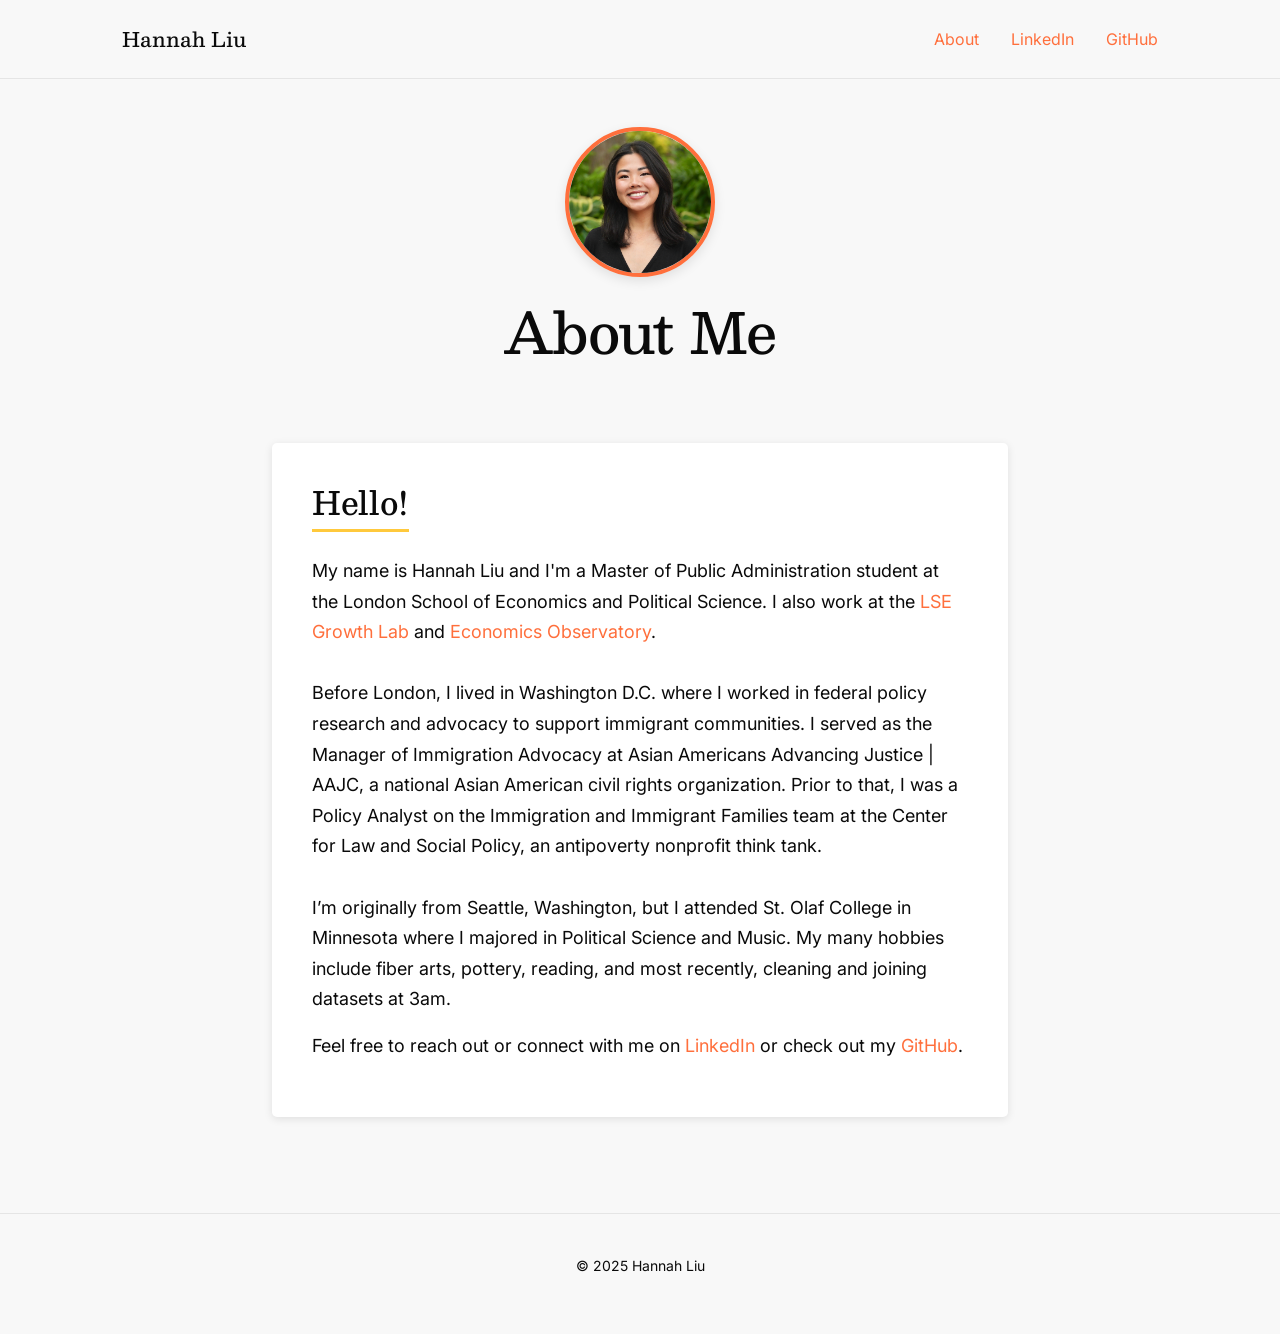
<file: aboutme.html>
<!DOCTYPE html>
<html lang="en">

<head>
    <meta charset="UTF-8">
    <meta name="viewport" content="width=device-width, initial-scale=1.0">
    <title>About Me | Hannah Liu</title>
    <link rel="shortcut icon" type="image/png" href="images/duck.png">

    <!-- Google Fonts -->
    <link rel="preconnect" href="https://fonts.googleapis.com">
    <link rel="preconnect" href="https://fonts.gstatic.com" crossorigin>
    <link
        href="https://fonts.googleapis.com/css2?family=Besley:wght@400;500;600&family=Inter:wght@400;500;600&display=swap"
        rel="stylesheet">

    <style>
        :root {
            --first-color: #155263;
            --second-color: #ff6f3c;
            --third-color: #ff9a3c;
            --fourth-color: #ffc93c;
            --neutral-dark: #0a0a0a;
            --neutral-gray: #6b6b6b;
            --neutral-light: #fafafa;
            --white: #ffffff;
        }

        * {
            margin: 0;
            padding: 0;
            box-sizing: border-box;
        }

        body {
            font-family: 'Inter', -apple-system, BlinkMacSystemFont, 'Segoe UI', sans-serif;
            -webkit-font-smoothing: antialiased;
            line-height: 1.5;
            color: var(--neutral-dark);
            background-color: #f8f8f8;
            animation: fadeIn 0.8s ease-in;
        }

        @keyframes fadeIn {
            from {
                opacity: 0;
            }

            to {
                opacity: 1;
            }
        }

        @keyframes slideUp {
            from {
                opacity: 0;
                transform: translateY(30px);
            }

            to {
                opacity: 1;
                transform: translateY(0);
            }
        }

        @keyframes scaleIn {
            from {
                opacity: 0;
                transform: scale(0.8);
            }

            to {
                opacity: 1;
                transform: scale(1);
            }
        }

        h1,
        h2,
        h3 {
            font-family: 'Besley', serif;
        }

        h1 {
            font-size: 3.5rem;
            font-weight: 500;
            line-height: 1.1;
            letter-spacing: -0.02em;
            margin-bottom: 1rem;
        }

        h2 {
            font-size: 2rem;
            font-weight: 500;
            line-height: 1.2;
            letter-spacing: -0.01em;
            margin-bottom: 1rem;
        }

        p {
            font-size: 1.125rem;
            line-height: 1.7;
            color: var(--neutral-dark);
            margin-bottom: 1rem;
        }

        a {
            color: var(--second-color);
            text-decoration: none;
            transition: opacity 0.2s ease;
        }

        a:hover {
            opacity: 0.6;
        }

        .container {
            max-width: 800px;
            margin: 0 auto;
            padding: 0 2rem;
        }

        header {
            padding: 1.5rem 0;
            border-bottom: 1px solid #e5e5e5;
        }

        nav {
            display: flex;
            justify-content: space-between;
            align-items: center;
            max-width: 1100px;
            margin: 0 auto;
            padding: 0 2rem;
        }

        .logo {
            font-size: 1.25rem;
            font-weight: 500;
            color: var(--neutral-dark);
            font-family: 'Besley', serif;
        }

        .nav-links {
            display: flex;
            gap: 2rem;
            font-size: 1rem;
        }

        .hero {
            padding: 3rem 0 2rem;
            text-align: center;
        }

        .profile-photo {
            width: 150px;
            height: 150px;
            border-radius: 50%;
            object-fit: cover;
            margin: 0 auto 1.5rem;
            display: block;
            border: 4px solid var(--second-color);
            box-shadow: 0 4px 12px rgba(0, 0, 0, 0.1);
            animation: scaleIn 0.6s ease-out;
        }

        .hero h1 {
            animation: slideUp 0.8s ease-out 0.2s backwards;
        }

        .content {
            padding: 2rem 0 4rem;
            animation: slideUp 0.8s ease-out 0.4s backwards;
        }

        .content-section {
            background-color: var(--white);
            border-radius: 5px;
            padding: 2.5rem;
            margin-bottom: 2rem;
            box-shadow: 0 2px 8px rgba(0, 0, 0, 0.1);
        }

        .content-section h2 {
            color: var(--neutral-dark);
            margin-bottom: 1.5rem;
            border-bottom: 3px solid var(--fourth-color);
            padding-bottom: 0.5rem;
            display: inline-block;
        }

        .skills-list {
            display: flex;
            flex-wrap: wrap;
            gap: 0.75rem;
            margin-top: 1rem;
        }


        footer {
            padding: 2.5rem 0;
            border-top: 1px solid #e5e5e5;
            text-align: center;
        }

        footer p {
            font-size: 0.875rem;
        }

        @media (max-width: 768px) {
            h1 {
                font-size: 2.5rem;
            }

            h2 {
                font-size: 1.5rem;
            }

            .container,
            nav {
                padding: 0 1.5rem;
            }

            .hero {
                padding: 2rem 0 1.5rem;
            }

            .content-section {
                padding: 2rem;
            }

            .nav-links {
                gap: 1rem;
                font-size: 0.9rem;
            }
        }
    </style>
</head>

<body>
    <header>
        <nav>
            <a href="https://hannahjliu.com/" class="logo">Hannah Liu</a>
            <div class="nav-links">
                <a href="https://hannahjliu.com/aboutme">About</a>
                <a href="https://www.linkedin.com/in/hannahjliu/">LinkedIn</a>
                <a href="https://github.com/hannahjliu">GitHub</a>
            </div>
        </nav>
    </header>

    <div class="hero">
        <div class="container">
            <img src="images/profile.png" alt="Hannah Liu" class="profile-photo">
            <h1>About Me</h1>
        </div>
    </div>

    <div class="container">
        <div class="content">
            <div class="content-section">
                <h2>Hello!</h2>
                <p>
                    My name is Hannah Liu and I'm a Master of Public Administration student at the London School of
                    Economics and Political Science. I also work at the <a
                        href="https://www.lse.ac.uk/school-of-public-policy/research/lse-growth-lab">LSE Growth Lab</a> and <a
                        href="https://www.economicsobservatory.com/explore">Economics Observatory</a>.
                    </br></br>
                    Before London, I lived in Washington D.C. where I worked in federal policy research and advocacy to
                    support immigrant communities.
                    I served as the Manager of Immigration Advocacy at Asian Americans Advancing Justice | AAJC, a
                    national Asian American civil rights organization. Prior to that, I was a Policy Analyst on the
                    Immigration and Immigrant Families team at the Center for Law and Social Policy, an antipoverty
                    nonprofit think tank.
                    </br></br>
                    I’m originally from Seattle, Washington, but I attended St. Olaf College in Minnesota where I
                    majored in Political Science and Music. My many hobbies include fiber arts, pottery, reading, and
                    most recently,
                    cleaning and joining datasets at 3am.
                <p>
                    Feel free to reach out or connect with me on <a
                        href="https://www.linkedin.com/in/hannahjliu/">LinkedIn</a> or check out my <a
                        href="https://github.com/hannahjliu">GitHub</a>.
                </p>
                </p>
            </div>
        </div>
    </div>

    <footer>
        <div class="container">
            <p>© 2025 Hannah Liu</p>
        </div>
    </footer>
</body>

</html>
</file>
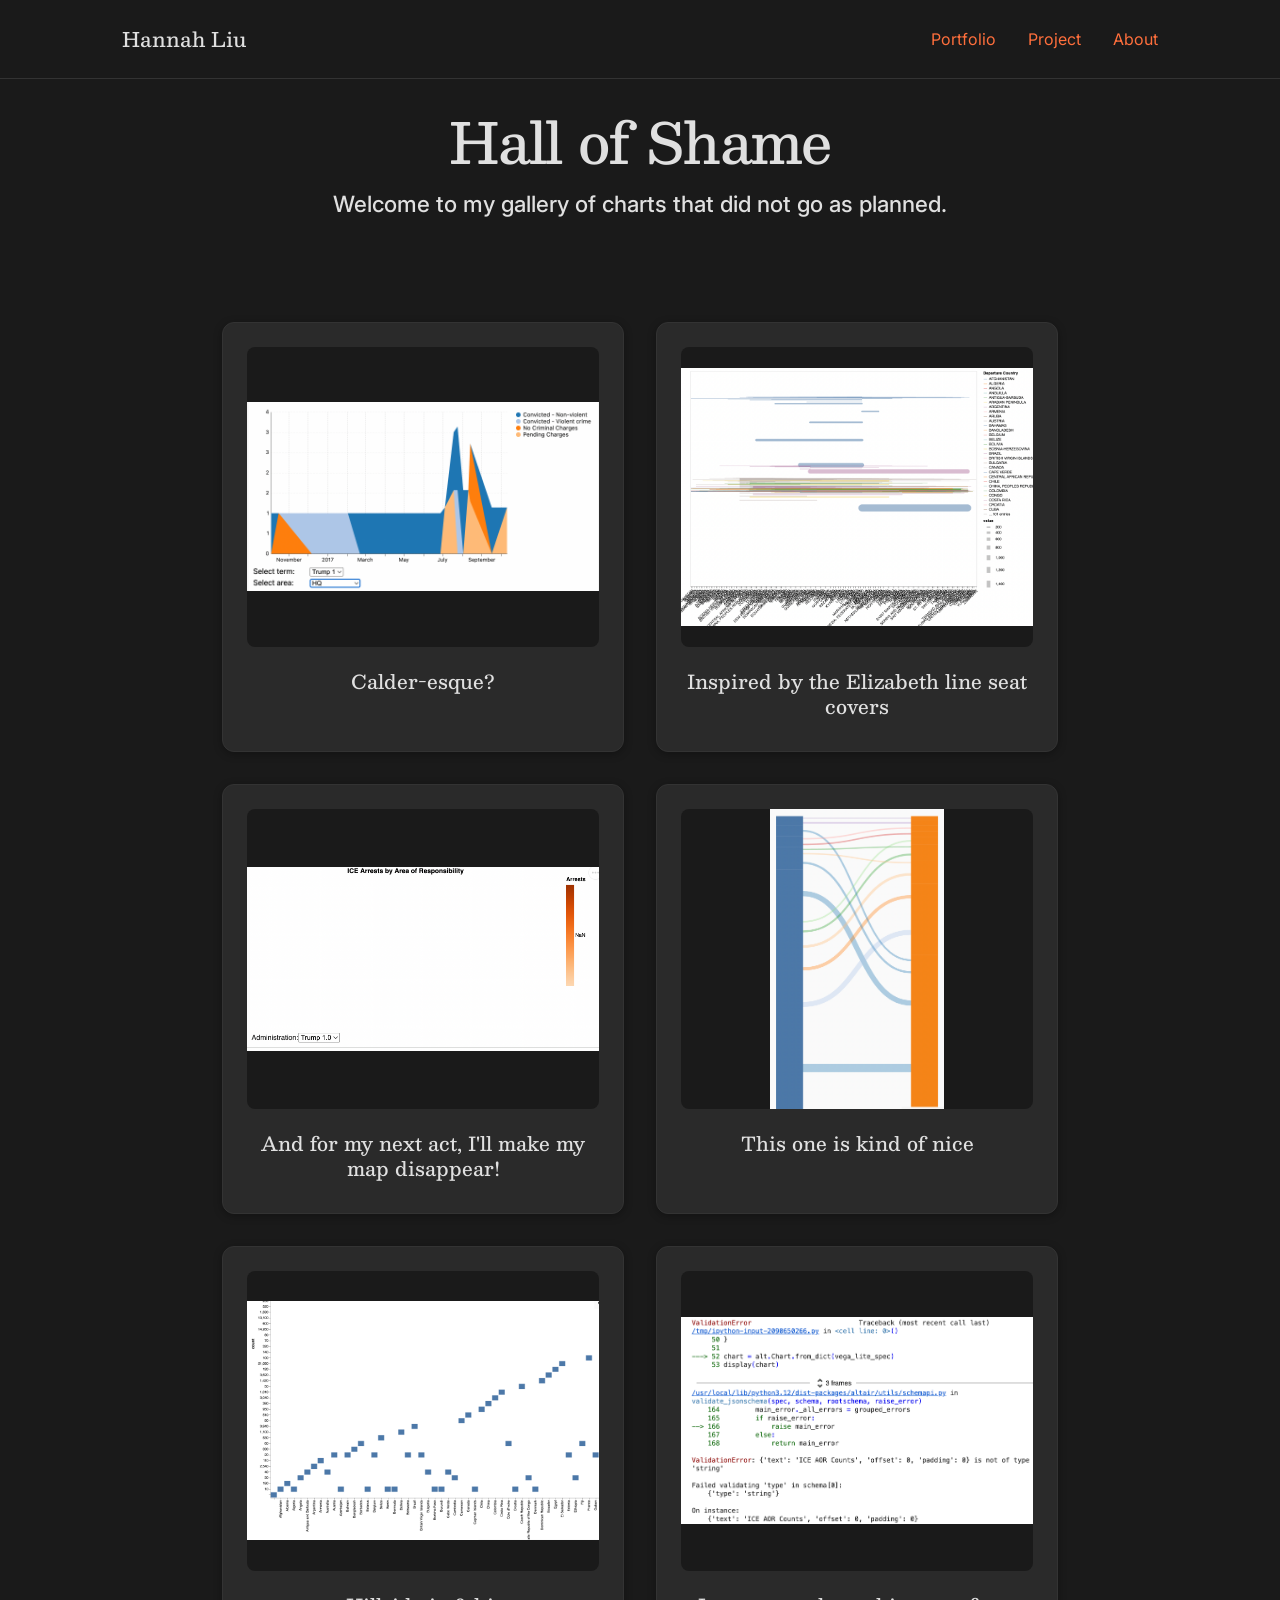
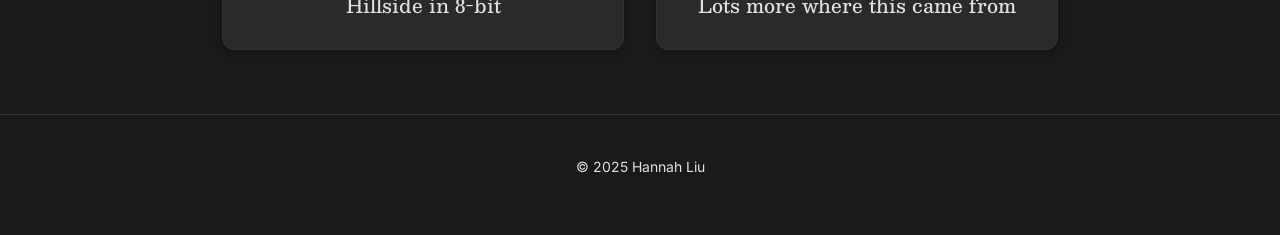
<file: hallofshame.html>
<!DOCTYPE html>
<html lang="en">

<head>
    <meta charset="UTF-8">
    <meta name="viewport" content="width=device-width, initial-scale=1.0">
    <title>Hall of Shame | Hannah Liu</title>
        <link rel="shortcut icon" type="image/png" href="images/duck.png">
    <link rel="preconnect" href="https://fonts.googleapis.com">
    <link rel="preconnect" href="https://fonts.gstatic.com" crossorigin>
    <link href="https://fonts.googleapis.com/css2?family=Besley:wght@400;500;600&family=Inter:wght@400;500;600&display=swap" rel="stylesheet">
    <link rel="stylesheet" type="text/css" href="custom1.css">

    <style>
        body {
            background-color: #1a1a1a;
            color: #e0e0e0;
        }

        header {
            background-color: #1a1a1a;
            border-bottom: 1px solid #333;
        }

        .logo a {
            color: #e0e0e0 !important;
        }

        .nav-links a {
            color: #ff6f3c;
        }

        .nav-links a:hover {
            color: #ff9a3c;
        }

        .hero {
            background-color: #1a1a1a;
        }

        .hero h1, .hero h3 {
            color: #e0e0e0;
        }

        .chart-grid {
            display: grid;
            grid-template-columns: repeat(auto-fit, minmax(350px, 1fr));
            gap: 2rem;
            margin-top: 2rem;
        }

        .chart-card {
            background-color: #2a2a2a;
            border-radius: 12px;
            padding: 1.5rem;
            box-shadow: 0 2px 8px rgba(0, 0, 0, 0.3);
            transition: transform 0.2s ease, box-shadow 0.2s ease;
            border: 1px solid #333;
        }

        .chart-card:hover {
            transform: translateY(-4px);
            box-shadow: 0 8px 24px rgba(0, 0, 0, 0.5);
            border-color: #ff6f3c;
        }

        .chart-image {
            width: 100%;
            height: 300px;
            object-fit: contain;
            border-radius: 8px;
            background-color: #1a1a1a;
            margin-bottom: 1rem;
        }

        .chart-title {
            font-family: 'Besley', serif;
            font-size: 1.2rem;
            font-weight: 500;
            color: #e0e0e0;
            text-align: center;
        }

        .intro-text {
            max-width: 700px;
            margin: 0 auto 3rem;
            text-align: center;
        }

        footer {
            background-color: #1a1a1a;
            border-top: 1px solid #333;
        }

        footer p {
            color: #e0e0e0;
        }

        .loading-screen {
            background-color: #1a1a1a;
        }

        .loading-text {
            color: #e0e0e0;
        }

        .loading-spinner {
            border-top-color: #ff6f3c;
        }

        .section {
            padding: 2rem 0;
        }
    </style>
</head>

<body>
    <!-- Loading Screen -->
    <div class="loading-screen" id="loadingScreen">
        <div class="loading-spinner"></div>
        <div class="loading-text">Loading...</div>
    </div>

    <header>
        <nav>
            <div class="logo">
                <a href="https://hannahjliu.github.io/" style="color: #e0e0e0; text-decoration: none;">Hannah Liu</a>
            </div>
            <div class="nav-links">
                <a href="https://hannahjliu.com/portfolio">Portfolio</a>
                <a href="https://hannahjliu.com/project">Project</a>
                <a href="https://hannahjliu.com/aboutme">About</a>
            </div>
        </nav>
    </header>

    <div class="hero">
        <div class="container">
            <h1>Hall of Shame</h1>
            <h3> Welcome to my gallery of charts that did not go as planned.</h3>
        </div>
    </div>

    <div class="container">

        <section class="section">
            <div class="chart-grid">
                <!-- Chart Card 1 -->
                <div class="chart-card">
                    <img src="images/bad charts/chart1.png" alt="Bad chart example" class="chart-image">
                    <h3 class="chart-title">Calder-esque?</h3>
                </div>

                <!-- Chart Card 2 -->
                <div class="chart-card">
                    <img src="images/bad charts/chart2.png" alt="Bad chart example" class="chart-image">
                    <h3 class="chart-title">Inspired by the Elizabeth line seat covers</h3>
                </div>

                <!-- Chart Card 3 -->
                <div class="chart-card">
                    <img src="images/bad charts/chart5.png" alt="Bad chart example" class="chart-image">
                    <h3 class="chart-title">And for my next act, I'll make my map disappear!</h3>
                </div>

                <!-- Chart Card 4 -->
                <div class="chart-card">
                    <img src="images/bad charts/chart3.png" alt="Bad chart example" class="chart-image">
                    <h3 class="chart-title">This one is kind of nice</h3>
                </div>

                <!-- Chart Card 5 -->
                <div class="chart-card">
                    <img src="images/bad charts/blue.png" alt="Bad chart example" class="chart-image">
                    <h3 class="chart-title">Hillside in 8-bit</h3>
                </div>

                <!-- Chart Card 6 -->
                <div class="chart-card">
                    <img src="images/bad charts/chart4.png" alt="Bad chart example" class="chart-image">
                    <h3 class="chart-title">Lots more where this came from</h3>
                </div>

                <!-- Add more chart cards as needed -->
            </div>
        </section>
    </div>

    <footer>
        <div class="container">
            <p>© 2025 Hannah Liu</p>
        </div>
    </footer>

    <script>
        // Hide loading screen when page is fully loaded
        window.addEventListener('load', function() {
            setTimeout(function() {
                const loadingScreen = document.getElementById('loadingScreen');
                loadingScreen.style.opacity = '0';
                setTimeout(function() {
                    loadingScreen.style.display = 'none';
                }, 500);
            }, 800);
        });
    </script>
</body>

</html>
</file>
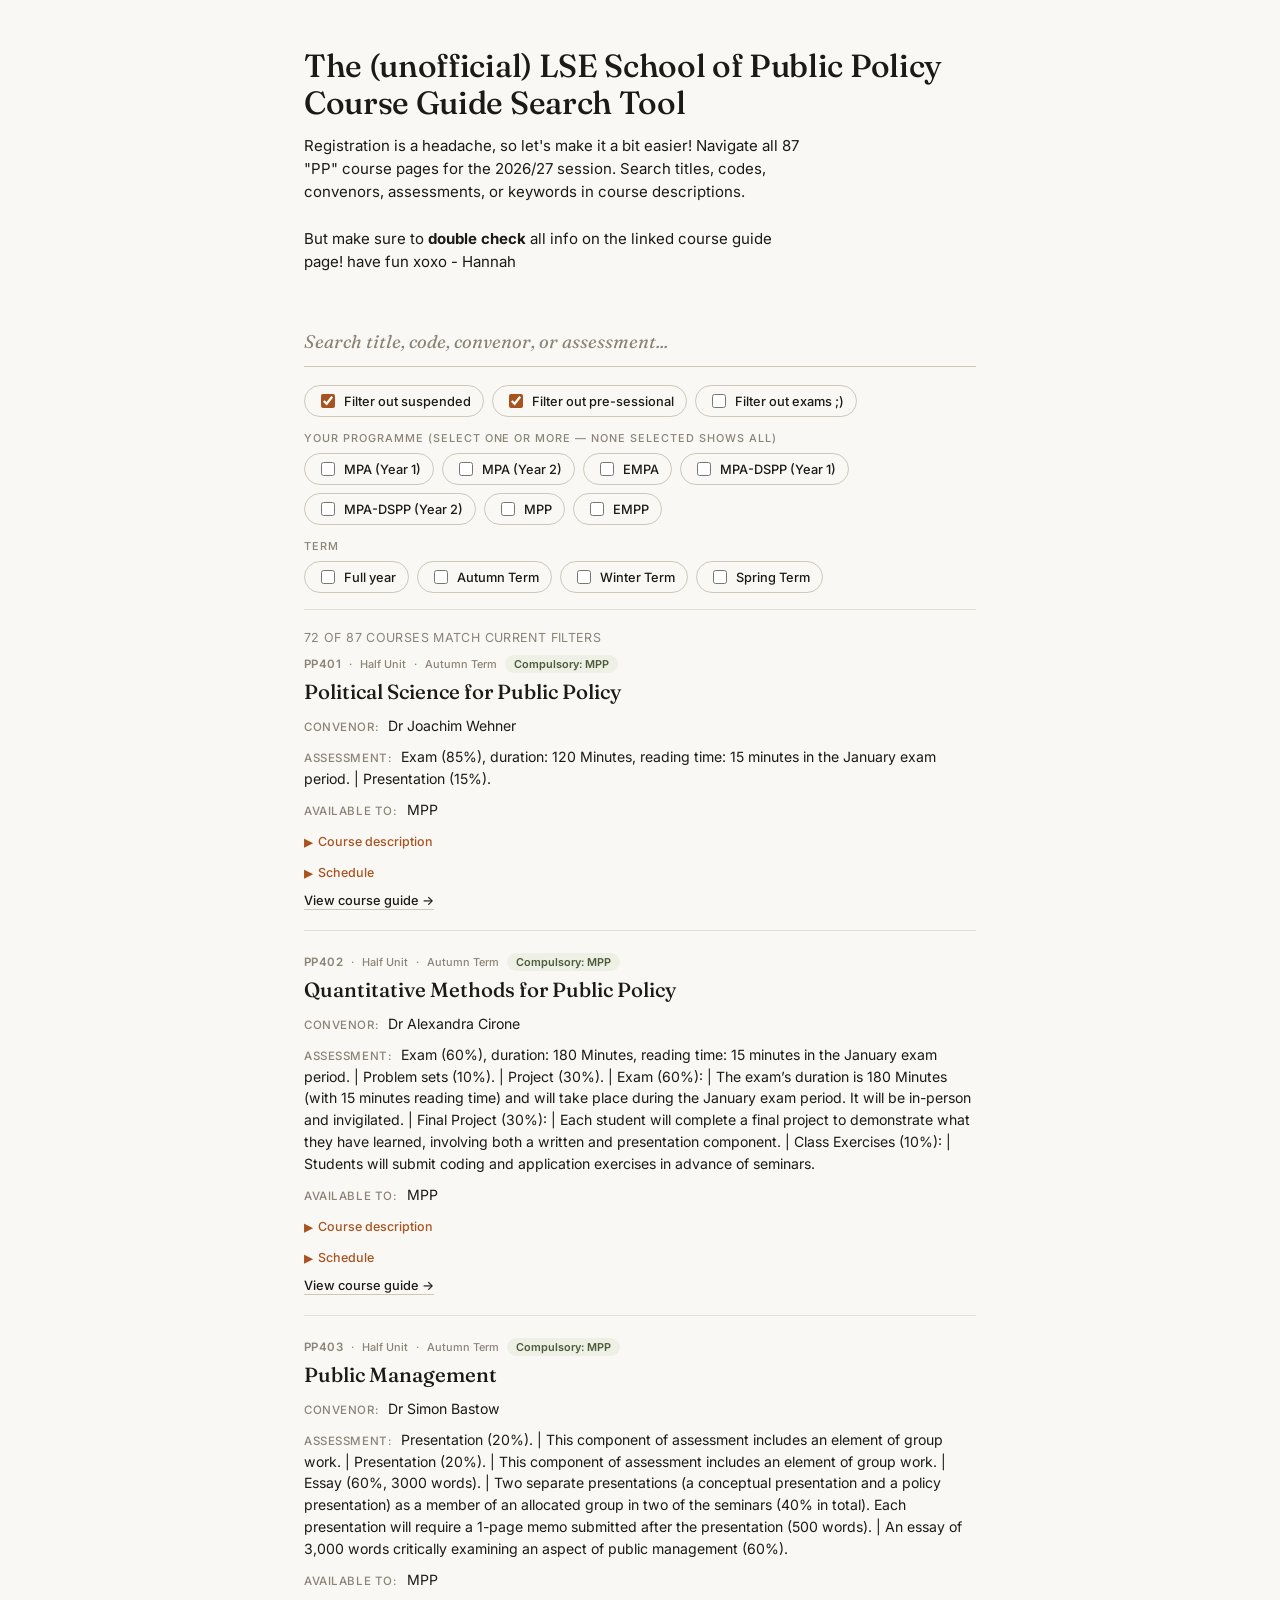
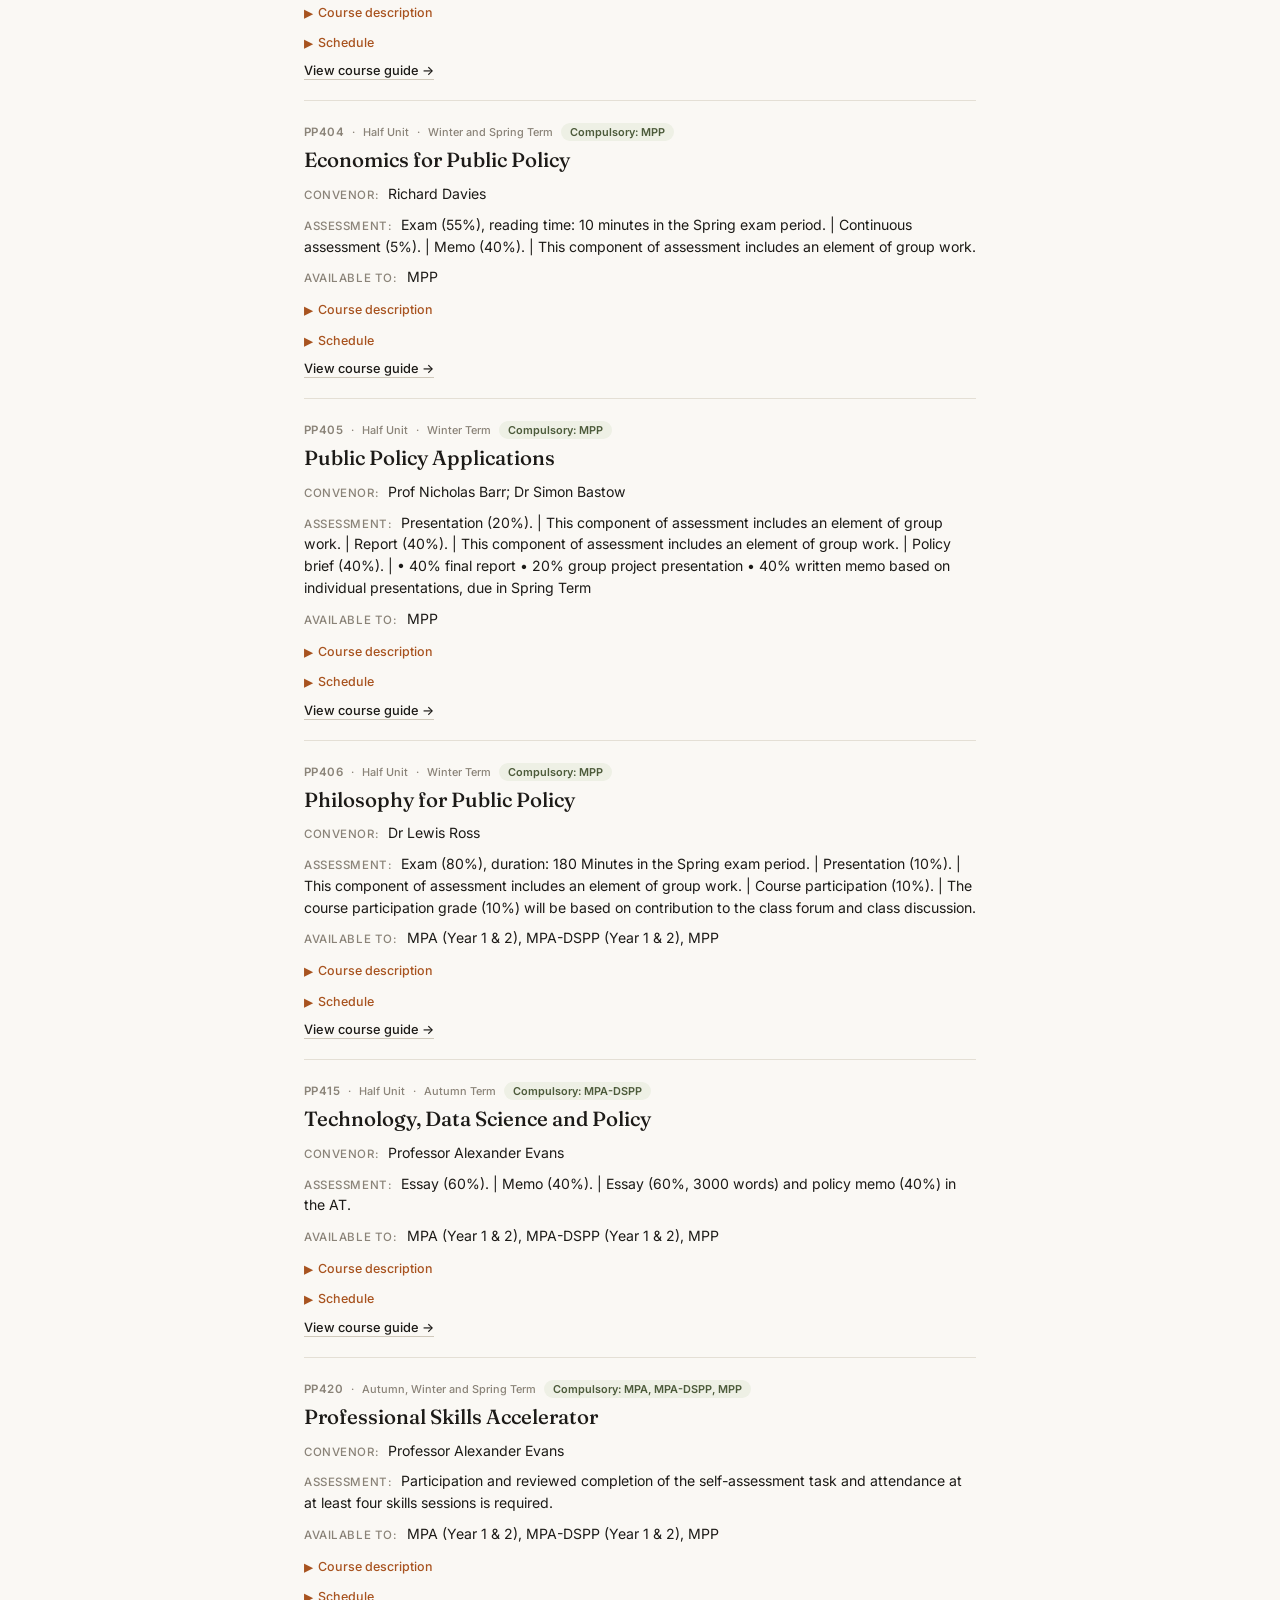
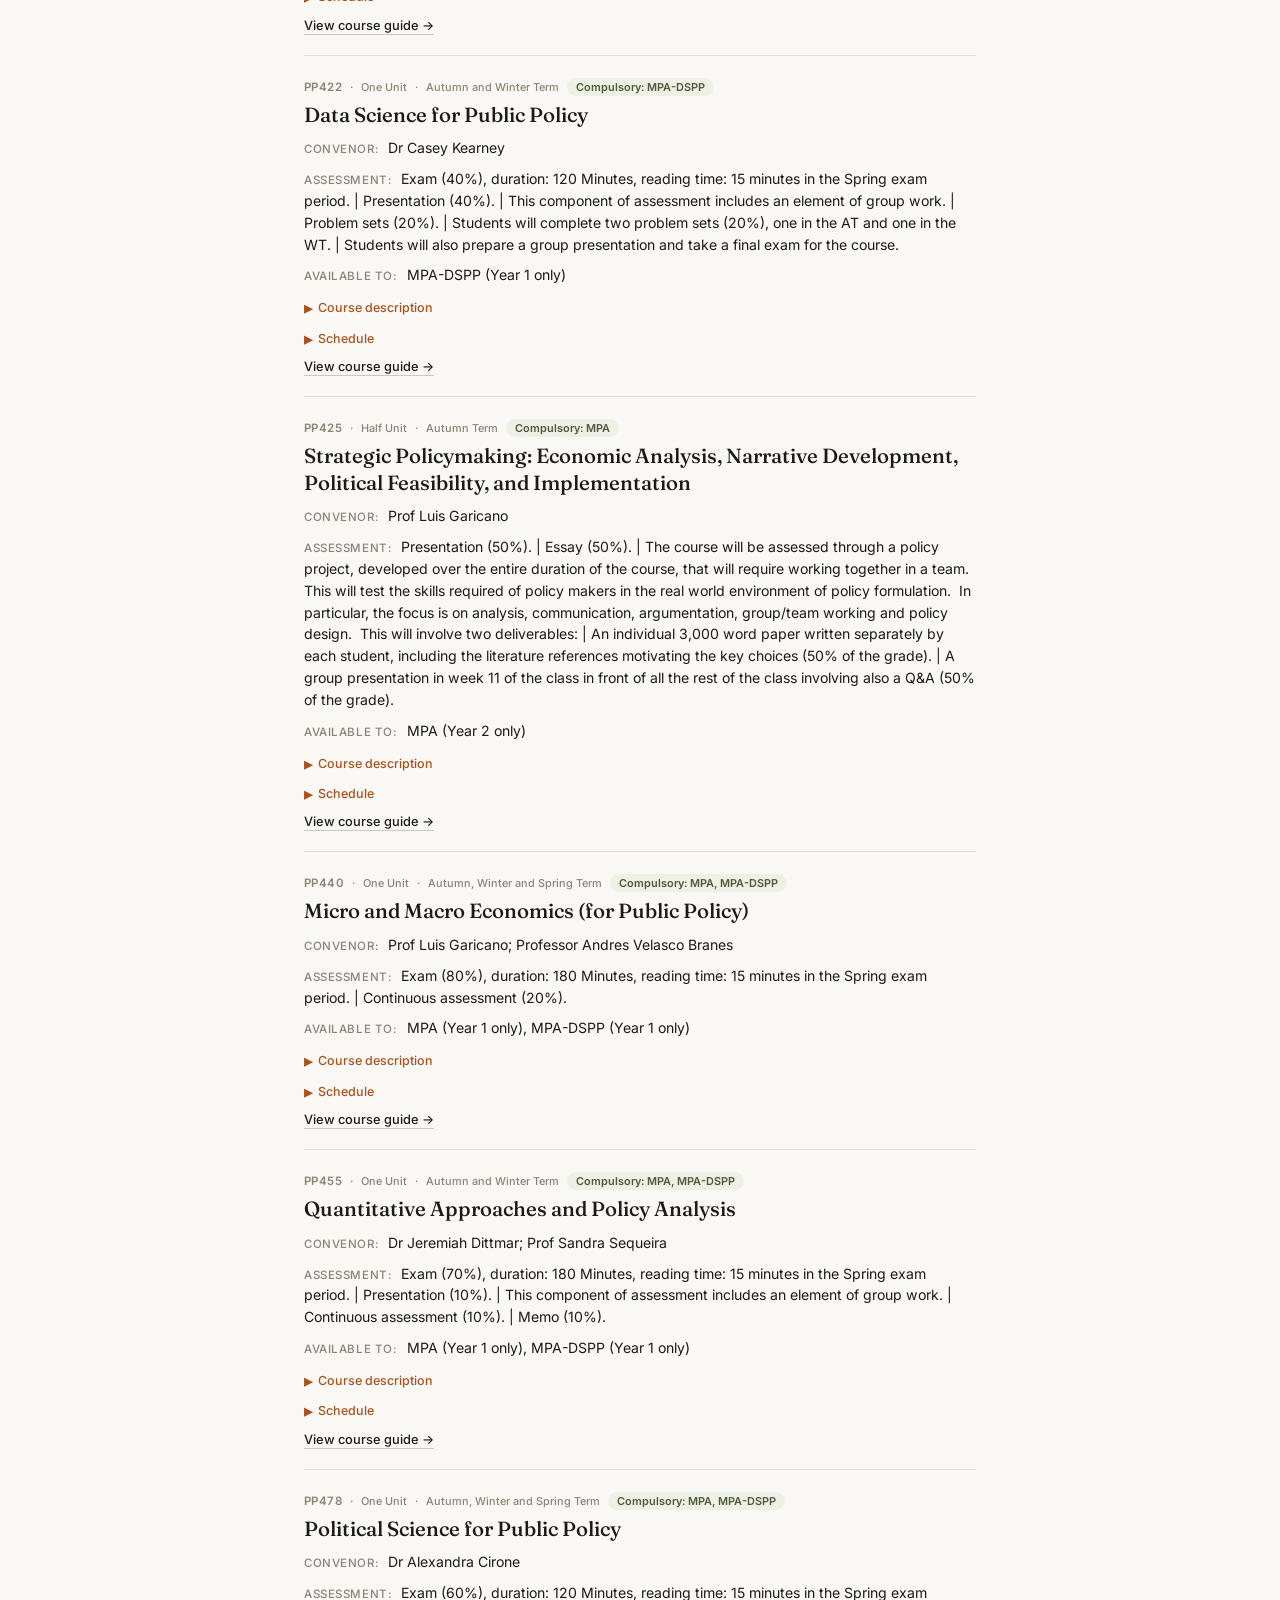
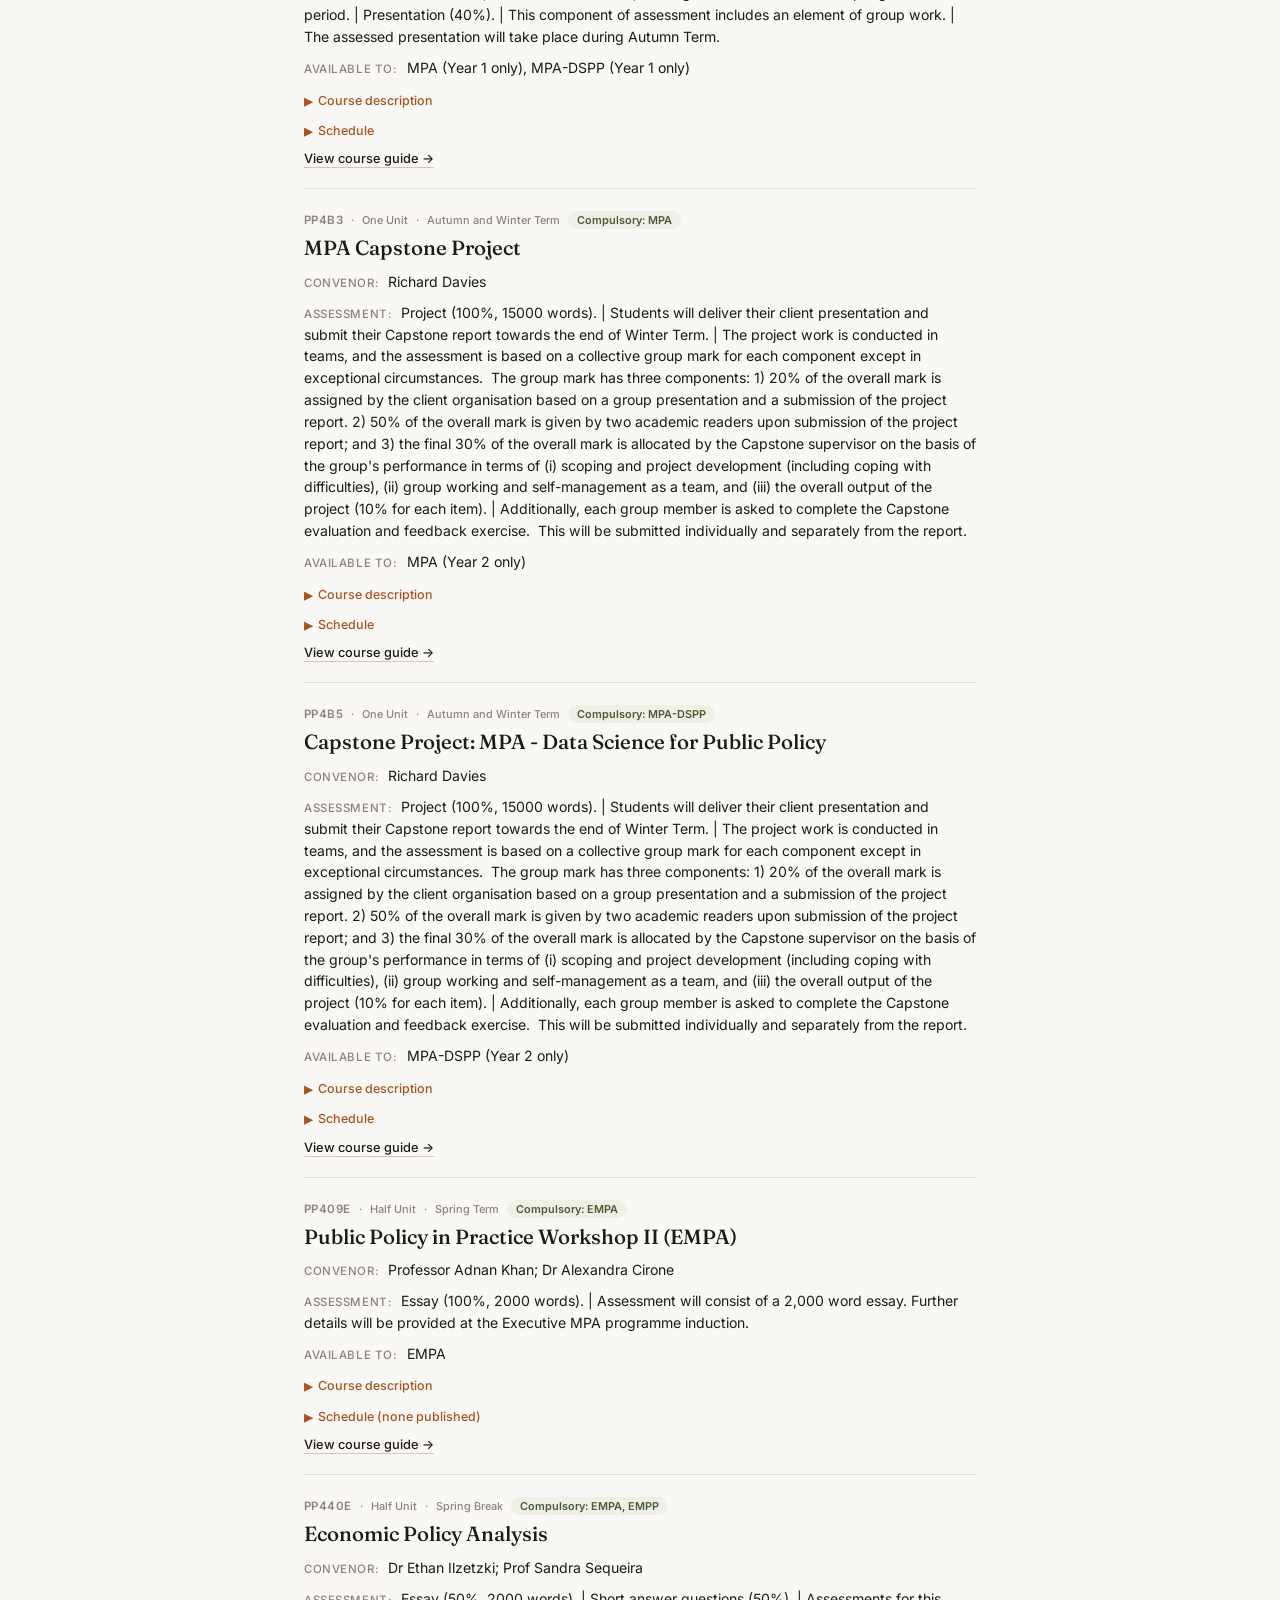
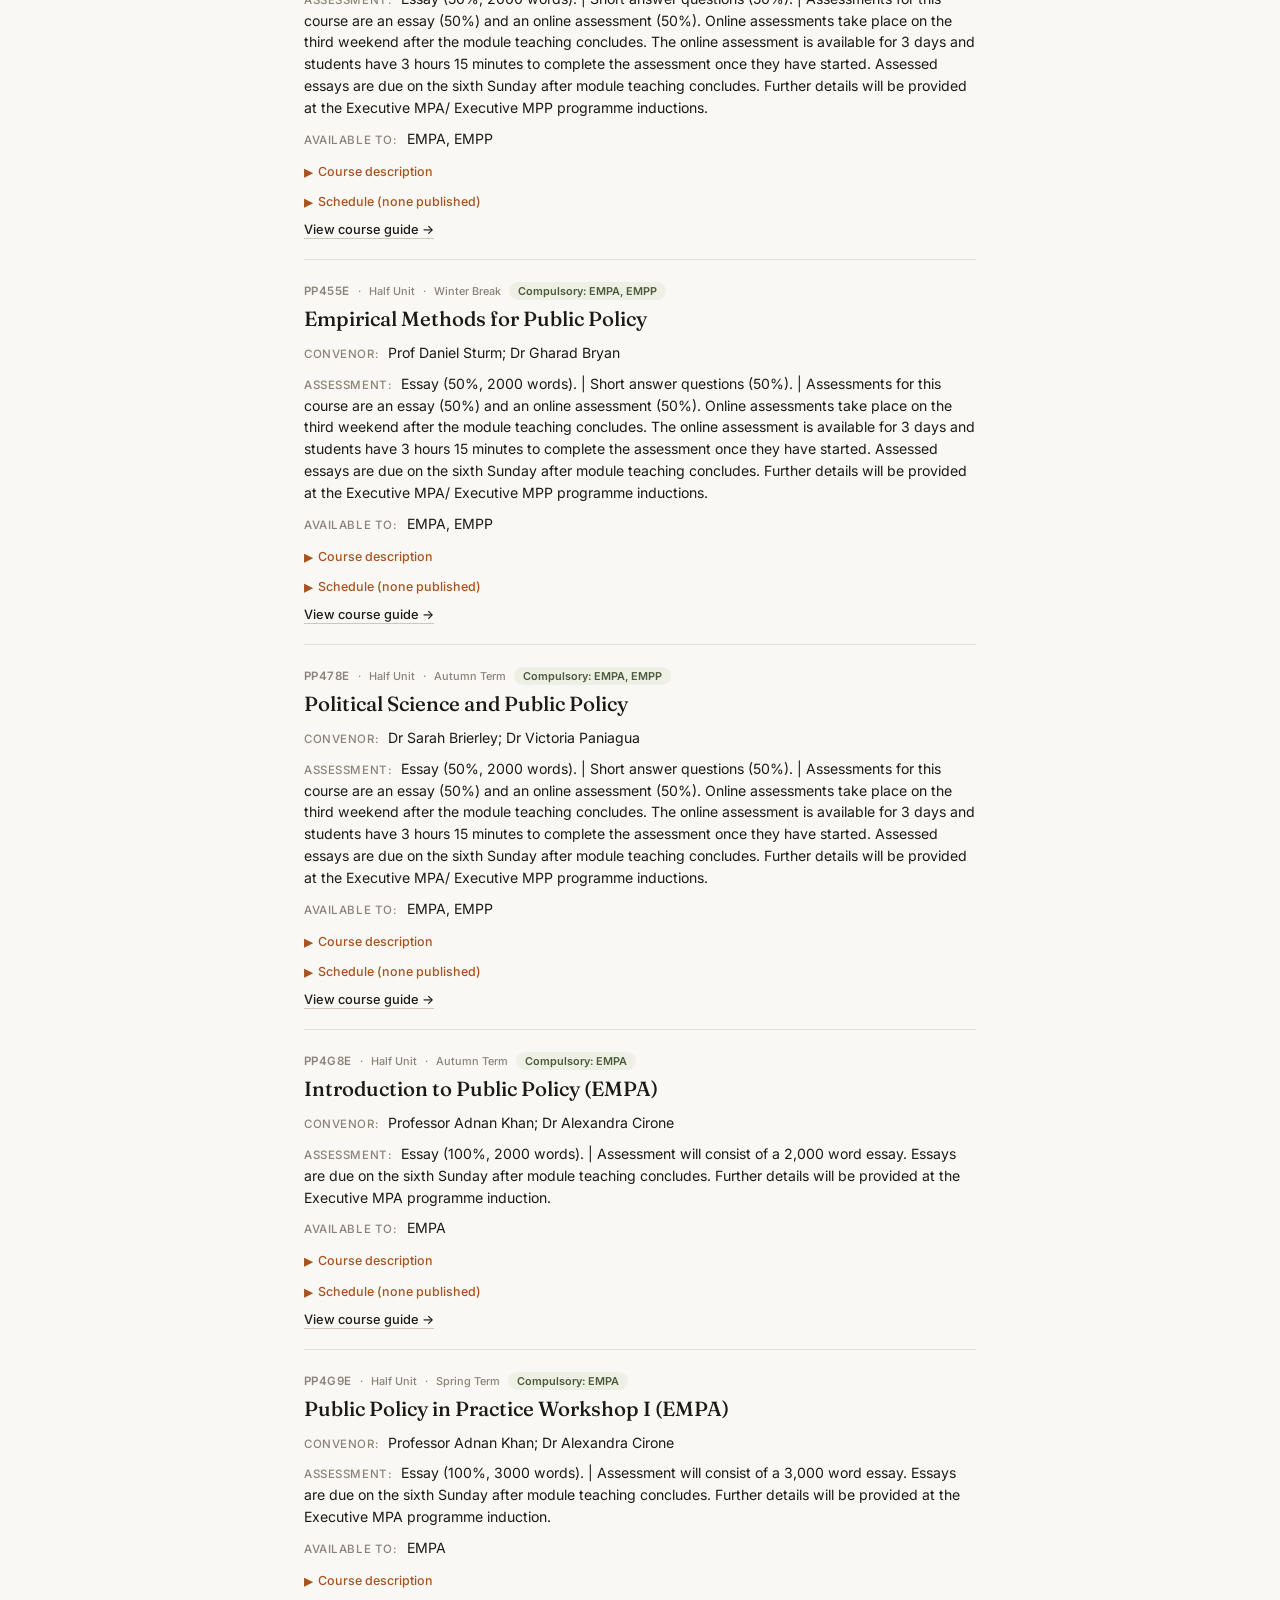
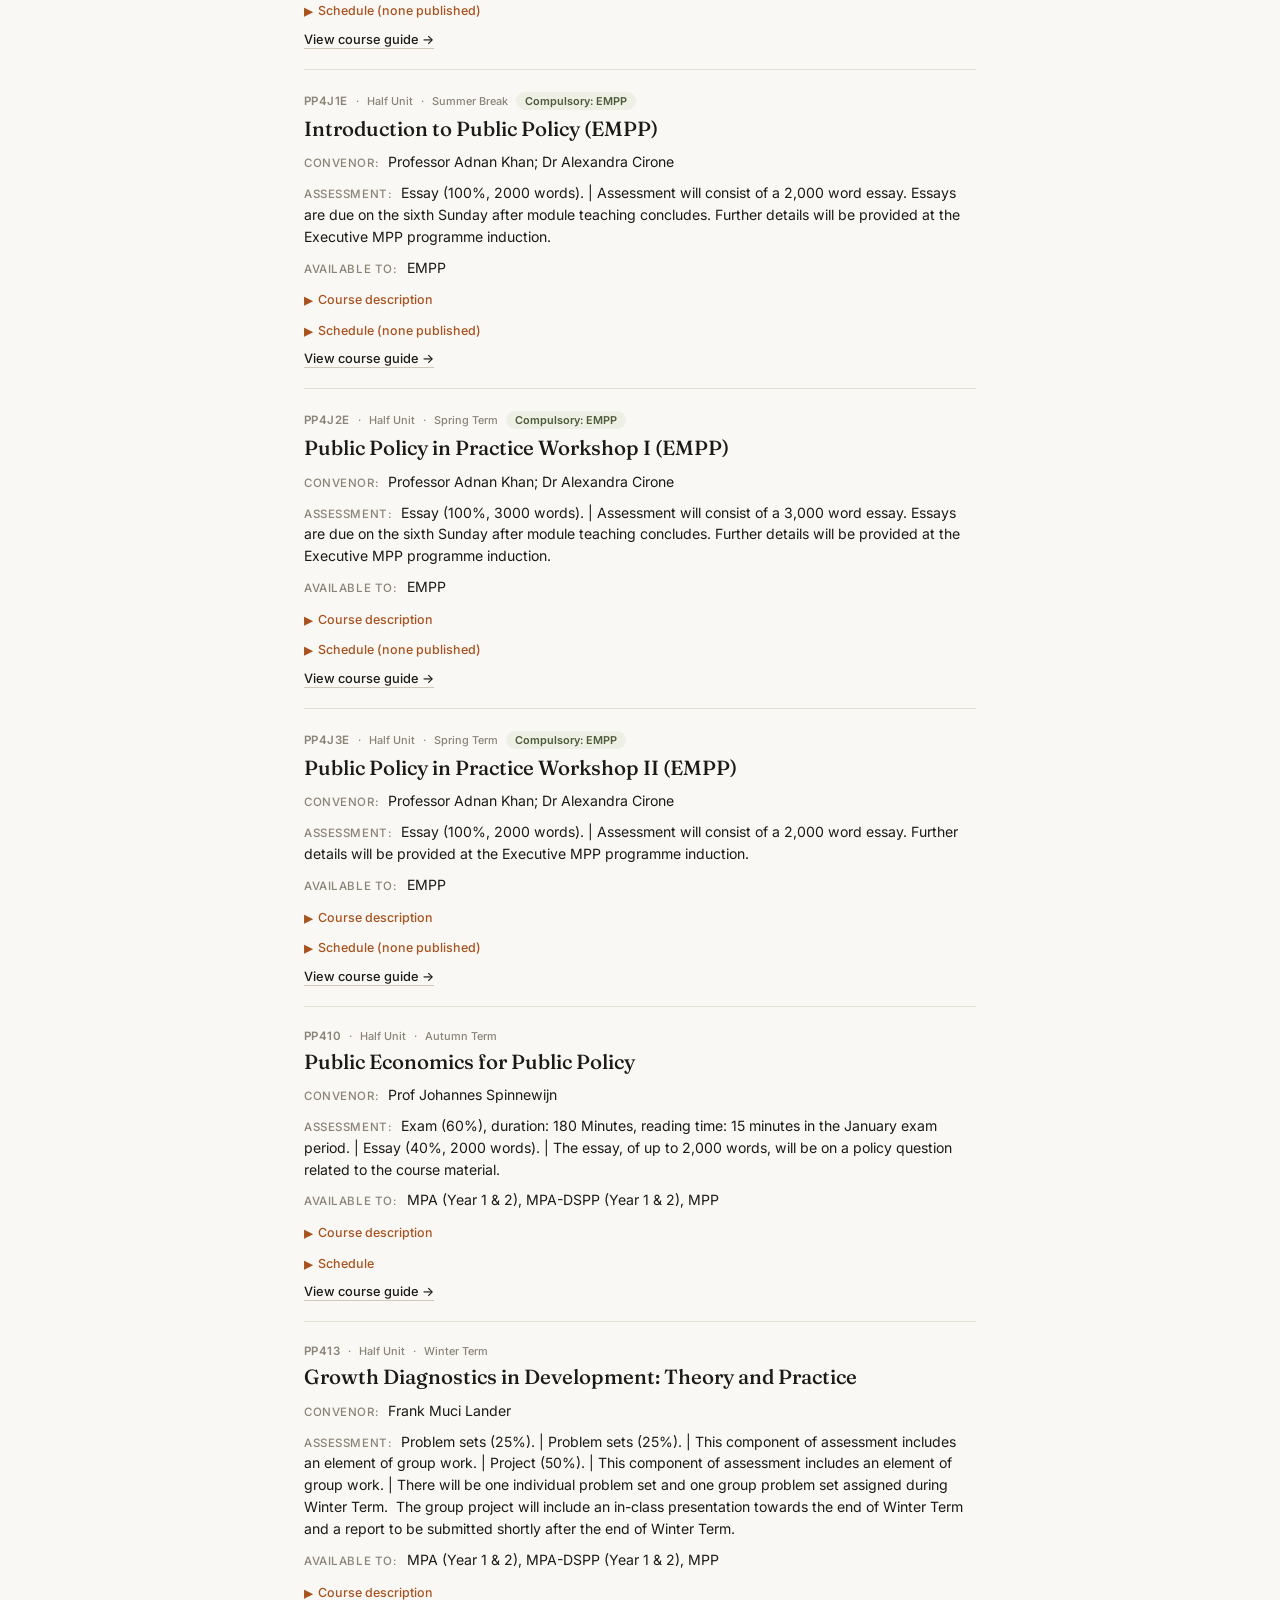
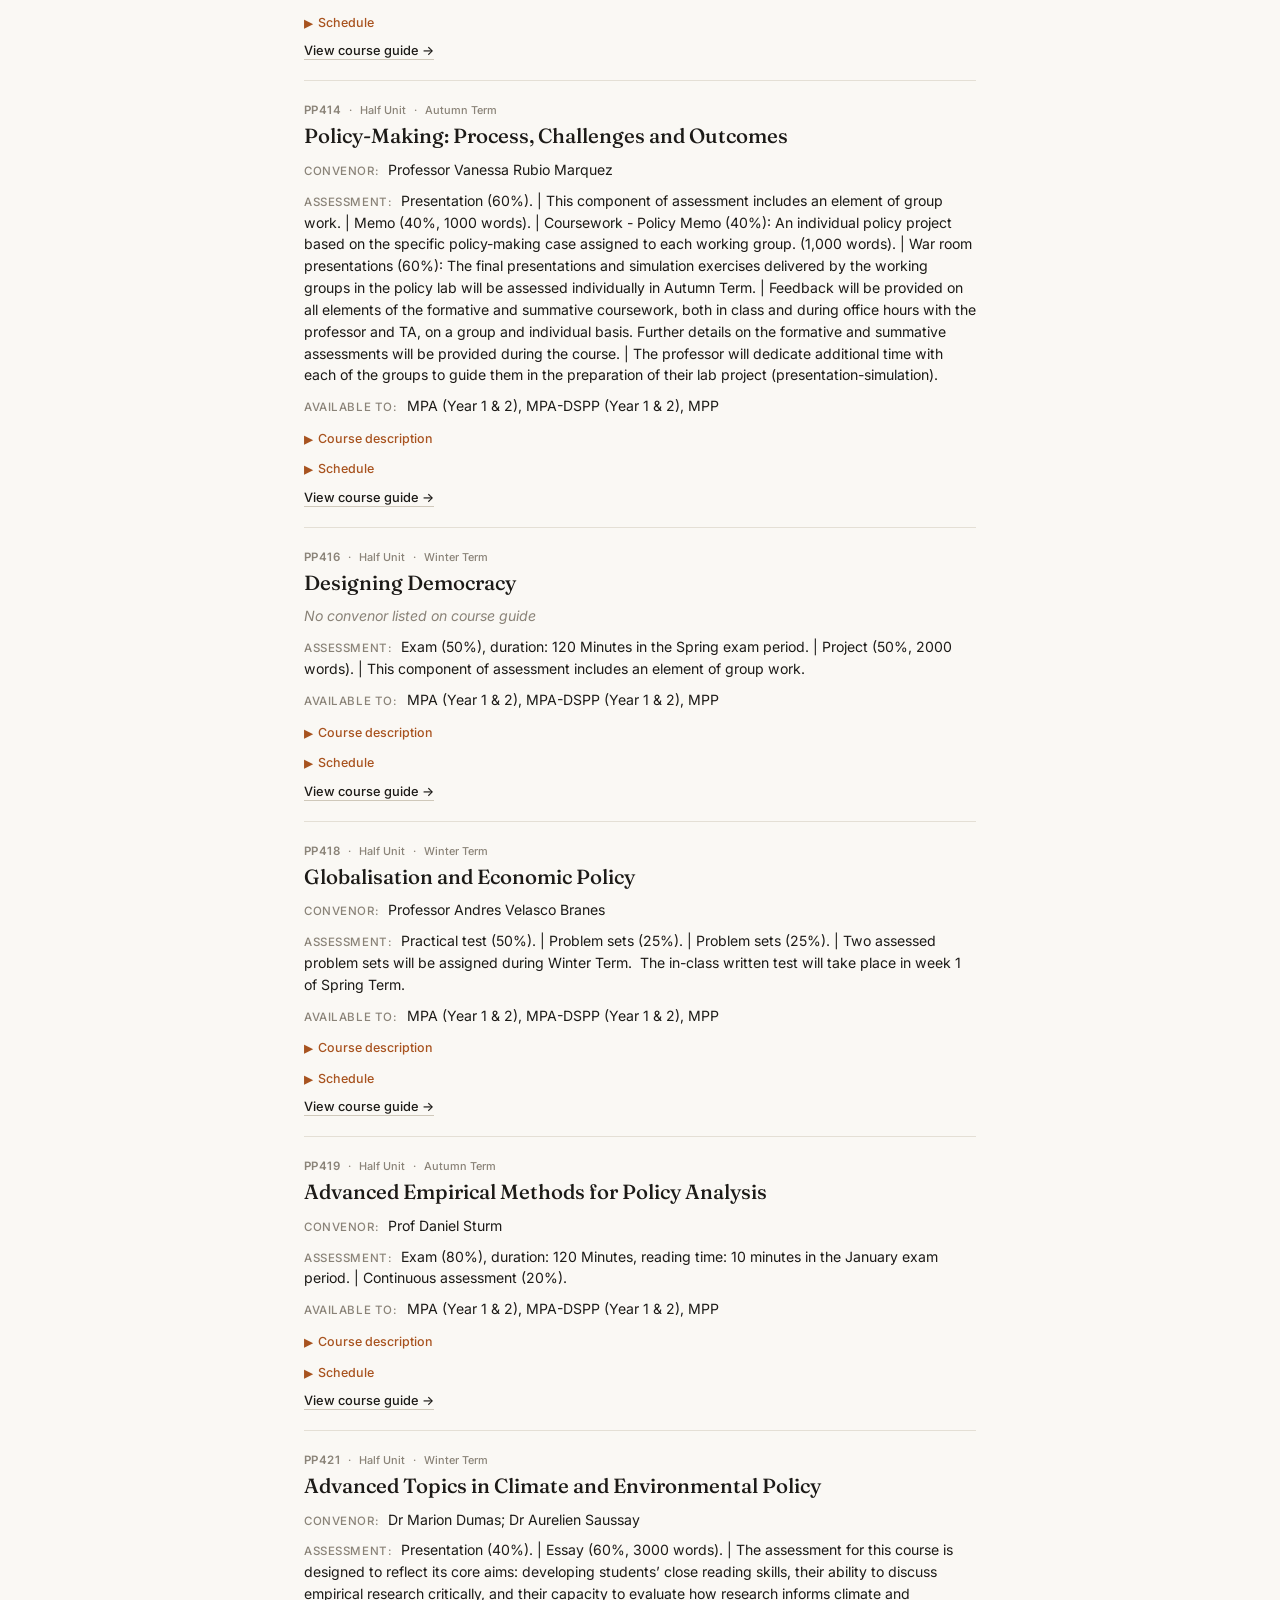
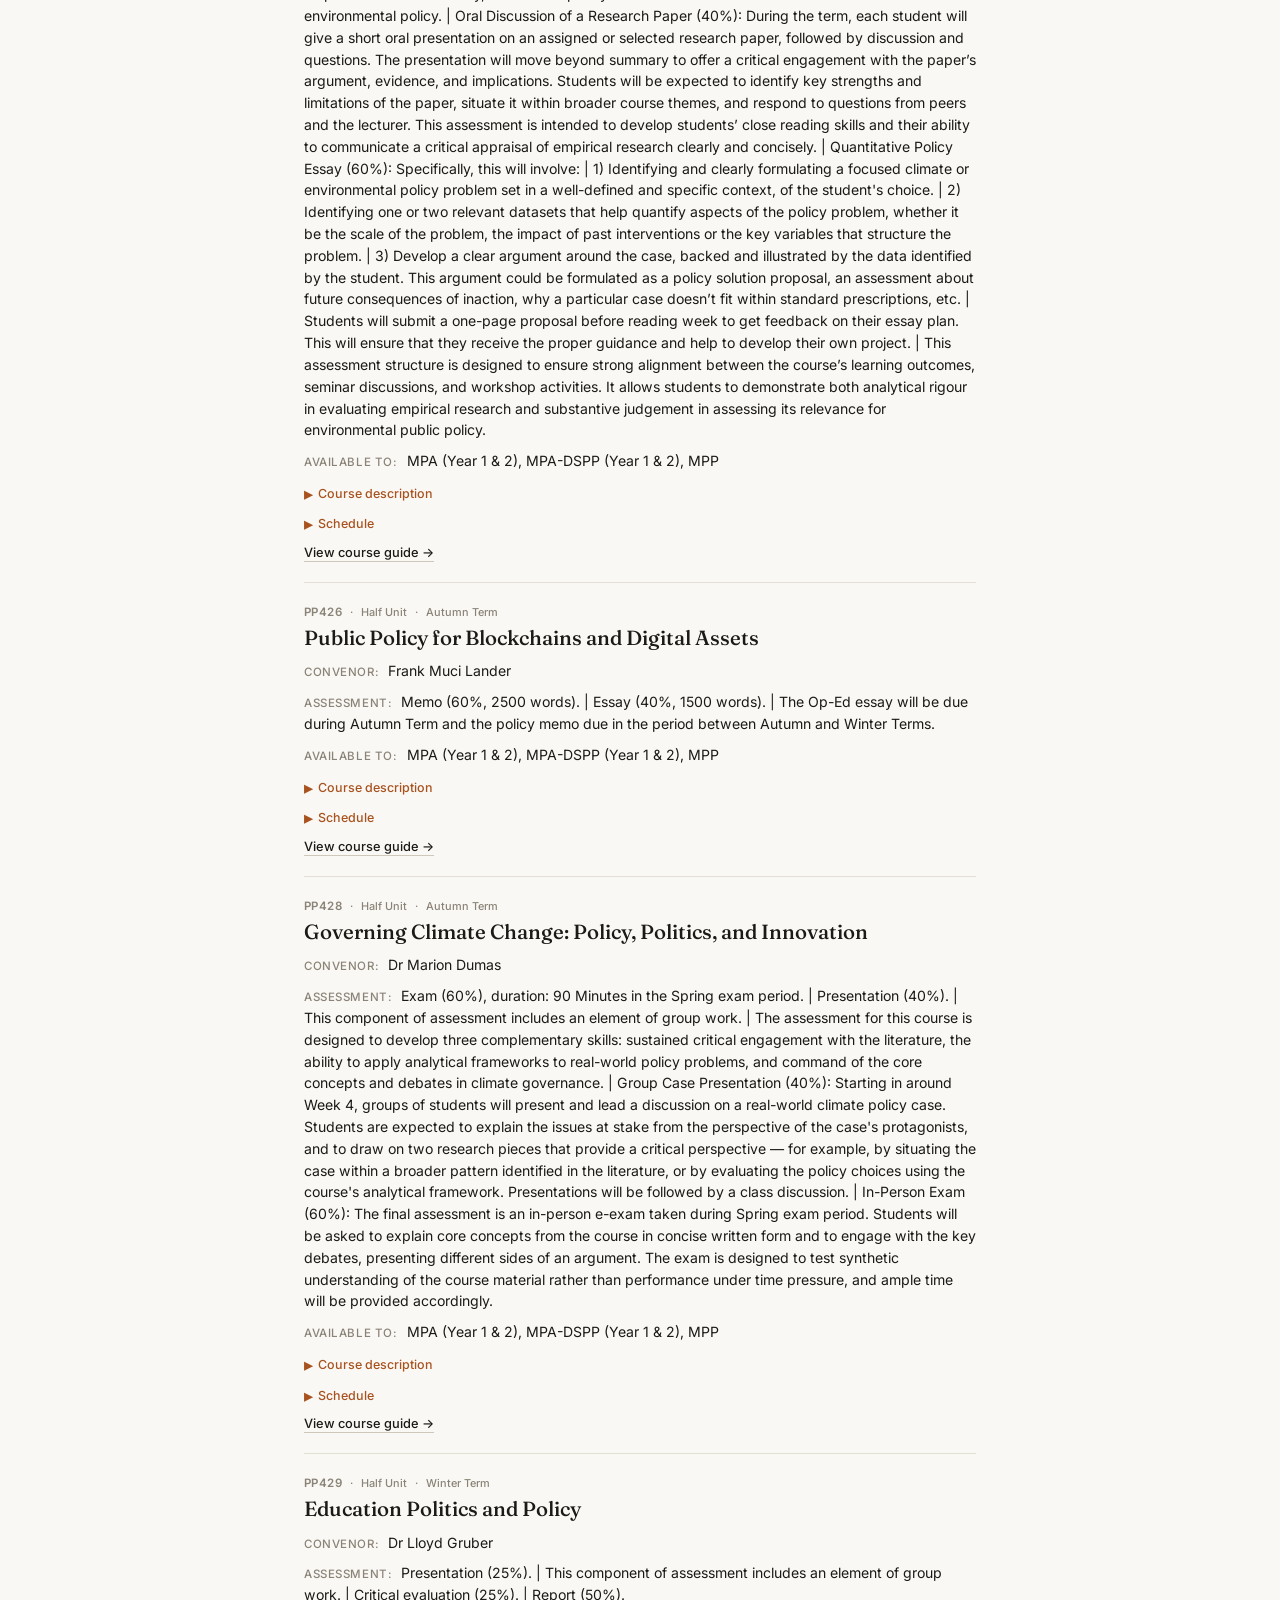
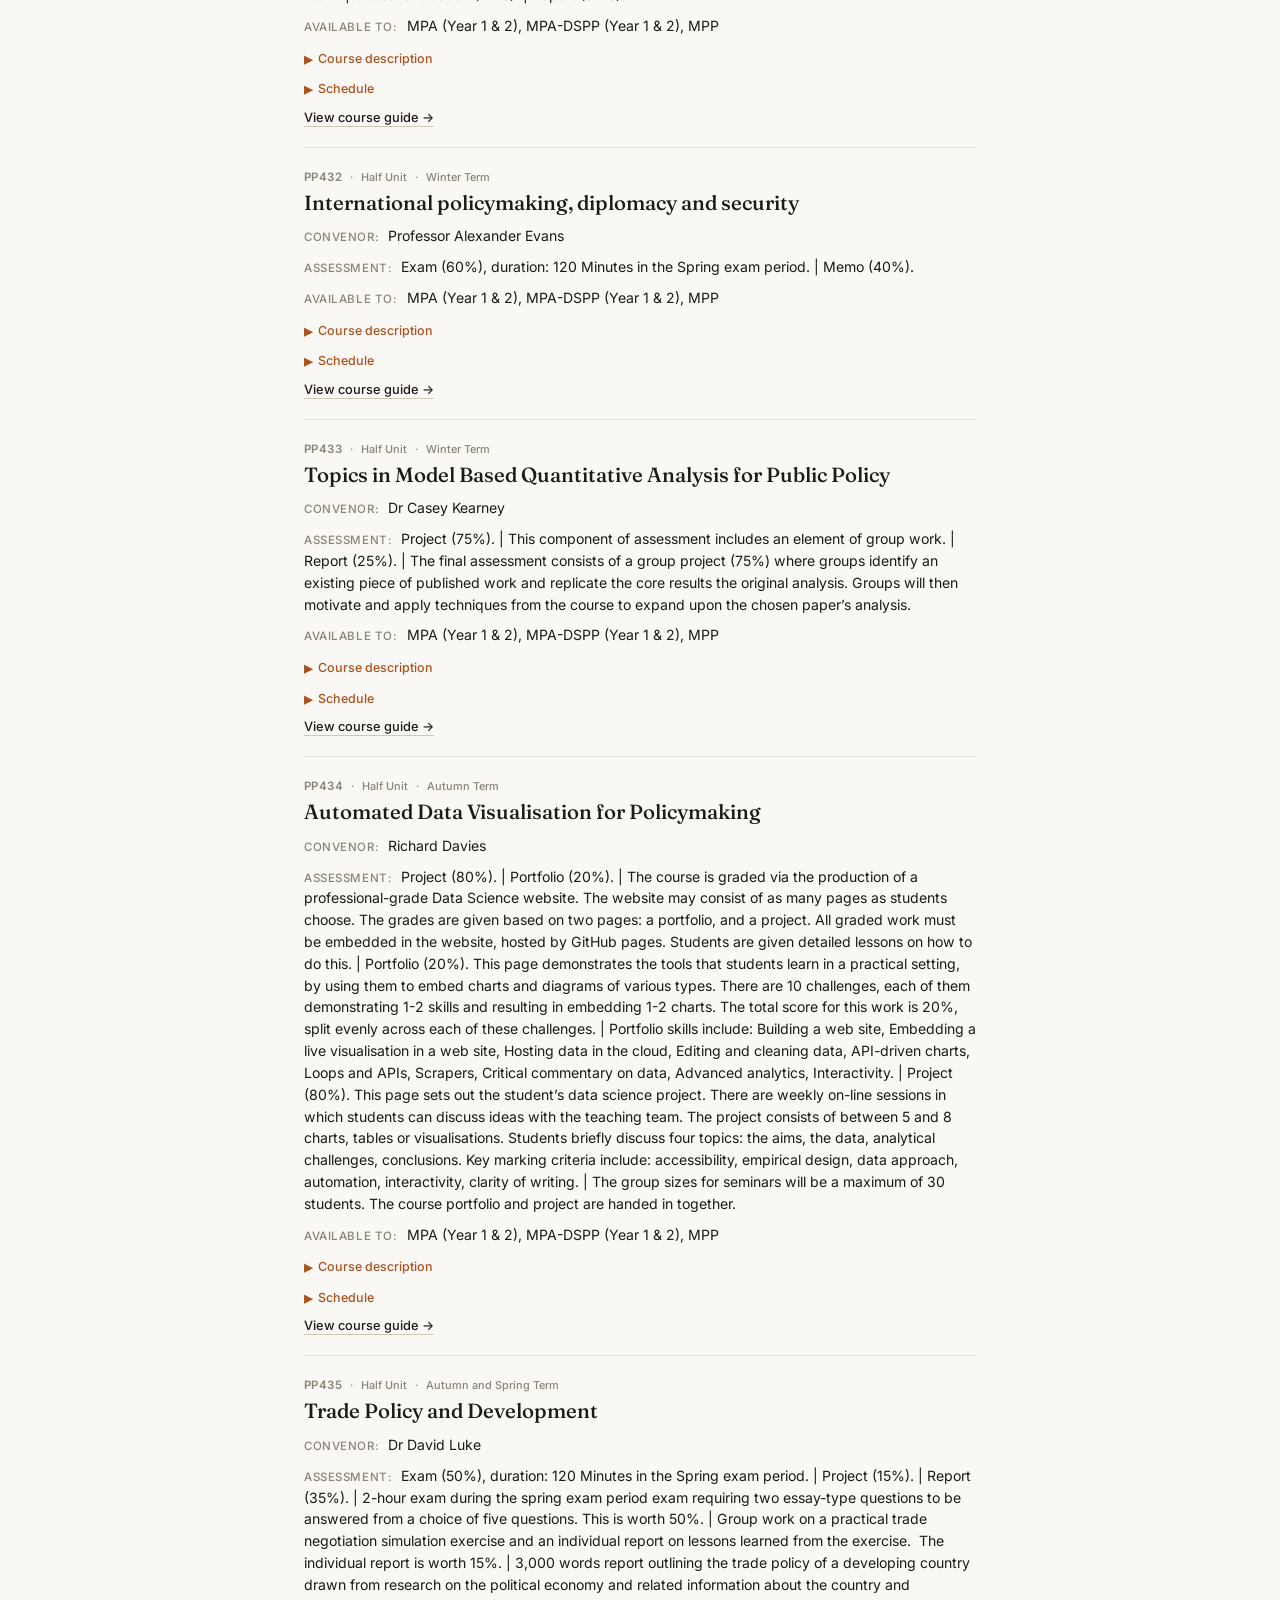
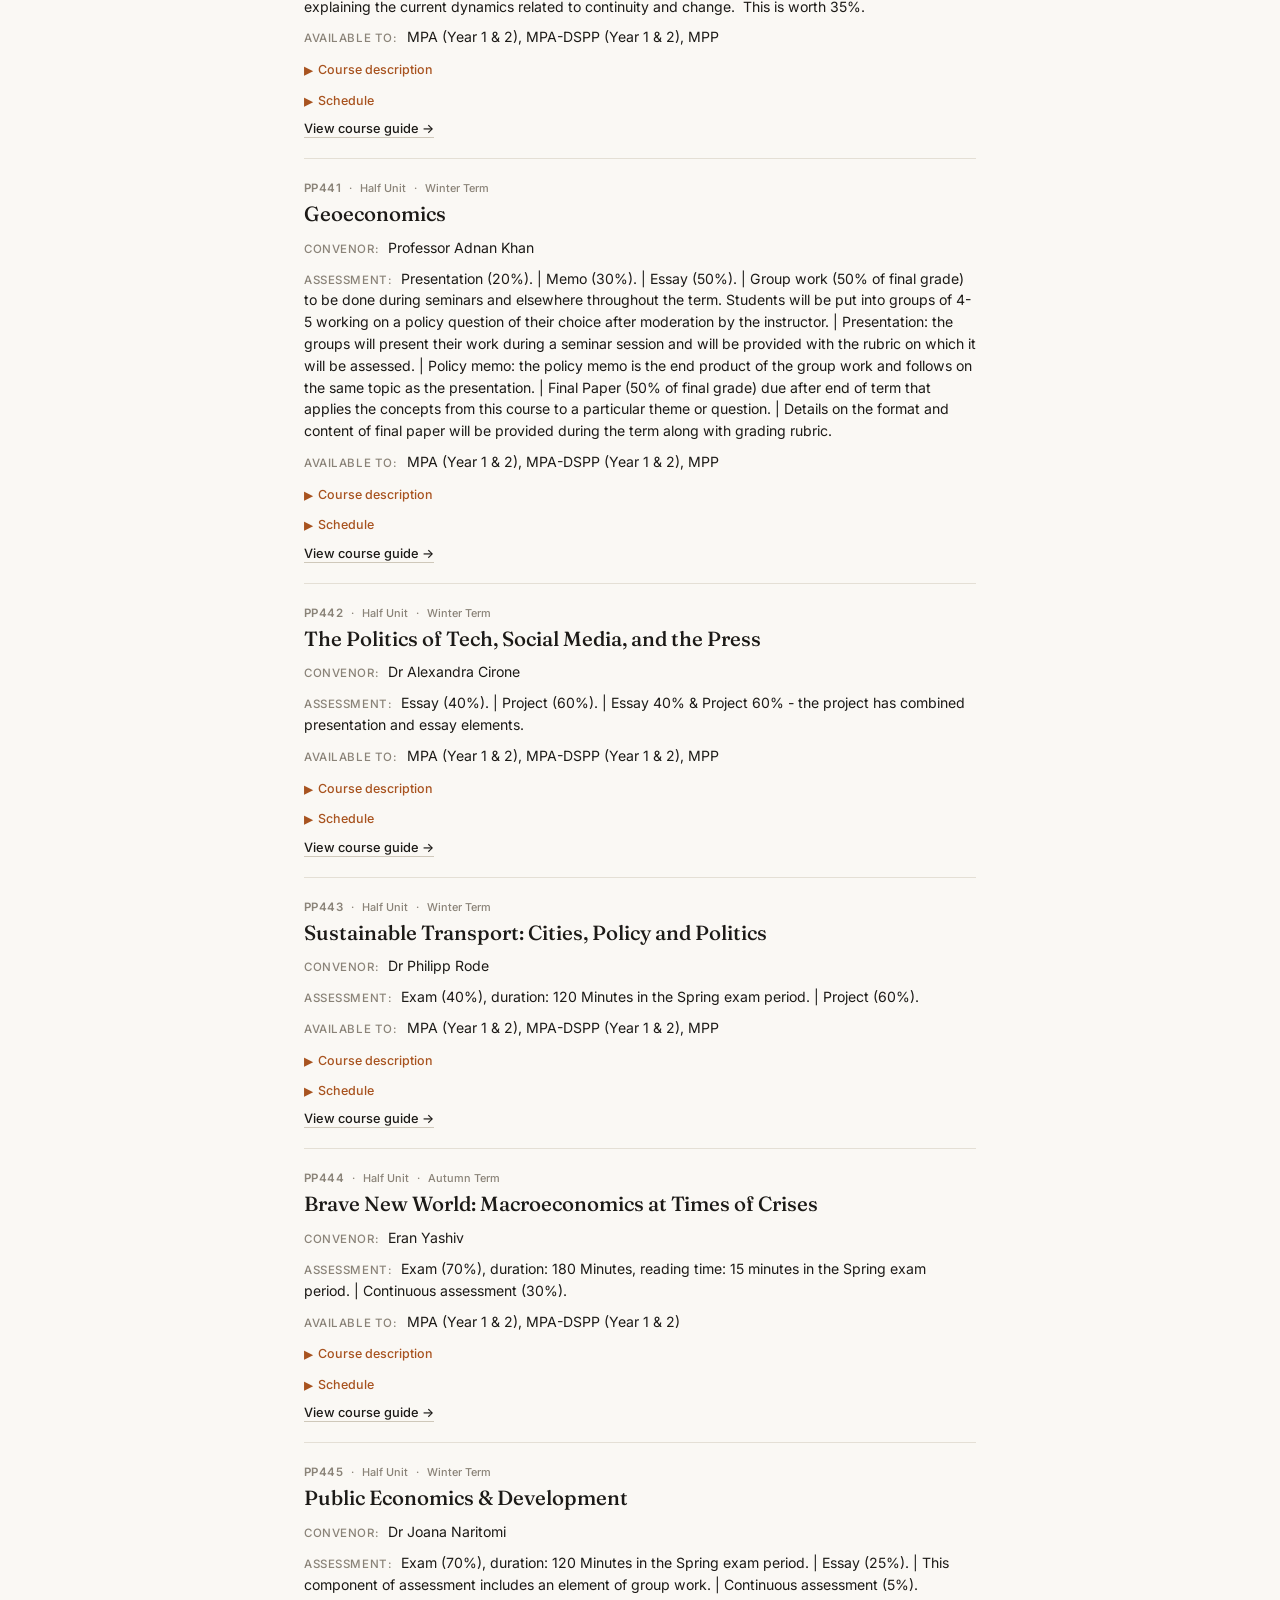
<file: pp-course-search.html>
<!DOCTYPE html>
<html lang="en">
<head>
<meta charset="UTF-8">
<meta name="viewport" content="width=device-width, initial-scale=1, viewport-fit=cover">
<title>The (unofficial) LSE School of Public Policy Course Guide Search Tool</title>
<link rel="preconnect" href="https://fonts.googleapis.com">
<link rel="preconnect" href="https://fonts.gstatic.com" crossorigin>
<link href="https://fonts.googleapis.com/css2?family=Fraunces:ital,opsz,wght@0,9..144,400;0,9..144,500;0,9..144,600;1,9..144,400&family=Inter:wght@400;500;600&display=swap" rel="stylesheet">
<style>
  :root {
    --bg: #FAF8F4;
    --fg: #1c1a17;
    --muted: #8a8378;
    --border: #E4DFD5;
    --border-strong: #cfc8ba;
    --accent: #a8531f;
    --accent-bg: #f3e7dd;
    --card-bg: #ffffff;
    --susp-bg: #f6efe1;
    --susp-fg: #8a6a1f;
    --comp-bg: #eef0e5;
    --comp-fg: #4c5a3a;
  }
  @media (prefers-color-scheme: dark) {
    :root:not([data-theme="light"]) {
      --bg: #171614;
      --fg: #f2efe9;
      --muted: #94897a;
      --border: #322f2a;
      --border-strong: #423e37;
      --accent: #e8a06b;
      --accent-bg: #2c231a;
      --card-bg: #1f1d1a;
      --susp-bg: #2c2517;
      --susp-fg: #e0b262;
      --comp-bg: #202318;
      --comp-fg: #a9c18b;
    }
  }
  :root[data-theme="dark"] {
    --bg: #171614;
    --fg: #f2efe9;
    --muted: #94897a;
    --border: #322f2a;
    --border-strong: #423e37;
    --accent: #e8a06b;
    --accent-bg: #2c231a;
    --card-bg: #1f1d1a;
    --susp-bg: #2c2517;
    --susp-fg: #e0b262;
    --comp-bg: #202318;
    --comp-fg: #a9c18b;
  }
  * { box-sizing: border-box; }
  html { scroll-padding-top: env(safe-area-inset-top, 0px); }
  body {
    margin: 0;
    font-family: 'Inter', system-ui, -apple-system, BlinkMacSystemFont, "Segoe UI", Roboto, Helvetica, Arial, sans-serif;
    background: var(--bg);
    color: var(--fg);
    padding-top: env(safe-area-inset-top, 0px);
    padding-bottom: env(safe-area-inset-bottom, 0px);
    -webkit-font-smoothing: antialiased;
  }
  .wrap {
    max-width: 720px;
    margin: 0 auto;
    padding: 48px 24px 70px;
  }
  h1 {
    font-family: 'Fraunces', Georgia, serif;
    font-weight: 500;
    font-size: 2rem;
    line-height: 1.15;
    letter-spacing: -0.01em;
    margin: 0 0 12px;
    color: var(--fg);
  }
  .subtitle {
    color: var(--fg);
    font-size: 0.94rem;
    font-weight: 400;
    margin: 0 0 30px;
    line-height: 1.55;
    max-width: 56ch;
  }
  .search-box {
    position: sticky;
    top: env(safe-area-inset-top, 0px);
    background: var(--bg);
    padding: 14px 0 16px;
    z-index: 5;
    border-bottom: 1px solid var(--border);
  }
  input[type="text"] {
    width: 100%;
    padding: 13px 0;
    font-family: 'Fraunces', Georgia, serif;
    font-style: italic;
    font-weight: 400;
    font-size: 1.15rem;
    border: none;
    border-bottom: 1px solid var(--border-strong);
    border-radius: 0;
    background: transparent;
    color: var(--fg);
    outline: none;
    transition: border-color 0.2s ease;
  }
  input[type="text"]::placeholder { color: var(--muted); font-style: italic; }
  input[type="text"]:focus { border-bottom-color: var(--accent); }

  .filters {
    margin-top: 18px;
    display: flex;
    flex-direction: column;
    gap: 14px;
  }
  .filter-group {
    display: flex;
    flex-wrap: wrap;
    align-items: center;
    gap: 8px;
  }
  .filter-group .group-label {
    font-size: 0.68rem;
    font-weight: 500;
    text-transform: uppercase;
    letter-spacing: 0.09em;
    color: var(--muted);
    width: 100%;
  }
  label.toggle {
    display: inline-flex;
    align-items: center;
    gap: 6px;
    font-size: 0.8rem;
    font-weight: 500;
    background: transparent;
    border: 1px solid var(--border-strong);
    border-radius: 999px;
    padding: 5px 12px;
    cursor: pointer;
    user-select: none;
    color: var(--fg);
    transition: background 0.15s ease, color 0.15s ease, border-color 0.15s ease;
  }
  label.toggle:hover { border-color: var(--accent); }
  label.toggle input { accent-color: var(--accent); width: 14px; height: 14px; cursor: pointer; }
  label.toggle.term-chip.checked {
    border-color: var(--accent);
    color: var(--accent);
    background: var(--accent-bg);
  }

  .count {
    margin: 20px 0 10px;
    font-size: 0.78rem;
    letter-spacing: 0.03em;
    color: var(--muted);
    text-transform: uppercase;
  }
  ul.results { list-style: none; margin: 0; padding: 0; }
  li.course {
    border: none;
    border-bottom: 1px solid var(--border);
    background: transparent;
    border-radius: 0;
    padding: 22px 0;
  }
  li.course:first-child { padding-top: 0; }
  .code-row { display: flex; align-items: center; flex-wrap: wrap; gap: 8px; }
  .code {
    font-family: 'Inter', sans-serif;
    font-weight: 600;
    font-size: 0.72rem;
    letter-spacing: 0.04em;
    color: var(--muted);
  }
  .unit-badge, .period-badge {
    font-size: 0.68rem;
    font-weight: 500;
    color: var(--muted);
  }
  .unit-badge::before, .period-badge::before { content: "·"; margin-right: 8px; }
  .susp-badge {
    font-size: 0.68rem;
    font-weight: 600;
    color: var(--susp-fg);
    background: var(--susp-bg);
    border-radius: 999px;
    padding: 2px 9px;
  }
  .comp-badge {
    font-size: 0.68rem;
    font-weight: 600;
    color: var(--comp-fg);
    background: var(--comp-bg);
    border-radius: 999px;
    padding: 2px 9px;
  }
  .title {
    display: block;
    font-family: 'Fraunces', Georgia, serif;
    font-weight: 500;
    font-size: 1.28rem;
    line-height: 1.3;
    margin-top: 6px;
    color: var(--fg);
  }
  .detail { margin-top: 9px; font-size: 0.88rem; line-height: 1.55; color: var(--fg); }
  .detail strong {
    color: var(--muted);
    font-weight: 500;
    font-size: 0.72rem;
    text-transform: uppercase;
    letter-spacing: 0.05em;
    margin-right: 6px;
    display: inline-block;
  }
  .detail.unresearched { font-style: italic; color: var(--muted); }
  details.desc { margin-top: 12px; }
  details.desc summary {
    cursor: pointer;
    font-size: 0.78rem;
    font-weight: 500;
    color: var(--accent);
    user-select: none;
    list-style: none;
  }
  details.desc summary::-webkit-details-marker { display: none; }
  details.desc summary::before {
    content: "▸";
    display: inline-block;
    font-size: 1.15rem;
    line-height: 1;
    margin-right: 5px;
    vertical-align: -2px;
    transition: transform 0.15s ease;
  }
  details.desc[open] summary::before {
    content: "▾";
  }
  .desc-body {
    margin-top: 8px;
    color: var(--fg);
    font-size: 0.9rem;
    line-height: 1.6;
  }
  .sched-wrap { overflow-x: auto; border: 1px solid #d9dfef; }
  .sched-table {
    width: 100%;
    border-collapse: collapse;
    font-size: 0.82rem;
    white-space: nowrap;
  }
  .sched-table th {
    text-align: left;
    font-weight: 700;
    font-size: 0.74rem;
    color: #ffffff;
    background: #3457D5;
    padding: 8px 12px;
    border: 1px solid #3457D5;
  }
  .sched-table td {
    padding: 9px 12px;
    border: 1px solid #e3e7f2;
    color: var(--fg);
    background: #ffffff;
  }
  .sched-type {
    font-size: 0.7rem;
    font-weight: 700;
    letter-spacing: 0.02em;
  }
  .sched-empty { color: var(--muted); font-style: italic; font-size: 0.86rem; margin: 0; }
  .meta { margin-top: 12px; font-size: 0.78rem; color: var(--muted); }
  a.link {
    color: var(--fg);
    text-decoration: none;
    font-size: 0.8rem;
    font-weight: 500;
    border-bottom: 1px solid var(--border-strong);
    padding-bottom: 1px;
    transition: border-color 0.15s ease, color 0.15s ease;
  }
  a.link:hover { color: var(--accent); border-color: var(--accent); }
  mark {
    background: var(--accent-bg);
    color: var(--fg);
    border-radius: 2px;
    padding: 0 2px;
  }
  .empty {
    color: var(--muted);
    font-style: italic;
    padding: 40px 4px;
    text-align: center;
    font-family: 'Fraunces', Georgia, serif;
    font-size: 1.05rem;
  }
  .footer-note {
    margin-top: 40px;
    font-size: 0.78rem;
    color: var(--muted);
    line-height: 1.6;
    border-top: 1px solid var(--border);
    padding-top: 18px;
  }

  /* Seasonal easter egg: falling leaves / snow / petals */
  #seasonLayer {
    position: fixed;
    inset: 0;
    pointer-events: none;
    overflow: hidden;
    z-index: 999;
  }
  .season-particle {
    position: absolute;
    top: -10%;
    will-change: transform, opacity;
    animation-name: seasonFall, seasonSway;
    animation-timing-function: linear, ease-in-out;
    animation-iteration-count: 1, infinite;
    user-select: none;
  }
  @keyframes seasonFall {
    from { transform: translateY(0); opacity: 0.95; }
    to   { transform: translateY(115vh); opacity: 0.85; }
  }
  @keyframes seasonSway {
    0%   { margin-left: 0px; }
    50%  { margin-left: var(--sway, 24px); }
    100% { margin-left: 0px; }
  }
</style>
</head>
<body>
<div id="seasonLayer" aria-hidden="true"></div>
<div class="wrap">
  <h1>The (unofficial) LSE School of Public Policy Course Guide Search Tool</h1>
  <p class="subtitle">Registration is a headache, so let's make it a bit easier! Navigate all 87 "PP" course pages for the 2026/27 session. Search titles, codes, convenors, assessments, or keywords in course descriptions. </br> </br> But make sure to <b> double check </b>all info on the linked course guide page! have fun xoxo - Hannah</p>

  <div class="search-box">
    <input type="text" id="searchInput" placeholder="Search title, code, convenor, or assessment..." autocomplete="off">

    <div class="filters">
      <div class="filter-group">
        <label class="toggle"><input type="checkbox" id="fSuspended" checked> Filter out suspended</label>
        <label class="toggle"><input type="checkbox" id="fPresessional" checked> Filter out pre-sessional</label>
        <label class="toggle"><input type="checkbox" id="fExam"> Filter out exams ;)</label>
      </div>
      <div class="filter-group" id="progRow">
        <span class="group-label">Your programme (select one or more — none selected shows all)</span>
        <label class="toggle term-chip"><input type="checkbox" value="MPA1" class="progbox"> MPA (Year 1)</label>
        <label class="toggle term-chip"><input type="checkbox" value="MPA2" class="progbox"> MPA (Year 2)</label>
        <label class="toggle term-chip"><input type="checkbox" value="EMPA" class="progbox"> EMPA</label>
        <label class="toggle term-chip"><input type="checkbox" value="DSPP1" class="progbox"> MPA-DSPP (Year 1)</label>
        <label class="toggle term-chip"><input type="checkbox" value="DSPP2" class="progbox"> MPA-DSPP (Year 2)</label>
        <label class="toggle term-chip"><input type="checkbox" value="MPP" class="progbox"> MPP</label>
        <label class="toggle term-chip"><input type="checkbox" value="EMPP" class="progbox"> EMPP</label>
      </div>
      <div class="filter-group" id="termRow">
        <span class="group-label">Term</span>
        <label class="toggle term-chip"><input type="checkbox" value="full" class="termbox"> Full year</label>
        <label class="toggle term-chip"><input type="checkbox" value="autumn" class="termbox"> Autumn Term</label>
        <label class="toggle term-chip"><input type="checkbox" value="winter" class="termbox"> Winter Term</label>
        <label class="toggle term-chip"><input type="checkbox" value="spring" class="termbox"> Spring Term</label>
      </div>
    </div>
  </div>

  <div class="count" id="resultCount"></div>
  <ul class="results" id="results"></ul>
  <div class="empty" id="emptyMsg" style="display:none;">No matching courses found.</div>

  <div class="footer-note">
      I used Claude to build a Python scraper to scrape course webpages and timetables into a txt file. Then, I uploaded the txt files back into Claude to parse through and organize the webpage. Took about an hour. Always include an AI Usage Statement ;)
  </br>
</br>
    Scraped directly from all 87 individual LSE PP course guide pages (2026/27 session, School of Public
    Policy). Convenor, full course description, assessment breakdown, term(s) taught, unit value, suspended
    status, programme availability, and compulsory status all come straight from each course's own guide
    page (a course only counts as "compulsory" for a programme if its own Availability text literally says
    "compulsory on" that programme, not merely "available on"). Compulsory courses are pinned to the top of
    the list — for whichever programme(s) you've ticked, or for any tracked programme if none are ticked. The
    description is hidden under a "Course description" toggle on each card, but the search box always
    searches its full text — if your term only matches inside the description, that course's description
    auto-expands so you can see why it matched. Both MPA and MPA-DSPP are split into Year 1 and Year 2 based
    on each course's own wording and LSE's programme regulations. "Full year" means the course spans at least
    Autumn Term and Winter Term. Click "View course guide" for the full official page.
  </div>
</div>

<script>
const courses = [
  { code: "PP401", title: `Political Science for Public Policy`, unit: `Half Unit`, convenor: `Dr Joachim Wehner`, description: `The course examines the political context of policymaking using theoretical and empirical insights from modern political science. We assess how politics shapes fundamental patterns in public policy and the feasibility of policy change, and study political consequences of policy decisions.  The course covers, among other things, political actors (such as voters, parties, politicians, and the media), political institutions (such as political regimes, electoral systems, forms of government, delegation, and decentralisation), and how they shape policy outcomes (such as economic policies, public services, and corruption).  The course combines a review of empirical regularities across space and time, with an introduction to key theoretical arguments about how actors interact and how institutions shape strategic behaviour, and empirical strategies to test theoretical propositions.`, assessment: `Exam (85%), duration: 120 Minutes, reading time: 15 minutes in the January exam period. | Presentation (15%).`, period: `Autumn Term`, suspended: false, suspendedNote: ``, isPresessional: false, isFullYear: false, hasAutumn: true, hasWinter: false, hasSpring: false, mpaYear1: false, mpaYear2: false, isEMPA: false, dsppYear1: false, dsppYear2: false, isMPP: true, isEMPP: false, compulsoryMPA: false, compulsoryEMPA: false, compulsoryDSPP: false, compulsoryMPP: true, compulsoryEMPP: false, hasExam: true, tags: ["exam", "presentation"], schedule: [{ type: "LEC", group: "1", day: "Tue", room: "CLM.5.02", start: "09:00", finish: "11:00", atWks: "1, 2, 3, 4, 5, 7, 8, 9, 10, 11", wtWks: "", stWks: "" }, { type: "SEM", group: "1", day: "Tue", room: "CKK.1.19", start: "16:00", finish: "17:30", atWks: "1, 2, 3, 4, 5, 7, 8, 9, 10, 11", wtWks: "", stWks: "" }, { type: "SEM", group: "2", day: "Tue", room: "CKK.1.19", start: "17:30", finish: "19:00", atWks: "1, 2, 3, 4, 5, 7, 8, 9, 10, 11", wtWks: "", stWks: "" }, { type: "SEM", group: "3", day: "Wed", room: "MAR.2.07", start: "16:00", finish: "17:30", atWks: "1, 2, 3, 4, 5, 7, 8, 9, 10, 11", wtWks: "", stWks: "" }, { type: "SEM", group: "4", day: "Wed", room: "MAR.2.07", start: "17:30", finish: "19:00", atWks: "1, 2, 3, 4, 5, 7, 8, 9, 10, 11", wtWks: "", stWks: "" }, { type: "SEM", group: "5", day: "Thu", room: "PAN.3.02", start: "09:00", finish: "10:30", atWks: "1, 2, 3, 4, 5, 7, 8, 9, 10, 11", wtWks: "", stWks: "" }, { type: "SEM", group: "6", day: "Thu", room: "SAL.B.09", start: "13:30", finish: "15:00", atWks: "1, 2, 3, 4, 5, 7, 8, 9, 10, 11", wtWks: "", stWks: "" }] },
  { code: "PP402", title: `Quantitative Methods for Public Policy`, unit: `Half Unit`, convenor: `Dr Alexandra Cirone`, description: `The course is designed to equip students with the tools of quantitative data analysis for the social sciences. Students will be introduced to several econometric approaches that researchers and policymakers use for the evaluation of public policy, and will be taught how to perform data analysis and data visualization using statistical software. The course emphasis is on the practical application of these skills and tools to real-life situations and policy-making interventions, such that students will understand when each tool can be applied and when not. Topics covered include data measurement and visualization, causal inference, regression analysis, randomised control experiments, design-based inference, and cost-benefit analysis.`, assessment: `Exam (60%), duration: 180 Minutes, reading time: 15 minutes in the January exam period. | Problem sets (10%). | Project (30%). | Exam (60%): | The exam’s duration is 180 Minutes (with 15 minutes reading time) and will take place during the January exam period. It will be in-person and invigilated. | Final Project (30%): | Each student will complete a final project to demonstrate what they have learned, involving both a written and presentation component. | Class Exercises (10%): | Students will submit coding and application exercises in advance of seminars.`, period: `Autumn Term`, suspended: false, suspendedNote: ``, isPresessional: false, isFullYear: false, hasAutumn: true, hasWinter: false, hasSpring: false, mpaYear1: false, mpaYear2: false, isEMPA: false, dsppYear1: false, dsppYear2: false, isMPP: true, isEMPP: false, compulsoryMPA: false, compulsoryEMPA: false, compulsoryDSPP: false, compulsoryMPP: true, compulsoryEMPP: false, hasExam: true, tags: ["exam", "presentation", "project"], schedule: [{ type: "LEC", group: "1", day: "Wed", room: "CLM.2.02", start: "11:00", finish: "13:00", atWks: "1, 2, 3, 4, 5, 6, 7, 8, 9, 10, 11", wtWks: "", stWks: "" }, { type: "SEM", group: "1", day: "Thu", room: "SAL.B.11", start: "15:00", finish: "16:30", atWks: "1, 2, 3, 4, 5, 6, 7, 8, 9, 10, 11", wtWks: "", stWks: "" }, { type: "SEM", group: "2", day: "Thu", room: "SAL.B.11", start: "16:30", finish: "18:00", atWks: "1, 2, 3, 4, 5, 6, 7, 8, 9, 10, 11", wtWks: "", stWks: "" }, { type: "SEM", group: "3", day: "Thu", room: "OLD.1.26", start: "09:00", finish: "10:30", atWks: "1, 2, 3, 4, 5, 6, 7, 8, 9, 10, 11", wtWks: "", stWks: "" }, { type: "SEM", group: "4", day: "Fri", room: "CLM.1.01", start: "10:30", finish: "12:00", atWks: "1, 2, 3, 4, 5, 6, 7, 8, 9, 10, 11", wtWks: "", stWks: "" }, { type: "SEM", group: "5", day: "Fri", room: "OLD.1.29", start: "13:30", finish: "15:00", atWks: "1, 2, 3, 4, 5, 6, 7, 8, 9, 10, 11", wtWks: "", stWks: "" }, { type: "SEM", group: "6", day: "Thu", room: "KSW.1.02", start: "12:00", finish: "13:30", atWks: "1, 2, 3, 4, 5, 6, 7, 8, 9, 10, 11", wtWks: "", stWks: "" }, { type: "LEC", group: "1", day: "Mon", room: "MAR.1.10", start: "17:00", finish: "18:00", atWks: "2, 3, 4, 5, 6, 7, 8, 9, 10, 11", wtWks: "", stWks: "" }, { type: "LEC", group: "1", day: "Fri", room: "CLM.G.02", start: "16:00", finish: "17:00", atWks: "2, 3, 4, 5, 6, 7, 8, 9, 10, 11", wtWks: "", stWks: "" }] },
  { code: "PP403", title: `Public Management`, unit: `Half Unit`, convenor: `Dr Simon Bastow`, description: `This course offers an intensive introduction to key themes and concepts in the study of public management and ‘craft of government’. It focuses specifically on challenges of designing and implementing transformative change through public programmes or services, covering developed and lesser developed world contexts. There is strong emphasis on the ‘instrumental’ capacity of governments to design and manage change, as well as on the ‘adaptive’ capacity of governments to respond effectively to an ever-changing policy environments. The course is primarily about government and public sector; however it also covers the capacity of governments to coordinate effectively with private and third sectors in designing and managing transformative change. The course is designed for MPP students who have worked in government, as well as for those who have worked in other roles that involve working closely with government and public sector. The course discusses challenges of framing and diagnosing ‘wicked’ problems, and tools for conceptualising design and delivery of holistic governance.  The course works through key aspects of public design and management, including strategy and strategic planning, policy instruments, organisational structure and culture, motivation, control and coordination, leadership, AI and digital-era systems, resilience, and organizational learning. The course integrates key concepts and literatures, guest practitioners, case study learning, and interactive peer-learning and discussion.`, assessment: `Presentation (20%). | This component of assessment includes an element of group work. | Presentation (20%). | This component of assessment includes an element of group work. | Essay (60%, 3000 words). | Two separate presentations (a conceptual presentation and a policy presentation) as a member of an allocated group in two of the seminars (40% in total). Each presentation will require a 1-page memo submitted after the presentation (500 words). | An essay of 3,000 words critically examining an aspect of public management (60%).`, period: `Autumn Term`, suspended: false, suspendedNote: ``, isPresessional: false, isFullYear: false, hasAutumn: true, hasWinter: false, hasSpring: false, mpaYear1: false, mpaYear2: false, isEMPA: false, dsppYear1: false, dsppYear2: false, isMPP: true, isEMPP: false, compulsoryMPA: false, compulsoryEMPA: false, compulsoryDSPP: false, compulsoryMPP: true, compulsoryEMPP: false, hasExam: true, tags: ["essay", "exam", "memo", "presentation"], schedule: [{ type: "LEC", group: "1", day: "Tue", room: "CLM.2.02", start: "12:00", finish: "14:00", atWks: "1, 2, 3, 4, 5, 6, 7, 8, 9, 10, 11", wtWks: "", stWks: "" }, { type: "SEM", group: "1", day: "Fri", room: "PAN.2.03", start: "09:00", finish: "10:30", atWks: "1, 2, 3, 4, 5, 6, 7, 8, 9, 10, 11", wtWks: "", stWks: "" }, { type: "SEM", group: "2", day: "Fri", room: "PAN.2.03", start: "14:00", finish: "15:30", atWks: "1, 2, 3, 4, 5, 6, 7, 8, 9, 10, 11", wtWks: "", stWks: "" }, { type: "SEM", group: "3", day: "Fri", room: "CBG.1.09", start: "10:30", finish: "12:00", atWks: "1, 2, 3, 4, 5, 6, 7, 8, 9, 10, 11", wtWks: "", stWks: "" }, { type: "SEM", group: "4", day: "Thu", room: "CKK.1.14", start: "10:30", finish: "12:00", atWks: "1, 2, 3, 4, 5, 7, 8, 9, 10, 11", wtWks: "", stWks: "" }, { type: "SEM", group: "4", day: "Thu", room: "MAR.1.07", start: "10:30", finish: "12:00", atWks: "6", wtWks: "", stWks: "" }, { type: "SEM", group: "5", day: "Thu", room: "CKK.1.14", start: "12:00", finish: "13:30", atWks: "1, 2, 3, 4, 5, 7, 8, 9, 10, 11", wtWks: "", stWks: "" }, { type: "SEM", group: "5", day: "Thu", room: "MAR.1.07", start: "12:00", finish: "13:30", atWks: "6", wtWks: "", stWks: "" }, { type: "SEM", group: "6", day: "Thu", room: "CKK.1.14", start: "09:00", finish: "10:30", atWks: "1, 2, 3, 4, 5, 7, 8, 9, 10, 11", wtWks: "", stWks: "" }, { type: "SEM", group: "6", day: "Thu", room: "MAR.1.07", start: "09:00", finish: "10:30", atWks: "6", wtWks: "", stWks: "" }] },
  { code: "PP404", title: `Economics for Public Policy`, unit: `Half Unit`, convenor: `Richard Davies`, description: `This is graduate level course for mid-career policy-makers to develop their knowledge and understanding of key principles of economics as applicable to policy-making. The emphasis is on developing an understanding of analytical frameworks and models that can be applied to a wide variety of contexts. Both micro- and macro-economics will be covered.`, assessment: `Exam (55%), reading time: 10 minutes in the Spring exam period. | Continuous assessment (5%). | Memo (40%). | This component of assessment includes an element of group work.`, period: `Winter and Spring Term`, suspended: false, suspendedNote: ``, isPresessional: false, isFullYear: false, hasAutumn: false, hasWinter: true, hasSpring: true, mpaYear1: false, mpaYear2: false, isEMPA: false, dsppYear1: false, dsppYear2: false, isMPP: true, isEMPP: false, compulsoryMPA: false, compulsoryEMPA: false, compulsoryDSPP: false, compulsoryMPP: true, compulsoryEMPP: false, hasExam: true, tags: ["exam", "memo"], schedule: [{ type: "LEC", group: "1", day: "Wed", room: "PAN.G.01", start: "13:00", finish: "15:00", atWks: "", wtWks: "1, 2, 3, 4, 5, 6, 7, 8, 9, 10, 11", stWks: "" }, { type: "SEM", group: "1", day: "Thu", room: "PAN.2.03", start: "10:30", finish: "12:00", atWks: "", wtWks: "2, 3, 4, 5, 7, 8, 9, 10, 11", stWks: "" }, { type: "SEM", group: "1", day: "Thu", room: "PAN.2.03", start: "10:30", finish: "12:00", atWks: "", wtWks: "", stWks: "1" }, { type: "SEM", group: "2", day: "Thu", room: "OLD.1.21", start: "14:00", finish: "15:30", atWks: "", wtWks: "2, 3, 4, 5, 7, 8, 9, 10, 11", stWks: "" }, { type: "SEM", group: "2", day: "Thu", room: "CKK.1.19", start: "14:00", finish: "15:30", atWks: "", wtWks: "", stWks: "1" }, { type: "SEM", group: "3", day: "Fri", room: "OLD.1.16", start: "09:00", finish: "10:30", atWks: "", wtWks: "2, 3, 4, 5, 7, 8, 9, 10, 11", stWks: "" }, { type: "SEM", group: "3", day: "Fri", room: "MAR.2.07", start: "09:00", finish: "10:30", atWks: "", wtWks: "", stWks: "1" }, { type: "SEM", group: "4", day: "Thu", room: "OLD.1.21", start: "12:00", finish: "13:30", atWks: "", wtWks: "2, 3, 4, 5, 7, 8, 9, 10, 11", stWks: "" }, { type: "SEM", group: "4", day: "Thu", room: "OLD.1.16", start: "12:00", finish: "13:30", atWks: "", wtWks: "", stWks: "1" }, { type: "SEM", group: "5", day: "Fri", room: "CKK.1.19", start: "11:00", finish: "12:30", atWks: "", wtWks: "2, 3, 4, 5, 7, 8, 9, 10, 11", stWks: "" }, { type: "SEM", group: "5", day: "Fri", room: "CBG.1.08", start: "11:00", finish: "12:30", atWks: "", wtWks: "", stWks: "1" }, { type: "WOR", group: "1", day: "Fri", room: "CKK.LG.01", start: "16:00", finish: "17:00", atWks: "", wtWks: "1, 2, 3, 4, 5, 7, 8, 9, 10, 11", stWks: "" }] },
  { code: "PP405", title: `Public Policy Applications`, unit: `Half Unit`, convenor: `Prof Nicholas Barr; Dr Simon Bastow`, description: `This course will introduce students to the application of social science literatures to concrete policy issues with significance for developed and developing countries. The course is structured around two complementary Parts: a) Eleven weeks of ‘taught curriculum’ through the Winter Term (Part A) b) Supervised small-group policy projects through the Winter and Spring Terms (Part B) The taught curriculum (Part A) will be organised around ‘big topics’ which are both actively discussed and ‘current’ in the policy world and researched in the academic world. The emphasis will be on applying different theoretical and disciplinary approaches to analyse a particular policy topic and problem. The precise topics will be decided each year, depending on academic and practitioner availability. We aim to attract speakers who are working at the highest levels of research and practice. The course explores these big topics specifically as ‘craft of government’ challenges, with emphasis on the integration of economics, political science, public management, philosophy and the practicalities of implementation. It offers MPP students an opportunity to enrich and integrate their learning from the core disciplines of the programme. The course also includes supervised small-group projects (Part B) that challenge students to work collaboratively on a current policy problem. Each project has a supervisor and is curated in advance with the support of an external sponsor organisation, and students are able to select a project of interest and relevance to them. These topics are varied and complement some of the key policy issues and problems covered in the taught curriculum part of the course.`, assessment: `Presentation (20%). | This component of assessment includes an element of group work. | Report (40%). | This component of assessment includes an element of group work. | Policy brief (40%). | • 40% final report • 20% group project presentation • 40% written memo based on individual presentations, due in Spring Term`, period: `Winter Term`, suspended: false, suspendedNote: ``, isPresessional: false, isFullYear: false, hasAutumn: false, hasWinter: true, hasSpring: false, mpaYear1: false, mpaYear2: false, isEMPA: false, dsppYear1: false, dsppYear2: false, isMPP: true, isEMPP: false, compulsoryMPA: false, compulsoryEMPA: false, compulsoryDSPP: false, compulsoryMPP: true, compulsoryEMPP: false, hasExam: false, tags: ["memo", "policy brief", "presentation", "project", "report"], schedule: [{ type: "LEC", group: "1", day: "Tue", room: "CLM.3.02", start: "18:00", finish: "19:30", atWks: "", wtWks: "1, 3", stWks: "" }, { type: "LEC", group: "1", day: "Tue", room: "CLM.5.02", start: "11:00", finish: "13:00", atWks: "", wtWks: "1, 2, 3, 4, 5, 6, 7, 8, 9, 10, 11", stWks: "" }, { type: "LEC", group: "1", day: "Tue", room: "CLM.2.02", start: "11:00", finish: "12:30", atWks: "", wtWks: "", stWks: "1" }, { type: "LEC", group: "1", day: "Thu", room: "CLM.4.02", start: "18:00", finish: "19:30", atWks: "9", wtWks: "", stWks: "" }, { type: "LEC", group: "1", day: "Thu", room: "CKK.LG.01", start: "09:00", finish: "18:00", atWks: "", wtWks: "", stWks: "5" }, { type: "LEC", group: "1", day: "Fri", room: "CKK.LG.01", start: "09:00", finish: "18:00", atWks: "", wtWks: "", stWks: "5" }, { type: "SEM", group: "1", day: "Wed", room: "CLM.1.01", start: "09:00", finish: "10:30", atWks: "", wtWks: "1, 2, 3, 4, 5, 6, 7, 8, 9, 10, 11", stWks: "" }, { type: "SEM", group: "2", day: "Wed", room: "OLD.1.16", start: "16:30", finish: "18:00", atWks: "", wtWks: "1, 2, 3, 4, 5, 6, 7, 8, 9, 10, 11", stWks: "" }, { type: "SEM", group: "3", day: "Wed", room: "OLD.1.16", start: "15:00", finish: "16:30", atWks: "", wtWks: "1, 2, 3, 4, 5, 6, 7, 8, 9, 10, 11", stWks: "" }, { type: "SEM", group: "4", day: "Thu", room: "CLM.1.03", start: "09:00", finish: "10:30", atWks: "", wtWks: "1, 2, 3, 4, 5, 6, 7, 8, 9, 10, 11", stWks: "" }, { type: "SEM", group: "5", day: "Thu", room: "CLM.1.03", start: "10:30", finish: "12:00", atWks: "", wtWks: "1, 2, 3, 4, 5, 6, 7, 8, 9, 10, 11", stWks: "" }, { type: "SEM", group: "6", day: "Thu", room: "SAL.LG.14", start: "14:00", finish: "15:30", atWks: "", wtWks: "1, 2, 3, 4, 5, 6, 7, 8, 9, 10, 11", stWks: "" }] },
  { code: "PP406", title: `Philosophy for Public Policy`, unit: `Half Unit`, convenor: `Dr Lewis Ross`, description: `The course reflects on the design and evaluation of public policies from a philosophical perspective. To this end, we study a range of theories and concepts that are used by philosophers in policy evaluation. Each week focuses on specific policy issues of wide social importance. The course addresses questions such as the following. What is a good public measure of well-being and how should we assess the distribution of well-being across individuals in society? Why do inequalities in wealth and income matter (if they do), and which policies, if any, should states adopt to reduce inequalities in wealth and income? What, if anything, justifies the use of force by the state in policing and war, and how should institutions governing the use of force be designed? Should the state be neutral in relation to citizens' differing conceptions of the good life, and if so, what does such neutrality entail in different areas, including, for example, its regulation of personal relationships such as marriage? Should the state engage in paternalistic regulation of self-harming activities, such a drug use? What role, if any, should the state take in regulating the provision of and subsidizing access to higher education?`, assessment: `Exam (80%), duration: 180 Minutes in the Spring exam period. | Presentation (10%). | This component of assessment includes an element of group work. | Course participation (10%). | The course participation grade (10%) will be based on contribution to the class forum and class discussion.`, period: `Winter Term`, suspended: false, suspendedNote: ``, isPresessional: false, isFullYear: false, hasAutumn: false, hasWinter: true, hasSpring: false, mpaYear1: true, mpaYear2: true, isEMPA: false, dsppYear1: true, dsppYear2: true, isMPP: true, isEMPP: false, compulsoryMPA: false, compulsoryEMPA: false, compulsoryDSPP: false, compulsoryMPP: true, compulsoryEMPP: false, hasExam: true, tags: ["exam", "participation", "presentation"], schedule: [{ type: "LEC", group: "1", day: "Mon", room: "CBG.B1.02", start: "10:00", finish: "12:00", atWks: "", wtWks: "1, 2, 3", stWks: "" }, { type: "LEC", group: "1", day: "Mon", room: "CBG.B1.02", start: "10:00", finish: "12:00", atWks: "", wtWks: "4, 5", stWks: "" }, { type: "LEC", group: "1", day: "Mon", room: "CBG.B1.02", start: "10:00", finish: "12:00", atWks: "", wtWks: "7, 8, 9, 10, 11", stWks: "" }, { type: "SEM", group: "1", day: "Wed", room: "SAL.B.11", start: "15:00", finish: "16:30", atWks: "", wtWks: "1, 2, 3, 4, 5, 7, 8, 9, 10, 11", stWks: "" }, { type: "SEM", group: "2", day: "Wed", room: "CKK.2.09", start: "11:30", finish: "13:00", atWks: "", wtWks: "1, 2, 3, 4, 5, 7, 8, 9, 10, 11", stWks: "" }, { type: "SEM", group: "3", day: "Thu", room: "PAN.2.03", start: "09:00", finish: "10:30", atWks: "", wtWks: "1, 2, 3, 4, 5, 7, 8, 9, 10, 11", stWks: "" }, { type: "SEM", group: "4", day: "Thu", room: "PAN.2.03", start: "12:00", finish: "13:30", atWks: "", wtWks: "1, 2, 3, 4, 5, 7, 8, 9, 10, 11", stWks: "" }, { type: "SEM", group: "5", day: "Thu", room: "OLD.1.20", start: "15:30", finish: "17:00", atWks: "", wtWks: "1, 2, 3, 4, 5, 7, 8, 9, 10, 11", stWks: "" }, { type: "SEM", group: "6", day: "Fri", room: "FAW.3.01", start: "09:00", finish: "10:30", atWks: "", wtWks: "1, 2, 3, 4, 5, 7, 8, 9, 10, 11", stWks: "" }, { type: "SEM", group: "7", day: "Fri", room: "FAW.3.01", start: "14:00", finish: "15:30", atWks: "", wtWks: "1, 2, 3, 4, 5, 7, 8, 9, 10, 11", stWks: "" }] },
  { code: "PP407", title: `Pre-Sessional Coding and Mathematics Bootcamp`, unit: ``, convenor: `Dr Casey Kearney`, description: `The bootcamp introduces students to coding and Data Science in Python and reviews key Math and Statistics topics for policy. It first introduces the building blocks of programming (variables, objects, conditions, loops, functions, etc) and some foundational libraries in Python (NumPy, Pandas, Matplotlib, plotnine). It then covers basic data sourcing, data manipulation and (very) basic regression analysis in the contexts of simple applied policy exercises. It then refreshes key concepts in probability, maths and statistics. The final week focuses on moving from coding notebooks to packaged code and works on debugging.`, assessment: ``, period: `Pre-sessional`, suspended: false, suspendedNote: ``, isPresessional: true, isFullYear: false, hasAutumn: false, hasWinter: false, hasSpring: false, mpaYear1: false, mpaYear2: false, isEMPA: false, dsppYear1: true, dsppYear2: false, isMPP: false, isEMPP: false, compulsoryMPA: false, compulsoryEMPA: false, compulsoryDSPP: true, compulsoryMPP: false, compulsoryEMPP: false, hasExam: false, tags: [], schedule: [] },
  { code: "PP408", title: `MPA Introductory Course`, unit: ``, convenor: `Dr Lloyd Gruber`, description: `This course provides an introduction to a range of essential skills and basic concepts required for the MPA programmes.  The course incorporates a number of sessions delivered during Welcome to give students of all abilities a general introduction to key areas of the programme. This includes an introduction to basic mathematical and statistical concepts for use in core courses in economics and quantitative approaches. The course also includes sessions on academic writing and presentation skills.`, assessment: `There is no formal assessment for this course.`, period: `Pre-sessional`, suspended: false, suspendedNote: ``, isPresessional: true, isFullYear: false, hasAutumn: false, hasWinter: false, hasSpring: false, mpaYear1: true, mpaYear2: false, isEMPA: false, dsppYear1: false, dsppYear2: false, isMPP: false, isEMPP: false, compulsoryMPA: true, compulsoryEMPA: false, compulsoryDSPP: false, compulsoryMPP: false, compulsoryEMPP: false, hasExam: false, tags: [], schedule: [] },
  { code: "PP409", title: `Introductory Teaching for the Master of Public Policy (MPP)`, unit: ``, convenor: `Dr Simon Bastow`, description: `An introduction to basic concepts for use in and to complement the MPP core courses. This includes the principles and reasoning underlying quantitative methods for public policy analysis as well as an introduction to the topic of public policy. The course incorporates a number of sessions delivered prior to the programme, during Welcome, and throughout the academic year. The course gives students of all abilities a general introduction to key areas of the programme, as well as the opportunity to discuss other areas of interest with the wider cohort.`, assessment: `There is no formal assessment attached to this course.`, period: `Pre-sessional`, suspended: false, suspendedNote: ``, isPresessional: true, isFullYear: false, hasAutumn: false, hasWinter: false, hasSpring: false, mpaYear1: false, mpaYear2: false, isEMPA: false, dsppYear1: false, dsppYear2: false, isMPP: true, isEMPP: false, compulsoryMPA: false, compulsoryEMPA: false, compulsoryDSPP: false, compulsoryMPP: true, compulsoryEMPP: false, hasExam: false, tags: [], schedule: [{ type: "WOR", group: "1", day: "Wed", room: "CKK.LG.01", start: "14:00", finish: "15:00", atWks: "1, 2, 3, 4, 5, 6, 7, 8, 9, 10, 11", wtWks: "", stWks: "" }, { type: "WOR", group: "1", day: "Fri", room: "CKK.LG.01", start: "13:00", finish: "14:00", atWks: "", wtWks: "1, 2, 3, 4, 5, 6, 7, 8, 9, 10, 11", stWks: "" }] },
  { code: "PP410", title: `Public Economics for Public Policy`, unit: `Half Unit`, convenor: `Prof Johannes Spinnewijn`, description: `This is a course in theoretical and applied public economics using intermediate economic theory. Topics include: issues of equity and efficiency; models of public goods and externalities, including environmental policy; income inequality, poverty alleviation and the role of welfare programmes in theory and in practice; social insurance and social security; health and education policy; the effects of taxes and transfers on labour supply and government budgets; optimal taxation, tax evasion, and taxation in developing countries; and current topics in public finance. The main institutional references will be to the UK and the US, but some attention will also be given to broader international experience.`, assessment: `Exam (60%), duration: 180 Minutes, reading time: 15 minutes in the January exam period. | Essay (40%, 2000 words). | The essay, of up to 2,000 words, will be on a policy question related to the course material.`, period: `Autumn Term`, suspended: false, suspendedNote: ``, isPresessional: false, isFullYear: false, hasAutumn: true, hasWinter: false, hasSpring: false, mpaYear1: true, mpaYear2: true, isEMPA: false, dsppYear1: true, dsppYear2: true, isMPP: true, isEMPP: false, compulsoryMPA: false, compulsoryEMPA: false, compulsoryDSPP: false, compulsoryMPP: false, compulsoryEMPP: false, hasExam: true, tags: ["essay", "exam"], schedule: [{ type: "LEC", group: "1", day: "Tue", room: "SAL.LG.04", start: "16:00", finish: "18:00", atWks: "1, 2, 3, 4, 5, 7, 8, 9, 10, 11", wtWks: "", stWks: "" }, { type: "SEM", group: "1", day: "Fri", room: "FAW.2.03", start: "11:00", finish: "12:00", atWks: "2, 3, 4, 5, 6, 7, 8, 9, 10, 11", wtWks: "", stWks: "" }, { type: "SEM", group: "2", day: "Fri", room: "FAW.2.03", start: "10:00", finish: "11:00", atWks: "2, 3, 4, 5, 6, 7, 8, 9, 10, 11", wtWks: "", stWks: "" }, { type: "SEM", group: "3", day: "Fri", room: "FAW.2.03", start: "09:00", finish: "10:00", atWks: "2, 3, 4, 5, 6, 7, 8, 9, 10, 11", wtWks: "", stWks: "" }] },
  { code: "PP412", title: `Cold War II? Public Policy Implications of US-China Relations in the 2020s`, unit: `Half Unit`, convenor: `Dr Joana Naritomi`, description: `Relations between the United States of America and the People’s Republic of China have been deteriorating since at least 2017.  This course will consider how far this deterioration should be characterized as a new cold war (“Cold War II”), and what it means for policymaking in the U.S., China and the rest of the world. It will take as its starting point a comparison of the current character of the Sino-American relationship with the superpower rivalry between the United States and the Soviet Union from the late 1940s until the Soviet collapse.  Key areas covered include: ideological differences, trade policy and tariffs, technological competition, export controls, limits on technology transfer, overseas aid and capital flows, infrastructure and energy investment, arms races, and diplomacy.`, assessment: `Exam (70%), duration: 120 Minutes in the Spring exam period. | Written test (30%). | A timed 1 hour essay (30%), which students complete in class. | A 2 hour in-person exam (70%).`, period: `Winter Term`, suspended: true, suspendedNote: `Suspended in 2026/27`, isPresessional: false, isFullYear: false, hasAutumn: false, hasWinter: true, hasSpring: false, mpaYear1: true, mpaYear2: true, isEMPA: false, dsppYear1: false, dsppYear2: false, isMPP: true, isEMPP: false, compulsoryMPA: false, compulsoryEMPA: false, compulsoryDSPP: false, compulsoryMPP: false, compulsoryEMPP: false, hasExam: true, tags: ["essay", "exam"], schedule: [] },
  { code: "PP413", title: `Growth Diagnostics in Development: Theory and Practice`, unit: `Half Unit`, convenor: `Frank Muci Lander`, description: `The course focuses on practical, applied frameworks and tools to make sense of  economic growth and social outcomes in specific contexts and formulate policy to improve them. It covers the theory and practice of the Economic Complexity and Growth Diagnostics frameworks, drawing on real-world data, empirical research and case studies to map place-specific opportunities for growth and diversification, identify the most binding constraints preventing those opportunities from materializing, and formulate data-driven policy strategies to overcome them. The course covers a range of topics in development economics. It begins with an overview of Malthusian dynamics, the Great Acceleration and modern growth models, emphasizing the role of productivity and technology. The course then explores Hidalgo and Hausmann’s (2009) Economic Complexity framework, which takes stock of place-specific productive capabilities and defines a roadmap for potential diversification opportunities that redeploys them, thereby reducing coordination problems inherent in self-discovery and structural transformation. The course focuses on Hausmann, Rodrik and Velasco’s (2008) Growth Diagnostic framework, a methodology for identifying the most binding constraints to an objective function (i.e. growth, diversification). Students will learn to use data-driven tools such as the Atlas of Economic Complexity to map potential avenues for productive diversification and deploy the four diagnostic principles of Growth Diagnostics to identify the most significant constraints preventing them from materializing.  They will also have access to a master dataset with thousands of variables across countries and over time, as well as working code to produce chart outputs.  The principles of differential diagnostics will be illustrated with practical examples that show how to test for binding constraints across relevant production factors, such as finance, human capital, infrastructure, market failures (coordination and information externalities), government failures (taxation, regulations, property rights, and corruption) and macroeconomic risks. The course concludes with several lectures on policy design and implementation. There will be a session on building the state capability needed to mobilise and implement reforms using Andres, Pritchett and Woolcock’s (2012) Problem-Driven Iterative Adaptation approach. Students are expected to implement class concepts, methodologies and frameworks on a specific country in two assignments that work towards the final Growth Diagnostics country presentation and report.`, assessment: `Problem sets (25%). | Problem sets (25%). | This component of assessment includes an element of group work. | Project (50%). | This component of assessment includes an element of group work. | There will be one individual problem set and one group problem set assigned during Winter Term.  The group project will include an in-class presentation towards the end of Winter Term and a report to be submitted shortly after the end of Winter Term.`, period: `Winter Term`, suspended: false, suspendedNote: ``, isPresessional: false, isFullYear: false, hasAutumn: false, hasWinter: true, hasSpring: false, mpaYear1: true, mpaYear2: true, isEMPA: false, dsppYear1: true, dsppYear2: true, isMPP: true, isEMPP: false, compulsoryMPA: false, compulsoryEMPA: false, compulsoryDSPP: false, compulsoryMPP: false, compulsoryEMPP: false, hasExam: false, tags: ["presentation", "project", "report"], schedule: [{ type: "SEM", group: "1", day: "Mon", room: "CKK.2.14", start: "12:00", finish: "13:30", atWks: "", wtWks: "1, 2, 3, 4, 5, 7, 8, 9, 10, 11", stWks: "" }, { type: "SEM", group: "1", day: "Wed", room: "CKK.1.15", start: "09:00", finish: "10:30", atWks: "", wtWks: "1, 2, 3, 4, 5, 7, 8, 9, 10, 11", stWks: "" }, { type: "SEM", group: "1", day: "Fri", room: "CKK.2.14", start: "11:00", finish: "12:00", atWks: "", wtWks: "1, 2, 3, 4, 5, 7, 8, 9", stWks: "" }] },
  { code: "PP414", title: `Policy-Making: Process, Challenges and Outcomes`, unit: `Half Unit`, convenor: `Professor Vanessa Rubio Marquez`, description: `This course shall help students construct an analytical mindset to policymaking, through the application of a bespoke policy-making toolbox developed by the professor.  The course offers an end-to-end guide of key elements that affect decision-making and decision-maker through the policy process, to offer a geography- and sector-agnostic toolbox that students can apply during their future professional journeys.  It shall encompass aspects such as developing a multi-disciplinary and nuanced approach to analysing and defining a policy problem, consideration of policy options, stakeholder engagement, and monitoring and evaluation.  It offers a practitioner's perspective on decision-making within the policy process, to complement the theoretical perspective offered by other courses. In developing a practical intuition to policymaking, it will also emphasise the unique challenges faced by policy-makers in addressing and managing information, communication, negotiation, implementation and dealing with the politics of policies. The course has three components to maximise student engagement and participation - lectures, seminars, and a policy laboratory. During the lectures, the professor will present an array of concepts and practical policy-making cases at the local, national, and international levels. The aim of the course is not to study specific decision-making cases, but rather to use the case-studies as examples and models of generalisable insights to understand the way decision-making processes operate in the policy world. A discussion of the lecture content and Q&As will take place in a distinct seminar at the end of each lecture. During the policy lab, students will be organised into groups that are tasked with presenting and enacting specific decision-making cases (simulations) previously provided to them. They will receive questions and comments from the rest of the class and permanent feedback from the professor and the teaching assistant. The simulation exercises used in the lab will enable students to experience all the major steps in the decision-making process. They will equip students with the ability to: define a problem, craft a solution, propose a public policy in concept, draft a public policy proposal in detail while thinking through the different aspects and challenges in the implementation of the policy. Students will be required to consider and map constraints and challenges such as timing, imperfect information, stakeholders' interests, sequencing and prioritisation. They will learn the importance of emotions, interests and institutional factors in policy-making and the ways they can be used to understand contexts and improve outcomes. The course has also been designed to help the students understand the relevance of developing a stakeholder map that can be used when designing and implementing policies, while analysing and factoring in various legal and practical implications for the different stakeholders who are involved in the decision-making process. Students will also learn about the communication of policy choices, the relevance of the media in creating a positive (or negative) environment for policy implementation, and the way policies are determined or constrained by factors such as economic, financial, cultural and environmental considerations.`, assessment: `Presentation (60%). | This component of assessment includes an element of group work. | Memo (40%, 1000 words). | Coursework - Policy Memo (40%): An individual policy project based on the specific policy-making case assigned to each working group. (1,000 words). | War room presentations (60%): The final presentations and simulation exercises delivered by the working groups in the policy lab will be assessed individually in Autumn Term. | Feedback will be provided on all elements of the formative and summative coursework, both in class and during office hours with the professor and TA, on a group and individual basis. Further details on the formative and summative assessments will be provided during the course. | The professor will dedicate additional time with each of the groups to guide them in the preparation of their lab project (presentation-simulation).`, period: `Autumn Term`, suspended: false, suspendedNote: ``, isPresessional: false, isFullYear: false, hasAutumn: true, hasWinter: false, hasSpring: false, mpaYear1: true, mpaYear2: true, isEMPA: false, dsppYear1: true, dsppYear2: true, isMPP: true, isEMPP: false, compulsoryMPA: false, compulsoryEMPA: false, compulsoryDSPP: false, compulsoryMPP: false, compulsoryEMPP: false, hasExam: false, tags: ["case study", "memo", "presentation", "project"], schedule: [{ type: "SEM", group: "1", day: "Thu", room: "CBG.2.05", start: "12:00", finish: "13:30", atWks: "1, 2, 3, 4, 5, 7, 8, 9, 10, 11", wtWks: "", stWks: "" }, { type: "SEM", group: "1", day: "Thu", room: "KSW.2.12", start: "09:00", finish: "10:30", atWks: "1, 2, 3, 4, 5, 6, 7, 8, 9, 10, 11", wtWks: "", stWks: "" }, { type: "SEM", group: "2", day: "Fri", room: "CBG.1.02", start: "12:00", finish: "13:30", atWks: "1, 2, 3, 4, 5, 7, 8, 9, 10, 11", wtWks: "", stWks: "" }, { type: "SEM", group: "2", day: "Fri", room: "KSW.1.04", start: "09:00", finish: "10:30", atWks: "1, 2, 3, 4, 5, 6, 7, 8, 9, 10, 11", wtWks: "", stWks: "" }] },
  { code: "PP415", title: `Technology, Data Science and Policy`, unit: `Half Unit`, convenor: `Professor Alexander Evans`, description: `Technology and Data Science are now a major driver of many areas of public policy. This course will present a globally comparative, integrated and historically informed perspective on key policy issues in technology, data science, and emerging technologies such as AI. This course will examine applied technology and data science policy from the following prisms: strategy, standards, regulation, industrial strategy and AI and emerging technologies. The course will have an inter-disciplinary approach that will consider policy issues from the point of view of governance, security, ethics, and the law.  The course will also cover data science ethics and discuss emerging issues with artificial intelligence. Students will emerge with a holistic view of the role of technology and data science in society and government, including policy case-studies and guest speakers from practice.`, assessment: `Essay (60%). | Memo (40%). | Essay (60%, 3000 words) and policy memo (40%) in the AT.`, period: `Autumn Term`, suspended: false, suspendedNote: ``, isPresessional: false, isFullYear: false, hasAutumn: true, hasWinter: false, hasSpring: false, mpaYear1: true, mpaYear2: true, isEMPA: false, dsppYear1: true, dsppYear2: true, isMPP: true, isEMPP: false, compulsoryMPA: false, compulsoryEMPA: false, compulsoryDSPP: true, compulsoryMPP: false, compulsoryEMPP: false, hasExam: false, tags: ["essay", "memo"], schedule: [{ type: "SEM", group: "1", day: "Mon", room: "CKK.LG.03", start: "10:00", finish: "11:30", atWks: "1, 2, 3, 4, 5, 7, 8, 9, 10, 11", wtWks: "", stWks: "" }, { type: "SEM", group: "1", day: "Mon", room: "CBG.2.01", start: "10:00", finish: "11:30", atWks: "6", wtWks: "", stWks: "" }, { type: "SEM", group: "1", day: "Tue", room: "PAR.1.02", start: "14:00", finish: "15:30", atWks: "1, 2, 3, 4, 5, 6, 7, 8, 9, 10, 11", wtWks: "", stWks: "" }] },
  { code: "PP416", title: `Designing Democracy`, unit: `Half Unit`, convenor: ``, description: `The course will introduce participants to the main debates about how to improve and reform democratic institutions, to address a range of “institutional failures”, such as representation, accountability, responsiveness, effectiveness, and leadership.  The course will cover the main principles and trade-offs in the design of democratic institutions, as well as a range of salient substantive topics, including: presidential vs. parliamentary systems, electoral systems, gender and ethnic quotas, citizens’ assemblies/mini-publics, second/upper chambers, the appointment of judges and central bankers, the merger of municipal authorities, the role of referendums, and so on.  The course will introduce the main theoretical claims on each topic as well as assess the latest empirical and quasi-experimental evidence testing the claims.`, assessment: `Exam (50%), duration: 120 Minutes in the Spring exam period. | Project (50%, 2000 words). | This component of assessment includes an element of group work.`, period: `Winter Term`, suspended: false, suspendedNote: ``, isPresessional: false, isFullYear: false, hasAutumn: false, hasWinter: true, hasSpring: false, mpaYear1: true, mpaYear2: true, isEMPA: false, dsppYear1: true, dsppYear2: true, isMPP: true, isEMPP: false, compulsoryMPA: false, compulsoryEMPA: false, compulsoryDSPP: false, compulsoryMPP: false, compulsoryEMPP: false, hasExam: true, tags: ["exam", "project"], schedule: [{ type: "SEM", group: "1", day: "Wed", room: "CLM.1.02", start: "09:00", finish: "10:30", atWks: "", wtWks: "1, 2, 3, 4, 5, 6, 7, 8, 9, 10, 11", stWks: "" }, { type: "SEM", group: "1", day: "Fri", room: "OLD.1.21", start: "09:00", finish: "10:30", atWks: "", wtWks: "1, 2, 3, 4, 5, 6, 7, 8, 9, 10, 11", stWks: "" }] },
  { code: "PP418", title: `Globalisation and Economic Policy`, unit: `Half Unit`, convenor: `Professor Andres Velasco Branes`, description: `Over the past two centuries, the global economy has become increasingly interconnected - but this process has been partially undone very recently.  This course studies the causes and consequences of changes in international economic integration, focusing particularly on challenges and opportunities for policy makers.  Key areas covered include: international trade in goods and services, innovation and growth, migration and wages, international capital flows, borrowing and adjustment in the world economy, monetary and exchange rate policy, and financial crises.  The course builds on the knowledge developed in PP440 and PP455.`, assessment: `Practical test (50%). | Problem sets (25%). | Problem sets (25%). | Two assessed problem sets will be assigned during Winter Term.  The in-class written test will take place in week 1 of Spring Term.`, period: `Winter Term`, suspended: false, suspendedNote: ``, isPresessional: false, isFullYear: false, hasAutumn: false, hasWinter: true, hasSpring: false, mpaYear1: true, mpaYear2: true, isEMPA: false, dsppYear1: true, dsppYear2: true, isMPP: true, isEMPP: false, compulsoryMPA: false, compulsoryEMPA: false, compulsoryDSPP: false, compulsoryMPP: false, compulsoryEMPP: false, hasExam: false, tags: [], schedule: [{ type: "LEC", group: "1", day: "Wed", room: "CBG.2.01", start: "15:00", finish: "17:00", atWks: "", wtWks: "1, 2, 3, 4, 5, 6, 7, 8, 9, 10, 11", stWks: "" }, { type: "LEC", group: "1", day: "Wed", room: "CKK.2.04", start: "14:00", finish: "17:00", atWks: "", wtWks: "", stWks: "1" }, { type: "SEM", group: "1", day: "Fri", room: "SAL.LG.11", start: "09:00", finish: "10:00", atWks: "", wtWks: "2, 3, 4, 5, 6, 7, 8, 9, 10, 11", stWks: "" }, { type: "SEM", group: "2", day: "Fri", room: "SAL.LG.11", start: "10:00", finish: "11:00", atWks: "", wtWks: "2, 3, 4, 5, 6, 7, 8, 9, 10, 11", stWks: "" }, { type: "SEM", group: "3", day: "Fri", room: "PAN.1.02", start: "16:00", finish: "17:00", atWks: "", wtWks: "2, 3, 4, 5, 6, 7, 8, 9, 10, 11", stWks: "" }] },
  { code: "PP419", title: `Advanced Empirical Methods for Policy Analysis`, unit: `Half Unit`, convenor: `Prof Daniel Sturm`, description: `This course provides an advanced treatment of the empirical methods that are used to evaluate the effectiveness of public policies. The course builds closely on the course Quantitative Approaches and Policy Analysis (PP455) and also Micro and Macroeconomics for Public Policy (PP440). Topics covered include the problem of causality, the theory and practice of randomised experiments, difference-in-differences, synthetic controls, regression discontinuity, robust and clustered standard errors, and calibration.`, assessment: `Exam (80%), duration: 120 Minutes, reading time: 10 minutes in the January exam period. | Continuous assessment (20%).`, period: `Autumn Term`, suspended: false, suspendedNote: ``, isPresessional: false, isFullYear: false, hasAutumn: true, hasWinter: false, hasSpring: false, mpaYear1: true, mpaYear2: true, isEMPA: false, dsppYear1: true, dsppYear2: true, isMPP: true, isEMPP: false, compulsoryMPA: false, compulsoryEMPA: false, compulsoryDSPP: false, compulsoryMPP: false, compulsoryEMPP: false, hasExam: true, tags: ["exam"], schedule: [{ type: "LEC", group: "1", day: "Thu", room: "CKK.LG.03", start: "16:00", finish: "18:00", atWks: "1, 2, 3, 4, 5, 7, 8, 9, 10, 11", wtWks: "", stWks: "" }, { type: "SEM", group: "1", day: "Wed", room: "PAN.3.04", start: "16:00", finish: "17:30", atWks: "2, 3, 4, 5, 7, 8, 9, 10, 11", wtWks: "", stWks: "" }, { type: "SEM", group: "2", day: "Wed", room: "SAL.LG.03", start: "09:30", finish: "11:00", atWks: "2, 3, 4, 5, 7, 8, 9, 10, 11", wtWks: "", stWks: "" }, { type: "SEM", group: "3", day: "Wed", room: "OLD.1.29", start: "14:00", finish: "15:30", atWks: "2, 3, 4, 5, 7, 8, 9, 10, 11", wtWks: "", stWks: "" }] },
  { code: "PP420", title: `Professional Skills Accelerator`, unit: ``, convenor: `Professor Alexander Evans`, description: `The Professional Skills Accelerator is focused on applied policy skills for MPA, MPA in Data Science for Public Policy, MPA Double Degrees (SIPA, Toronto and Sciences Po) and MPP students, with a particular focus on effective communication and influencing. The core components include a reviewed self-assessment of skills and experience, and a menu of skills sessions covering effective writing, presentation skills, data visualisation, networking and career-management, interviewing, negotiating, working with politicians and public sector leadership. The components will draw on theory but largely be practitioner-focused, with in many instances experiential and exercise-based learning. The course will be international by design and aims to support full-time SPP students no matter where they will work, attuned to different cultural, organisational and national settings.`, assessment: `Participation and reviewed completion of the self-assessment task and attendance at at least four skills sessions is required.`, period: `Autumn, Winter and Spring Term`, suspended: false, suspendedNote: ``, isPresessional: false, isFullYear: true, hasAutumn: true, hasWinter: true, hasSpring: true, mpaYear1: true, mpaYear2: true, isEMPA: false, dsppYear1: true, dsppYear2: true, isMPP: true, isEMPP: false, compulsoryMPA: true, compulsoryEMPA: false, compulsoryDSPP: true, compulsoryMPP: true, compulsoryEMPP: false, hasExam: false, tags: ["participation"], schedule: [{ type: "LEC", group: "1", day: "Fri", room: "CBG.B1.02", start: "09:00", finish: "14:00", atWks: "", wtWks: "6", stWks: "" }, { type: "LEC", group: "1", day: "Sat", room: "CBG.B1.02", start: "09:00", finish: "14:00", atWks: "", wtWks: "6", stWks: "" }] },
  { code: "PP421", title: `Advanced Topics in Climate and Environmental Policy`, unit: `Half Unit`, convenor: `Dr Marion Dumas; Dr Aurelien Saussay`, description: `This course offers an advanced engagement with the research frontier in climate and environmental policy and its implications for the design, implementation, and evaluation of public policy in the environmental space. It is intended for students who want to move beyond foundational concepts towards a deeper understanding of major policy challenges and the role of empirical evidence in addressing them. The syllabus covers a range of contemporary topics: it will include climate damages, adaptation, carbon pricing, energy markets, deforestation, fisheries, the adoption of low-carbon technologies, and policy beliefs and public support for environmental action. Across these topics, we explore the major policy debates and how evidence is used to inform policy design. The course is structured around close reading and discussion of academic papers, and hands-on data projects. Lectures will be split equally between a lecture and discussion of assigned readings. We ask students to prepare and engage in in-depth discussion of research papers so that they become sophisticated users of research. Seminars will be devoted to data projects. The goal of the data projects is for students to gain an understanding of relevant measurements of the natural and social world to guide climate and environmental policy and gain some experience with using and interpreting the associated data sources. The selection of readings, examples, and seminar materials is designed to provide students with a broad and comparative perspective on climate and environmental policy across different institutional and geographical settings. Cases will draw on a variety of contexts, from land-use policy in the Amazon to energy transition policies in emerging and advanced economies, enabling students to compare how policy challenges and policy effectiveness vary across settings. Throughout the course, particular attention will be paid to the trade-offs and complementarities between policy objectives, including efficiency, equity, political feasibility, and broader social and distributional consequences.`, assessment: `Presentation (40%). | Essay (60%, 3000 words). | The assessment for this course is designed to reflect its core aims: developing students’ close reading skills, their ability to discuss empirical research critically, and their capacity to evaluate how research informs climate and environmental policy. | Oral Discussion of a Research Paper (40%): During the term, each student will give a short oral presentation on an assigned or selected research paper, followed by discussion and questions. The presentation will move beyond summary to offer a critical engagement with the paper’s argument, evidence, and implications. Students will be expected to identify key strengths and limitations of the paper, situate it within broader course themes, and respond to questions from peers and the lecturer. This assessment is intended to develop students’ close reading skills and their ability to communicate a critical appraisal of empirical research clearly and concisely. | Quantitative Policy Essay (60%): Specifically, this will involve: | 1) Identifying and clearly formulating a focused climate or environmental policy problem set in a well-defined and specific context, of the student's choice. | 2) Identifying one or two relevant datasets that help quantify aspects of the policy problem, whether it be the scale of the problem, the impact of past interventions or the key variables that structure the problem. | 3) Develop a clear argument around the case, backed and illustrated by the data identified by the student. This argument could be formulated as a policy solution proposal, an assessment about future consequences of inaction, why a particular case doesn’t fit within standard prescriptions, etc. | Students will submit a one-page proposal before reading week to get feedback on their essay plan. This will ensure that they receive the proper guidance and help to develop their own project. | This assessment structure is designed to ensure strong alignment between the course’s learning outcomes, seminar discussions, and workshop activities. It allows students to demonstrate both analytical rigour in evaluating empirical research and substantive judgement in assessing its relevance for environmental public policy.`, period: `Winter Term`, suspended: false, suspendedNote: ``, isPresessional: false, isFullYear: false, hasAutumn: false, hasWinter: true, hasSpring: false, mpaYear1: true, mpaYear2: true, isEMPA: false, dsppYear1: true, dsppYear2: true, isMPP: true, isEMPP: false, compulsoryMPA: false, compulsoryEMPA: false, compulsoryDSPP: false, compulsoryMPP: false, compulsoryEMPP: false, hasExam: false, tags: ["case study", "essay", "presentation", "project"], schedule: [{ type: "LEC", group: "1", day: "Mon", room: "CLM.2.06", start: "14:00", finish: "16:00", atWks: "", wtWks: "1, 2, 3, 4, 5, 7, 8, 9, 10, 11", stWks: "" }, { type: "SEM", group: "1", day: "Thu", room: "OLD.1.28", start: "16:00", finish: "17:00", atWks: "", wtWks: "1, 2, 3, 4, 5, 7, 8, 9, 10, 11", stWks: "" }] },
  { code: "PP422", title: `Data Science for Public Policy`, unit: `One Unit`, convenor: `Dr Casey Kearney`, description: `This course covers the theory and practice of the Data Science project lifecycle in Python for Public Policy, from problem definition and data sourcing/cleaning to exploration, visualization, and modelling. Emphasis will be placed on identifying problems that are suitable for different Data Science techniques and on good practices for managing data. Linear and logistic models and regularization techniques will be covered in the AT and Machine Learning, Clustering and introductory text analysis models will be left for the WT. Key concepts and ideas underlying modelling (bias vs. variance, types of error, training vs. test data) and data ethics and data science ethics will be illustrated and implemented with examples from healthcare, education, urban policy, international development, and other policy areas. By the end of the course, students will have a strong coding workflow and will be able to source and experiment with data for analysis and research, both individually and in a collaborative environment.`, assessment: `Exam (40%), duration: 120 Minutes, reading time: 15 minutes in the Spring exam period. | Presentation (40%). | This component of assessment includes an element of group work. | Problem sets (20%). | Students will complete two problem sets (20%), one in the AT and one in the WT. | Students will also prepare a group presentation and take a final exam for the course.`, period: `Autumn and Winter Term`, suspended: false, suspendedNote: ``, isPresessional: false, isFullYear: true, hasAutumn: true, hasWinter: true, hasSpring: false, mpaYear1: false, mpaYear2: false, isEMPA: false, dsppYear1: true, dsppYear2: false, isMPP: false, isEMPP: false, compulsoryMPA: false, compulsoryEMPA: false, compulsoryDSPP: true, compulsoryMPP: false, compulsoryEMPP: false, hasExam: true, tags: ["exam", "presentation"], schedule: [{ type: "SEM", group: "1", day: "Tue", room: "CBG.1.02", start: "16:00", finish: "17:30", atWks: "1, 2, 3, 4, 5, 7, 8, 9, 10, 11", wtWks: "", stWks: "" }, { type: "SEM", group: "1", day: "Tue", room: "CBG.1.02", start: "16:00", finish: "17:30", atWks: "", wtWks: "1, 2, 3, 4, 5, 7, 8, 9, 10", stWks: "" }, { type: "SEM", group: "1", day: "Tue", room: "CBG.1.02", start: "16:00", finish: "18:30", atWks: "", wtWks: "11", stWks: "" }, { type: "SEM", group: "1", day: "Fri", room: "CBG.2.02", start: "09:00", finish: "10:30", atWks: "1, 2, 3, 4, 5, 7, 8, 9, 10, 11", wtWks: "", stWks: "" }, { type: "SEM", group: "1", day: "Fri", room: "CBG.1.02", start: "09:00", finish: "10:30", atWks: "", wtWks: "1, 2, 3, 4, 5, 7, 8, 9, 10, 11", stWks: "" }, { type: "LEC", group: "1", day: "Fri", room: "CKK.LG.09", start: "14:00", finish: "15:00", atWks: "1, 2, 3, 4, 5, 7, 8, 9, 10", wtWks: "", stWks: "" }, { type: "LEC", group: "1", day: "Fri", room: "CLM.1.02", start: "14:00", finish: "15:00", atWks: "", wtWks: "1, 2, 3, 4, 5, 7, 8, 9, 10", stWks: "" }] },
  { code: "PP423", title: `Anticipatory Policymaking`, unit: `Half Unit`, convenor: `Professor Alexander Evans`, description: `Policymaking in time (historical knowledge and long-range strategy in the public sector); behaviourial bias, group dynamics and decision-making; seven case-study sessions on long-range policymaking challenges (including pensions, climate policy, counter-terrorism, gender equality and rights, health insurance, defence planning, resilience and crisis preparedness); a comparative assessment of the 'official mind' (what is the cultural and professional identity of public servants - and how might that shape the advice and policies they develop); an assessment of different comparative international public service systems, and how these may influence long-range policymaking; and finally different methods of mitigating short-termism and error in policymaking (including policy planning, red-teaming, internal and external inquiries, training, drawing on or commissioning external challenge etc.).`, assessment: `Essay (60%, 3000 words). | Policy brief (40%).`, period: `Autumn Term`, suspended: true, suspendedNote: `Suspended in 2026/27`, isPresessional: false, isFullYear: false, hasAutumn: true, hasWinter: false, hasSpring: false, mpaYear1: true, mpaYear2: true, isEMPA: false, dsppYear1: true, dsppYear2: true, isMPP: true, isEMPP: false, compulsoryMPA: false, compulsoryEMPA: false, compulsoryDSPP: false, compulsoryMPP: false, compulsoryEMPP: false, hasExam: false, tags: ["essay", "policy brief"], schedule: [] },
  { code: "PP424", title: `Happiness and Public Policy`, unit: `Half Unit`, convenor: `Prof Richard Layard`, description: `Worldwide, more and more policy-makers believe that the goal of public policy should be the wellbeing of the people. This course will show how, with the new science of wellbeing, it is increasingly possible to make this an operational objective. Targeted at future policy-makers, this course will show how making wellbeing an operational objective of policy making is in the political interest of policy-makers and how government policies would be likely to change if they were chosen according to their cost-effectiveness in generating wellbeing. The lectures for this course will run as follows: The concept and measurement of wellbeing The philosophy of wellbeing (and objections to it) The role of the state in the presence of irrational behaviour and human interdependence. The worldwide inequality of wellbeing and its causes (including genes) Developing policies to improve wellbeing using cost-effectiveness analysis (with wellbeing as the measure of benefit. Mental health and the role of parents, schools, and social media Income and wellbeing: the Easterlin paradox Work, unemployment, and wellbeing Community life, the environment, the planet and wellbeing Government, voting and wellbeing. The lectures will be by Professor Richard Layard. Advice on teaching arrangements will come from Dr Christian Krekel. Classes will be taught by an experienced post-doc. The course will be based on Wellbeing: Science and Policy by Richard Layard and Jan-Emmanuel De Neve (Cambridge University Press, 2022).`, assessment: `Report (35%, 1000 words). | Report (65%, 2000 words). | The coursework worth 35% will take the form of a cost effectiveness exercise. | The 2000 word report worth 65% will be assigned in week 10 and submitted at the start of Spring Term.`, period: `Winter Term`, suspended: true, suspendedNote: `Suspended in 2026/27`, isPresessional: false, isFullYear: false, hasAutumn: false, hasWinter: true, hasSpring: false, mpaYear1: true, mpaYear2: true, isEMPA: false, dsppYear1: true, dsppYear2: true, isMPP: true, isEMPP: false, compulsoryMPA: false, compulsoryEMPA: false, compulsoryDSPP: false, compulsoryMPP: false, compulsoryEMPP: false, hasExam: false, tags: ["report"], schedule: [] },
  { code: "PP425", title: `Strategic Policymaking: Economic Analysis, Narrative Development, Political Feasibility, and Implementation`, unit: `Half Unit`, convenor: `Prof Luis Garicano`, description: `This course examines, using primarily an economics lens, the challenges and opportunities for designing and implementing effective policies in developed and developing countries. It explores the obstacles to the implementation of good policy and how to overcome them, relying on theory and evidence mostly from the economics and political economy literatures, relating to evidence-based policy design, to communication, political economy, media, parties, state capacity, and public opinion. The course aims to equip students with the skills and knowledge to critically evaluate policy proposals and outcomes, and to propose solutions for overcoming the obstacles to good policy making.  The students will be expected to heavily use Generative AI tools (Claude from Anthropic, available to all students) to produce the final project and intermediate presentations, as well as to carefully document, according to the LSE's guidelines, their use. It proceeds in four sections: Policy: Figuring out the solution. The role of economic theory and evidence in policy design and evaluation. (Tools from Microeconomics.) Political Economy: Identifying a winning coalition. Impact of political institutions, media, parties, and interest groups on policy choices and implementation. (Tools from Political Economy.) Communication: Building a winning coalition. Identify and overcome the cognitive biases and heuristics that limit communication. (Tools from behavioural economics and political science. ) Implementation: Making it work. Often, the main barrier to success is the lack of capacity to put it in place. (Tools from organizational economics and development.)`, assessment: `Presentation (50%). | Essay (50%). | The course will be assessed through a policy project, developed over the entire duration of the course, that will require working together in a team. This will test the skills required of policy makers in the real world environment of policy formulation.  In particular, the focus is on analysis, communication, argumentation, group/team working and policy design.  This will involve two deliverables: | An individual 3,000 word paper written separately by each student, including the literature references motivating the key choices (50% of the grade). | A group presentation in week 11 of the class in front of all the rest of the class involving also a Q&A (50% of the grade).`, period: `Autumn Term`, suspended: false, suspendedNote: ``, isPresessional: false, isFullYear: false, hasAutumn: true, hasWinter: false, hasSpring: false, mpaYear1: false, mpaYear2: true, isEMPA: false, dsppYear1: false, dsppYear2: false, isMPP: false, isEMPP: false, compulsoryMPA: true, compulsoryEMPA: false, compulsoryDSPP: false, compulsoryMPP: false, compulsoryEMPP: false, hasExam: false, tags: ["essay", "presentation", "project"], schedule: [{ type: "LEC", group: "1", day: "Mon", room: "CLM.2.02", start: "16:00", finish: "18:00", atWks: "1, 2, 3, 4, 5, 7, 8, 9, 10, 11", wtWks: "", stWks: "" }, { type: "SEM", group: "1", day: "Thu", room: "CKK.2.06", start: "10:30", finish: "12:00", atWks: "1, 2, 3, 4, 5, 7, 8, 9, 10, 11", wtWks: "", stWks: "" }, { type: "SEM", group: "2", day: "Thu", room: "CKK.2.16", start: "12:30", finish: "14:00", atWks: "1, 2, 3, 4, 5, 7, 8, 9, 10, 11", wtWks: "", stWks: "" }, { type: "SEM", group: "3", day: "Wed", room: "OLD.1.20", start: "14:00", finish: "15:30", atWks: "1, 2, 3, 4, 5, 7, 8, 9, 10, 11", wtWks: "", stWks: "" }, { type: "SEM", group: "4", day: "Thu", room: "CKK.2.06", start: "09:00", finish: "10:30", atWks: "1, 2, 3, 4, 5, 7, 8, 9, 10, 11", wtWks: "", stWks: "" }] },
  { code: "PP426", title: `Public Policy for Blockchains and Digital Assets`, unit: `Half Unit`, convenor: `Frank Muci Lander`, description: `Public permissionless blockchains and "crypto"-assets have attracted massive attention, investment and talent. But what do distributed ledger technologies and the socioeconomic systems that are built on them amount to? What economic or social purpose do they serve? What are the costs, risks and opportunities associated with this technology, financial infrastructure and purported asset class? Most importantly, how should it be understood and addressed by policymakers? This course is designed to (1) equip students with a technical, economic, social, legal and historical understanding of the “crypto” phenomenon and (2) develop student understanding of the theoretical frameworks, analytical tools and perspectives necessary to have informed views about how various aspects of this sector are and should be regulated. The course will draw on a variety of sources including academic research, case studies, whitepapers, news reporting, opinion pieces, and online media. The course is interdisciplinary but emphasizes economic concepts and ideas. It will also have a comparative and international focus. The course will also cover permissioned DLTs and other emerging financial technologies, but the emphasis will be on the permissionless blockchains, the technological underpinning of “crypto.” Students may be interested in the course for a variety of reasons, including general education, as preparation for roles in regulatory bodies, government, finance, or advocacy organizations.`, assessment: `Memo (60%, 2500 words). | Essay (40%, 1500 words). | The Op-Ed essay will be due during Autumn Term and the policy memo due in the period between Autumn and Winter Terms.`, period: `Autumn Term`, suspended: false, suspendedNote: ``, isPresessional: false, isFullYear: false, hasAutumn: true, hasWinter: false, hasSpring: false, mpaYear1: true, mpaYear2: true, isEMPA: false, dsppYear1: true, dsppYear2: true, isMPP: true, isEMPP: false, compulsoryMPA: false, compulsoryEMPA: false, compulsoryDSPP: false, compulsoryMPP: false, compulsoryEMPP: false, hasExam: false, tags: ["essay", "memo"], schedule: [{ type: "SEM", group: "1", day: "Mon", room: "KSW.2.12", start: "12:00", finish: "13:30", atWks: "1, 2, 3, 4, 5, 6, 7, 8, 9, 10, 11", wtWks: "", stWks: "" }, { type: "SEM", group: "1", day: "Wed", room: "CBG.1.07", start: "09:30", finish: "11:00", atWks: "1, 2, 3, 4, 5, 6, 7, 8, 9, 10, 11", wtWks: "", stWks: "" }] },
  { code: "PP428", title: `Governing Climate Change: Policy, Politics, and Innovation`, unit: `Half Unit`, convenor: `Dr Marion Dumas`, description: `This course examines how societies govern the transition away from fossil fuels and toward a stable climate. It addresses three interconnected questions: what policies can drive decarbonisation, how can their feasibility be improved over time, and what makes climate policy politically viable and durable? The course begins by introducing the climate problem — its physical foundations, its scale, and the governance challenges created by its long-time horizon, unequal impacts, and unequal responsibilities. It then examines the main policy instruments available to governments: carbon pricing, regulation and standards, innovation and industrial policy, and public investment. For each, the course analyses not only how these instruments work in principle but why they succeed or fail in practice — attending to distributional conflicts, incumbent interests, institutional design, and the interaction between policy choices and technological change. A recurring theme throughout the course is the role of innovation and directed technological change in making decarbonisation feasible and politically sustainable. The course then broadens its lens to the international level, examining the architecture of the Paris Agreement, carbon border adjustments, the geopolitics of the energy transition, and the challenge of coordinating technology investments across countries. It addresses the political economy of fossil fuel phase-outs and just transitions, the conditions under which democracies can sustain long-term climate commitments, and the growing challenge of adapting to climate impacts that mitigation alone cannot prevent. The course draws on case studies and policy experiences from all continents. It engages with a range of disciplinary perspectives — political science, public policy, innovation studies, and science and technology studies — as well as with ongoing debates about climate justice, the distributional consequences of decarbonisation, and the uneven capacity of different communities and countries to participate in and benefit from the climate transition. Questions of equity — who bears the costs of climate policy, whose vulnerabilities are prioritised in adaptation, and whose voices shape policy decisions — are integrated throughout the course rather than confined to a single week. No prior knowledge of climate science or economics is required, though the course will equip students with the technical vocabulary needed to engage critically with climate policy debates.`, assessment: `Exam (60%), duration: 90 Minutes in the Spring exam period. | Presentation (40%). | This component of assessment includes an element of group work. | The assessment for this course is designed to develop three complementary skills: sustained critical engagement with the literature, the ability to apply analytical frameworks to real-world policy problems, and command of the core concepts and debates in climate governance. | Group Case Presentation (40%): Starting in around Week 4, groups of students will present and lead a discussion on a real-world climate policy case. Students are expected to explain the issues at stake from the perspective of the case's protagonists, and to draw on two research pieces that provide a critical perspective — for example, by situating the case within a broader pattern identified in the literature, or by evaluating the policy choices using the course's analytical framework. Presentations will be followed by a class discussion. | In-Person Exam (60%): The final assessment is an in-person e-exam taken during Spring exam period. Students will be asked to explain core concepts from the course in concise written form and to engage with the key debates, presenting different sides of an argument. The exam is designed to test synthetic understanding of the course material rather than performance under time pressure, and ample time will be provided accordingly.`, period: `Autumn Term`, suspended: false, suspendedNote: ``, isPresessional: false, isFullYear: false, hasAutumn: true, hasWinter: false, hasSpring: false, mpaYear1: true, mpaYear2: true, isEMPA: false, dsppYear1: true, dsppYear2: true, isMPP: true, isEMPP: false, compulsoryMPA: false, compulsoryEMPA: false, compulsoryDSPP: false, compulsoryMPP: false, compulsoryEMPP: false, hasExam: true, tags: ["case study", "exam", "presentation"], schedule: [{ type: "LEC", group: "1", day: "Thu", room: "CKK.1.07", start: "12:00", finish: "14:00", atWks: "1, 2, 3, 4, 5, 7, 8, 9, 10, 11", wtWks: "", stWks: "" }, { type: "SEM", group: "1", day: "Fri", room: "OLD.1.27", start: "09:00", finish: "10:00", atWks: "1, 2, 3, 4, 5, 7, 8, 9, 10, 11", wtWks: "", stWks: "" }, { type: "SEM", group: "2", day: "Fri", room: "OLD.1.27", start: "10:00", finish: "11:00", atWks: "1, 2, 3, 4, 5, 7, 8, 9, 10, 11", wtWks: "", stWks: "" }] },
  { code: "PP429", title: `Education Politics and Policy`, unit: `Half Unit`, convenor: `Dr Lloyd Gruber`, description: `Artificial intelligence is all the rage these days, but we mustn’t forget about the other kind of intelligence, the kind that gets instilled in young children – and, later on, in teenagers and young adults – by real, non-artificial teachers and professors working in real, non-artificial schools and universities. This course considers why that second, older process of training young minds hasn’t been living up to its potential. This underperformance, the persistently low quality we observe in education systems all across the globe, is not simply an economic problem. What usually gets in the way, more than any lack of resources, is a lack of political will: the political actors who could fix their countries’ broken systems have few incentives to take action. On the contrary, their political incentives steer them away – far away – from the sorts of evidence-based, PISA-test-score-boosting interventions that a growing body of research (much of it carried out by economists) suggests would work. This comparative political economy course will bring together insights from political scientists, economists, and education experts to explain why the quality-lifting reforms that would work well for children and young adults do not always work well for politicians. Not for presidents or other central government officials, nor for state or provincial officials, nor, perhaps least of all, for mayors and other local officials. Not for political candidates who win office in competitive democratic elections, nor for leaders who come to power – who take power – in autocracies. All of these powerful actors could turn things around if they wanted to. So why don’t they want to? The good news is that well-meaning education reformers do sometimes gain the upper hand. The course will explore those cases as well. What made them possible? And what came next, once these new movers and shakers had assumed positions of power? Did they have enough state capacity to realise their ambitions? Did their exciting new educational initiatives, the ones that gained traction, stand the test of time? The reality is that most quality-initiatives never get off the ground, and few of those that do (the exceptional cases) survive. What steps can forward-thinking education reformers take to insulate their new, less dysfunctional ways of running schools and universities from politically powerful blockers who prefer the old ways?`, assessment: `Presentation (25%). | This component of assessment includes an element of group work. | Critical evaluation (25%). | Report (50%).`, period: `Winter Term`, suspended: false, suspendedNote: ``, isPresessional: false, isFullYear: false, hasAutumn: false, hasWinter: true, hasSpring: false, mpaYear1: true, mpaYear2: true, isEMPA: false, dsppYear1: true, dsppYear2: true, isMPP: true, isEMPP: false, compulsoryMPA: false, compulsoryEMPA: false, compulsoryDSPP: false, compulsoryMPP: false, compulsoryEMPP: false, hasExam: false, tags: ["presentation", "report"], schedule: [{ type: "LEC", group: "1", day: "Mon", room: "CBG.1.02", start: "16:00", finish: "18:00", atWks: "", wtWks: "1, 2, 3, 4, 5, 6, 7, 8, 9, 10, 11", stWks: "" }, { type: "SEM", group: "1", day: "Wed", room: "PAN.1.03", start: "09:00", finish: "10:30", atWks: "", wtWks: "1, 2, 3, 4, 5, 6, 7, 8, 9, 10, 11", stWks: "" }, { type: "SEM", group: "2", day: "Wed", room: "PAN.1.03", start: "10:30", finish: "12:00", atWks: "", wtWks: "1, 2, 3, 4, 5, 6, 7, 8, 9, 10, 11", stWks: "" }] },
  { code: "PP431", title: `Reimagining Capitalism`, unit: `Half Unit`, convenor: `Prof Luis Garicano`, description: `"Reimagining Capitalism" is a pioneering 10-week course that offers a reflection on the future of capitalism, envisioned as a more cohesive, sustainable, and equitable system. This course engages students in a critical examination of capitalism through various lenses-economic, social, and ethical-challenging them to envision a system that balances innovation and growth with inclusivity, sustainability, and social responsibility. Each week, participants will hear from a different lecturer, be exposed to readings from different perspectives and discuss them in seminars. The course will first explore the nature and historical evolution of capitalism as a mode of socio-economic organisation, as compared with rival systems. After which, specific problems in capitalist economies will be explored, together with potential policy reforms. The curriculum is designed to encourage rigorous analysis, dialogue, and the exploration of innovative solutions that address the challenges of our time. Key topics include an analysis of stakeholder capitalism, exploring how businesses can be oriented to serve broader societal interests beyond shareholder profits; the role of the state in contemporary capitalism, examining government's capacity to regulate, support, and sometimes even distort market mechanisms; and critical debates on the penetration of market values into civic life, probing the deeper question of what it means to live a good life in the 21st century. This course is not just for economists but for anyone aspiring to navigate and shape the intersection of business, policy, and society in an ethical and effective manner. "Reimagining Capitalism" invites students to critically engage with and contribute to the reimagining of capitalism as a force for good in the 21st century, offering insights into how it can be transformed to meet the needs of a rapidly changing world. The course will be structured as follows. Each week will be taught by the same teaching fellow but a different lecturer with expertise in that specific area. The theme of each week covers a major area of debate concerning the nature of capitalism, its problems and how it might be potentially reformed. What is Capitalism? Workers and Labor in Capitalism Social Justice and Inequality Varieties of Capitalism Capitalism and Populism Cohesive Criminal Justice Corporations and their dominance ESG and Stakeholder Capitalism Social enterprises State regulation and innovation`, assessment: `Presentation (40%) in Autumn Term Week 11. | This component of assessment includes an element of group work. | Course participation (15%). | Essay (45%, 3000 words). | A country study elaborated by a group of 3 students and presented orally in class in week 11 of the class session in front of all the rest of the class involving also a Q&A (40% of the grade). To prevent free-riding, each of the 3 students are to speak in the presentation. Their responses to the Q&A may also further influence their individual scores. | 3000-word essay of 45% of the overall grade. | Class participation and discussion comprising 15% of the overall grade. Attendance will be marked and will comprise half of class participation. The remaining will be judged according to how regularly the student speaks during discussion and the support of those interventions in class readings. | A group of students will study a specific (not generic) aspect of the approach of one country (or the EU as relevant) to capitalism-health care in Singapore, Industrial Policy in Brazil, Pensions in Chile, merger policy in the EU, and aim to connect it to the problems and solutions discussed in the course.`, period: `Autumn Term`, suspended: true, suspendedNote: `Suspended in 2026/27`, isPresessional: false, isFullYear: false, hasAutumn: true, hasWinter: false, hasSpring: false, mpaYear1: true, mpaYear2: true, isEMPA: false, dsppYear1: true, dsppYear2: true, isMPP: true, isEMPP: false, compulsoryMPA: false, compulsoryEMPA: false, compulsoryDSPP: false, compulsoryMPP: false, compulsoryEMPP: false, hasExam: false, tags: ["essay", "participation", "presentation"], schedule: [] },
  { code: "PP432", title: `International policymaking, diplomacy and security`, unit: `Half Unit`, convenor: `Professor Alexander Evans`, description: `The evolution of international policymaking within governments; the role of diplomatic services and Foreign Ministries; national security and intelligence services; the role of Presidential/Prime Minister's offices; the evolution of international organisations; regional and functional organisations; decision-making and governance in international organisations; the interface between international and domestic policymaking; crisis management and response; international security architecture; delivering effect in international policy. The course will include guest speakers from practice (from the United Nations and national diplomats) and include worked case-studies of how international policymaking is applied in practice in different national and international contexts. The course is deliberately international and comparative in nature, drawing on different perspectives, traditions and cultural practices around international policy.`, assessment: `Exam (60%), duration: 120 Minutes in the Spring exam period. | Memo (40%).`, period: `Winter Term`, suspended: false, suspendedNote: ``, isPresessional: false, isFullYear: false, hasAutumn: false, hasWinter: true, hasSpring: false, mpaYear1: true, mpaYear2: true, isEMPA: false, dsppYear1: true, dsppYear2: true, isMPP: true, isEMPP: false, compulsoryMPA: false, compulsoryEMPA: false, compulsoryDSPP: false, compulsoryMPP: false, compulsoryEMPP: false, hasExam: true, tags: ["exam", "memo"], schedule: [{ type: "SEM", group: "1", day: "Wed", room: "CBG.2.01", start: "11:30", finish: "13:00", atWks: "", wtWks: "1, 2, 3, 4, 5, 6, 7, 8, 9, 11", stWks: "" }, { type: "SEM", group: "1", day: "Thu", room: "CBG.2.01", start: "12:00", finish: "13:30", atWks: "", wtWks: "1, 2, 3, 4, 5, 7, 8, 9, 10, 11", stWks: "" }, { type: "WOR", group: "1", day: "Wed", room: "CBG.B1.02", start: "11:00", finish: "13:00", atWks: "", wtWks: "10", stWks: "" }] },
  { code: "PP433", title: `Topics in Model Based Quantitative Analysis for Public Policy`, unit: `Half Unit`, convenor: `Dr Casey Kearney`, description: `Data often are structured in a manner that we can explicitly model, such as the correlation of a macroeconomic variable (e.g. inflation) measured at different points in time or correlations amongst students within a classroom and multiple classrooms nested within a school. Without modelling these forms of dependence, our estimates may be biased and less precise than traditional inference techniques would report. This course provides a hands-on introduction to model-based inference strategies including prediction and forecasting models. The course begins by distinguishing forecasting and prediction accuracy as distinct goals in statistical learning. Initial weeks focus on multilevel modelling and random effects and contrasts these approaches from fixed effects analysis. The course then reviews generalised linear models with applications to count and zero-inflated data.  Next the course introduces modelling techniques and diagnostic tools for univariate time series analysis and forecasting. Key concepts include stationarity, autocorrelation and partial autocorrelation. Time series models begin with basic autoregressive and moving average models and build up to ARIMA / SARIMA models for seasonal data. If time permits, the final weeks of the course will introduce Bayesian analysis and regression and discuss the role of defining and incorporating prior knowledge and expectations into statistical analysis along with a motivation of how MCMC techniques can be used to obtain estimates from these models. Lessons will include applied analysis in R/RStudio using markdown and draw upon examples from education, international finance, urban policy and healthcare.`, assessment: `Project (75%). | This component of assessment includes an element of group work. | Report (25%). | The final assessment consists of a group project (75%) where groups identify an existing piece of published work and replicate the core results the original analysis. Groups will then motivate and apply techniques from the course to expand upon the chosen paper’s analysis.`, period: `Winter Term`, suspended: false, suspendedNote: ``, isPresessional: false, isFullYear: false, hasAutumn: false, hasWinter: true, hasSpring: false, mpaYear1: true, mpaYear2: true, isEMPA: false, dsppYear1: true, dsppYear2: true, isMPP: true, isEMPP: false, compulsoryMPA: false, compulsoryEMPA: false, compulsoryDSPP: false, compulsoryMPP: false, compulsoryEMPP: false, hasExam: false, tags: ["project", "report"], schedule: [{ type: "LEC", group: "1", day: "Mon", room: "CBG.1.09", start: "16:00", finish: "18:00", atWks: "", wtWks: "1, 2, 3, 4, 5, 6, 7, 8, 9, 10, 11", stWks: "" }, { type: "SEM", group: "1", day: "Thu", room: "OLD.1.16", start: "10:30", finish: "12:00", atWks: "", wtWks: "1, 2, 3, 4, 5, 6, 7, 8, 9, 10, 11", stWks: "" }] },
  { code: "PP434", title: `Automated Data Visualisation for Policymaking`, unit: `Half Unit`, convenor: `Richard Davies`, description: `This course explores and builds data sets to better understand the societies in which we live and ultimately to help guide policy decisions. The data we will encounter ranges from real-time measures of economic activity to micro data on local prices, to voting patterns and measures of pollution. We will use methods from programming and economics to work on real-world problems. Students will learn the theory and policy history that lies behind data types, visualisation methods, data mapping and machine learning. With these tools in place, we will use APIs to access data programmatically, build scrapers and batch downloaders using Python. Cleaned and verified data are stored on GitHub, with students’ work visualised using live and interactive web pages. Topics include empirical strategy design, fetching and scraping data, data cleaning and storage, visualisation and interactivity. There is a focus on clear, replicable code that allows the automation of all these tasks in a policy setting. Students apply concepts of descriptive data analysis and may also use econometric techniques learned in parallel compulsory econometrics courses.`, assessment: `Project (80%). | Portfolio (20%). | The course is graded via the production of a professional-grade Data Science website. The website may consist of as many pages as students choose. The grades are given based on two pages: a portfolio, and a project. All graded work must be embedded in the website, hosted by GitHub pages. Students are given detailed lessons on how to do this. | Portfolio (20%). This page demonstrates the tools that students learn in a practical setting, by using them to embed charts and diagrams of various types. There are 10 challenges, each of them demonstrating 1-2 skills and resulting in embedding 1-2 charts. The total score for this work is 20%, split evenly across each of these challenges. | Portfolio skills include: Building a web site, Embedding a live visualisation in a web site, Hosting data in the cloud, Editing and cleaning data, API-driven charts, Loops and APIs, Scrapers, Critical commentary on data, Advanced analytics, Interactivity. | Project (80%). This page sets out the student’s data science project. There are weekly on-line sessions in which students can discuss ideas with the teaching team. The project consists of between 5 and 8 charts, tables or visualisations. Students briefly discuss four topics: the aims, the data, analytical challenges, conclusions. Key marking criteria include: accessibility, empirical design, data approach, automation, interactivity, clarity of writing. | The group sizes for seminars will be a maximum of 30 students. The course portfolio and project are handed in together.`, period: `Autumn Term`, suspended: false, suspendedNote: ``, isPresessional: false, isFullYear: false, hasAutumn: true, hasWinter: false, hasSpring: false, mpaYear1: true, mpaYear2: true, isEMPA: false, dsppYear1: true, dsppYear2: true, isMPP: true, isEMPP: false, compulsoryMPA: false, compulsoryEMPA: false, compulsoryDSPP: false, compulsoryMPP: false, compulsoryEMPP: false, hasExam: false, tags: ["project"], schedule: [{ type: "LEC", group: "1", day: "Thu", room: "SAL.G.03", start: "10:00", finish: "12:00", atWks: "1, 2, 3, 4, 5, 7, 8, 9, 10, 11", wtWks: "", stWks: "" }, { type: "SEM", group: "1", day: "Fri", room: "FAW.4.02", start: "12:00", finish: "13:00", atWks: "1, 2, 3, 4, 5, 7, 8, 9, 10, 11", wtWks: "", stWks: "" }, { type: "SEM", group: "2", day: "Fri", room: "FAW.4.02", start: "13:00", finish: "14:00", atWks: "1, 2, 3, 4, 5, 7, 8, 9, 10, 11", wtWks: "", stWks: "" }] },
  { code: "PP435", title: `Trade Policy and Development`, unit: `Half Unit`, convenor: `Dr David Luke`, description: `This course examines the role of trade policy in shaping development outcomes. Trade policy is understood to be the set of practices, strategies, laws, regulations, agreements and institutions that govern international trade or imports and exports of goods and services between countries. The course applies a political economy approach to trade policymaking and analysis at the country level. This takes into consideration the interests, ideologies and values underlying agenda-setting, implementation and the results of trade policy. These are key factors against which trade policy can be assessed in relation to sustainable and inclusive development. The course begins with an overview of the theoretical foundations of comparative advantage, specialization, and new trade theory. The gains (and losses) that can be derived from trade form part of this overview to explain why trade matters for development, the thematic emphasis of the course. This is followed by an assessment of the structure of global trade flows over the last eight decades to uncover changing and enduring patterns of specialization in international trade and their relationship to development outcomes. Case studies drawn from the Global South are utilized to illustrate this relationship. An aspect of specialization that is brought into focus for its broad development implications is the so-called ‘natural resource curse’. Data sources and their limitations and how to use the main databases on trade flows is explained. The role of bilateral, regional, and global trade agreements in changing and shaping specialization is assessed. Emerging trends including embedding normative concerns such as labour standards, gender equality, climate and environmental sustainability in trade agreements are explored. Key principles for negotiating trade agreements are reviewed and a trade negotiation simulation exercise is carried out for which marks are awarded. In concluding the term, the material covered during the lectures and seminars will be synthesized with emphasis on agency and the interactive dynamic of actors such as governments, business, and civil society and the coalitions and factions within and between them, in shaping and reshaping comparative advantage and specialization.`, assessment: `Exam (50%), duration: 120 Minutes in the Spring exam period. | Project (15%). | Report (35%). | 2-hour exam during the spring exam period exam requiring two essay-type questions to be answered from a choice of five questions. This is worth 50%. | Group work on a practical trade negotiation simulation exercise and an individual report on lessons learned from the exercise.  The individual report is worth 15%. | 3,000 words report outlining the trade policy of a developing country drawn from research on the political economy and related information about the country and explaining the current dynamics related to continuity and change.  This is worth 35%.`, period: `Autumn and Spring Term`, suspended: false, suspendedNote: ``, isPresessional: false, isFullYear: false, hasAutumn: true, hasWinter: false, hasSpring: true, mpaYear1: true, mpaYear2: true, isEMPA: false, dsppYear1: true, dsppYear2: true, isMPP: true, isEMPP: false, compulsoryMPA: false, compulsoryEMPA: false, compulsoryDSPP: false, compulsoryMPP: false, compulsoryEMPP: false, hasExam: true, tags: ["essay", "exam", "project", "report"], schedule: [{ type: "LEC", group: "1", day: "Mon", room: "CLM.2.05", start: "12:00", finish: "13:30", atWks: "1, 2, 3, 4, 5, 7, 8, 9, 10, 11", wtWks: "", stWks: "" }, { type: "LEC", group: "1", day: "Mon", room: "CBG.1.08", start: "12:00", finish: "13:30", atWks: "", wtWks: "", stWks: "1" }, { type: "SEM", group: "1", day: "Wed", room: "OLD.1.26", start: "09:00", finish: "11:00", atWks: "2, 3, 4, 5, 7, 8, 9, 10, 11", wtWks: "", stWks: "" }] },
  { code: "PP440", title: `Micro and Macro Economics (for Public Policy)`, unit: `One Unit`, convenor: `Prof Luis Garicano; Professor Andres Velasco Branes`, description: `This course is an introductory graduate course providing an economics background suitable for high-level public policy-making. The emphasis is on acquiring sound models and methods suitable for appraising policy-making issues in a wide variety of contexts. The first term covers microeconomics and the second term covers macroeconomics. Autumn Term (Microeconomics): competitive markets and economic efficiency; consumer optimisation and the demand for goods; firm optimisation and the supply of goods; market power; externalities in consumption and production; optimal provision of public goods; and asymmetric information Winter Term (Macroeconomics): understanding macroeconomic data; long-run economic growth; business cycles; aggregate demand; money, inflation and monetary policy; stabilization policy;  fiscal policy and government debt; the labour market and unemployment; exchange rates and international economic policy; the financial system and the macroeconomy.`, assessment: `Exam (80%), duration: 180 Minutes, reading time: 15 minutes in the Spring exam period. | Continuous assessment (20%).`, period: `Autumn, Winter and Spring Term`, suspended: false, suspendedNote: ``, isPresessional: false, isFullYear: true, hasAutumn: true, hasWinter: true, hasSpring: true, mpaYear1: true, mpaYear2: false, isEMPA: false, dsppYear1: true, dsppYear2: false, isMPP: false, isEMPP: false, compulsoryMPA: true, compulsoryEMPA: false, compulsoryDSPP: true, compulsoryMPP: false, compulsoryEMPP: false, hasExam: true, tags: ["exam"], schedule: [{ type: "LEC", group: "1", day: "Tue", room: "PAN.G.01", start: "12:00", finish: "14:00", atWks: "1, 2, 3, 4, 5, 7, 8, 9, 10, 11", wtWks: "", stWks: "" }, { type: "LEC", group: "1", day: "Tue", room: "CBG.B1.02", start: "09:00", finish: "11:00", atWks: "", wtWks: "1, 2, 3, 4, 5, 7, 8, 9, 10, 11", stWks: "" }, { type: "LEC", group: "1", day: "Tue", room: "CBG.B1.02", start: "09:00", finish: "11:00", atWks: "", wtWks: "", stWks: "1" }, { type: "SEM", group: "1", day: "Tue", room: "PAN.1.01", start: "16:00", finish: "17:30", atWks: "2, 3, 4, 5, 7, 8, 9, 10, 11", wtWks: "", stWks: "" }, { type: "SEM", group: "1", day: "Tue", room: "FAW.3.04", start: "16:00", finish: "17:30", atWks: "", wtWks: "2, 3, 4, 5, 7, 8, 9, 10, 11", stWks: "" }, { type: "SEM", group: "1", day: "Tue", room: "PAN.1.01", start: "16:00", finish: "17:30", atWks: "", wtWks: "", stWks: "1" }, { type: "SEM", group: "2", day: "Tue", room: "PAN.1.01", start: "17:30", finish: "19:00", atWks: "2, 3, 4, 5, 7, 8, 9, 10, 11", wtWks: "", stWks: "" }, { type: "SEM", group: "2", day: "Tue", room: "FAW.3.04", start: "17:30", finish: "19:00", atWks: "", wtWks: "2, 3, 4, 5, 7, 8, 9, 10, 11", stWks: "" }, { type: "SEM", group: "2", day: "Tue", room: "PAN.1.01", start: "17:30", finish: "19:00", atWks: "", wtWks: "", stWks: "1" }, { type: "SEM", group: "3", day: "Fri", room: "PAN.2.04", start: "09:00", finish: "10:30", atWks: "2, 3, 4, 5, 7, 8, 9, 10, 11", wtWks: "", stWks: "" }, { type: "SEM", group: "3", day: "Fri", room: "CBG.1.09", start: "09:00", finish: "10:30", atWks: "", wtWks: "2, 3, 4, 5, 7, 8, 9, 10, 11", stWks: "" }, { type: "SEM", group: "3", day: "Fri", room: "CBG.1.09", start: "09:00", finish: "10:30", atWks: "", wtWks: "", stWks: "1" }, { type: "SEM", group: "4", day: "Wed", room: "PAN.2.04", start: "15:00", finish: "16:30", atWks: "2, 3, 4, 5, 7, 8, 9, 10, 11", wtWks: "", stWks: "" }, { type: "SEM", group: "4", day: "Wed", room: "SAL.G.08", start: "15:00", finish: "16:30", atWks: "", wtWks: "2, 3, 4, 5, 7, 8, 9, 10, 11", stWks: "" }, { type: "SEM", group: "4", day: "Wed", room: "PAN.1.04", start: "15:00", finish: "16:30", atWks: "", wtWks: "", stWks: "1" }, { type: "SEM", group: "5", day: "Wed", room: "PAN.2.04", start: "16:30", finish: "18:00", atWks: "2, 3, 4, 5, 7, 8, 9, 10, 11", wtWks: "", stWks: "" }, { type: "SEM", group: "5", day: "Wed", room: "SAL.G.08", start: "16:30", finish: "18:00", atWks: "", wtWks: "2, 3, 4, 5, 7, 8, 9, 10, 11", stWks: "" }, { type: "SEM", group: "5", day: "Wed", room: "PAN.1.04", start: "16:30", finish: "18:00", atWks: "", wtWks: "", stWks: "1" }, { type: "SEM", group: "6", day: "Fri", room: "SAL.LG.02", start: "10:30", finish: "12:00", atWks: "2, 3, 4, 5, 7, 8, 9, 10, 11", wtWks: "", stWks: "" }, { type: "SEM", group: "6", day: "Fri", room: "OLD.1.21", start: "10:30", finish: "12:00", atWks: "", wtWks: "2, 3, 4, 5, 7, 8, 9, 10, 11", stWks: "" }, { type: "SEM", group: "6", day: "Fri", room: "PAN.1.02", start: "10:30", finish: "12:00", atWks: "", wtWks: "", stWks: "1" }, { type: "SEM", group: "7", day: "Thu", room: "CKK.2.16", start: "14:00", finish: "15:30", atWks: "2, 3, 4, 5, 7, 8, 9, 10, 11", wtWks: "", stWks: "" }, { type: "SEM", group: "7", day: "Thu", room: "CBG.2.04", start: "14:00", finish: "15:30", atWks: "", wtWks: "2, 3, 4, 5, 7, 8, 9, 10, 11", stWks: "" }, { type: "SEM", group: "7", day: "Thu", room: "SAL.B.13", start: "14:00", finish: "15:30", atWks: "", wtWks: "", stWks: "1" }, { type: "SEM", group: "8", day: "Thu", room: "SAL.G.17", start: "16:00", finish: "17:30", atWks: "2, 3, 4, 5, 7, 8, 9, 10, 11", wtWks: "", stWks: "" }, { type: "SEM", group: "8", day: "Thu", room: "SAL.LG.02", start: "16:00", finish: "17:30", atWks: "", wtWks: "2, 3, 4, 5, 7, 8, 9, 10, 11", stWks: "" }, { type: "SEM", group: "8", day: "Thu", room: "SAL.G.17", start: "16:00", finish: "17:30", atWks: "", wtWks: "", stWks: "1" }] },
  { code: "PP441", title: `Geoeconomics`, unit: `Half Unit`, convenor: `Professor Adnan Khan`, description: `This course examines the intersection of economics and geopolitics and explores how states and other actors use economic and financial policies to achieve their strategic and national security objectives. It investigates the shift from a globalized to a fragmented trading, financial, and technological system. It explores possible future trajectory of global economy, pursuit of industrial policies, secure supply chains, FDI flows and attempts to diversify global financial order. Drawing on a variety of case studies and theoretical frameworks, this course is designed to conceptualize the security-economy nexus, familiarize students with the tools of economic statecraft and how they are exercised and how systemic forces, such as geopolitical competition or transformative technologies are shaping the future. Themes will include trade, foreign investment, and global financial order, as well as more specific issues such as infrastructure networks, energy, and the use of economic sanctions trade, foreign aid, technology, natural resources, and development financing. This course is designed to enable students to assess risks and opportunities associated with economic policies and national security policies and encourage students to think out of the box regarding national security issues. It explores possible economic strategies, policy options, and institutional approaches to navigate these centrifugal dynamics and to respond to global economic fragmentation. Upon completion of this course, students are expected to be able to: 1. Examine core domains of geoeconomics in contemporary economic statecraft with an exposure to the current debates, relevant theories, and empirical evidence. 2. Evaluate the intertwining of security, private sector and political economy. 3. Apply relevant theories to analyse real world problems and develop corresponding policy recommendations, potential policy interventions, and institutional innovations to manage the dilemmas of economic interdependence. 4. Assess policy options for public leaders, policy actors, firms and markets on how to respond to and shape economic statecraft.`, assessment: `Presentation (20%). | Memo (30%). | Essay (50%). | Group work (50% of final grade) to be done during seminars and elsewhere throughout the term. Students will be put into groups of 4-5 working on a policy question of their choice after moderation by the instructor. | Presentation: the groups will present their work during a seminar session and will be provided with the rubric on which it will be assessed. | Policy memo: the policy memo is the end product of the group work and follows on the same topic as the presentation. | Final Paper (50% of final grade) due after end of term that applies the concepts from this course to a particular theme or question. | Details on the format and content of final paper will be provided during the term along with grading rubric.`, period: `Winter Term`, suspended: false, suspendedNote: ``, isPresessional: false, isFullYear: false, hasAutumn: false, hasWinter: true, hasSpring: false, mpaYear1: true, mpaYear2: true, isEMPA: false, dsppYear1: true, dsppYear2: true, isMPP: true, isEMPP: false, compulsoryMPA: false, compulsoryEMPA: false, compulsoryDSPP: false, compulsoryMPP: false, compulsoryEMPP: false, hasExam: false, tags: ["essay", "memo", "presentation"], schedule: [{ type: "LEC", group: "1", day: "Tue", room: "SAL.G.03", start: "09:00", finish: "11:00", atWks: "", wtWks: "1, 2, 3, 4, 5, 6, 7, 8, 9, 10, 11", stWks: "" }, { type: "SEM", group: "1", day: "Wed", room: "SAL.LG.14", start: "09:00", finish: "10:30", atWks: "", wtWks: "1, 2, 3, 4, 5, 6, 7, 8, 9, 10, 11", stWks: "" }, { type: "SEM", group: "2", day: "Mon", room: "FAW.3.03", start: "12:00", finish: "13:30", atWks: "", wtWks: "1, 2, 3, 4, 5, 6, 7, 8, 9, 10, 11", stWks: "" }] },
  { code: "PP442", title: `The Politics of Tech, Social Media, and the Press`, unit: `Half Unit`, convenor: `Dr Alexandra Cirone`, description: `This course will review how unprecedented access to information via digital content, the internet, and social media has fundamentally changed politics and policy. It will present an overview of the current social and digital media market, covering Big Tech and how the digital age has changed traditional news consumption across the world. The first half of the course will also review social media and propaganda in democracies versus autocracies, and how social media has contributed to regime change, democratic backsliding, and the advent of hashtag activism and online mobilization of groups in society. The second half of the course uses academic studies in political behavior to teach to what extent individuals fall for and spread disinformation on social media, and how partisanship and polarization are making the problem worse. The course will conclude by discussing policy solutions to disinformation, the problem of regulating Big Tech, and the future of politics in the digital age. Students will engage these issues using analytical writing and a structured debate exercise. Through readings, discussions, documentaries, guest speakers, and written assignments, students will learn how to better evaluate the role of the media on politics.`, assessment: `Essay (40%). | Project (60%). | Essay 40% & Project 60% - the project has combined presentation and essay elements.`, period: `Winter Term`, suspended: false, suspendedNote: ``, isPresessional: false, isFullYear: false, hasAutumn: false, hasWinter: true, hasSpring: false, mpaYear1: true, mpaYear2: true, isEMPA: false, dsppYear1: true, dsppYear2: true, isMPP: true, isEMPP: false, compulsoryMPA: false, compulsoryEMPA: false, compulsoryDSPP: false, compulsoryMPP: false, compulsoryEMPP: false, hasExam: false, tags: ["essay", "presentation", "project"], schedule: [{ type: "SEM", group: "1", day: "Tue", room: "CBG.2.06", start: "16:00", finish: "17:30", atWks: "", wtWks: "1, 2, 3, 4, 5, 6, 7, 8, 9, 10, 11", stWks: "" }, { type: "SEM", group: "1", day: "Fri", room: "CBG.1.07", start: "11:30", finish: "13:00", atWks: "", wtWks: "1, 2, 3, 4, 5, 6, 7, 8, 9, 10, 11", stWks: "" }] },
  { code: "PP443", title: `Sustainable Transport: Cities, Policy and Politics`, unit: `Half Unit`, convenor: `Dr Philipp Rode`, description: `The way we move shapes the way we live. Transport connects people, goods, and ideas, forming the backbone of economic prosperity, urban development, and societal collaboration at various scales. Yet, our current transport systems are at a crossroads, contributing significantly to climate change, social inequities, and environmental degradation. How do we reimagine mobility for a future that is sustainable, equitable, and resilient? This course, "Sustainable Transport: Cities, Policy and Politics," dives into the dynamic intersection of transport systems, urban planning, and governance. Designed for students interested in policy making, urban governance, planning, and delivering positive change, the course offers a comprehensive exploration of the challenges and opportunities shaping the future of transport. Through an interdisciplinary lens, the course examines how cities serve as pivotal arenas for rethinking the role of transport, where policy frameworks, political interests, and technological advancements converge to create transformative change. Over ten weeks, the course cuts across the core principles of sustainable transport, unpacking how it can mitigate environmental impacts, enhance social equity, and bolster urban economies. From understanding global policy frameworks like the UN Sustainable Development Goals to analysing the role of local governance, this course provides the tools to navigate the complex political and economic landscapes of transport policy. While the first half of the course addresses the ‘what’ of sustainable transport and its substantive dynamics, the second half focuses on the ‘how’ of governing the urban transport domain. Along the way, students will engage with real-world case studies, debate controversial issues, and collaborate on innovative solutions tailored to urban challenges. This course is ultimately not about theory but action. By the end of the course, students will have the foundational knowledge and skills to lead the development of sustainable transport strategies, evaluate their environmental and social impacts, and advocate for meaningful policy changes. Whether they are envisioning low-emission public transit, promoting active mobility, or integrating cutting-edge technologies, this course empowers students to lead the transition toward a sustainable future. The course is designed for post-graduate students in the MPA and MPP programmes at the School of Public Policy. It is open for interested post-graduate students across post-graduate programmes from other departments. No pre-existing skills are required for taking this course.`, assessment: `Exam (40%), duration: 120 Minutes in the Spring exam period. | Project (60%).`, period: `Winter Term`, suspended: false, suspendedNote: ``, isPresessional: false, isFullYear: false, hasAutumn: false, hasWinter: true, hasSpring: false, mpaYear1: true, mpaYear2: true, isEMPA: false, dsppYear1: true, dsppYear2: true, isMPP: true, isEMPP: false, compulsoryMPA: false, compulsoryEMPA: false, compulsoryDSPP: false, compulsoryMPP: false, compulsoryEMPP: false, hasExam: true, tags: ["exam", "project"], schedule: [{ type: "SEM", group: "1", day: "Thu", room: "CBG.1.06", start: "12:00", finish: "14:00", atWks: "", wtWks: "1, 2, 3, 4, 5, 7, 8, 9, 10, 11", stWks: "" }] },
  { code: "PP444", title: `Brave New World: Macroeconomics at Times of Crises`, unit: `Half Unit`, convenor: `Eran Yashiv`, description: `The proposed course examines the transformative shifts redefining global macroeconomics, focusing on their origins, trajectories, and implications. Central to the analysis are the ascendant forces of populism, authoritarianism, and the increasing influence of radical political parties across the Western world. These developments signify a departure from globalization, toward a more fragmented, insular global order. The course investigates recent global and regional crises that have profoundly impacted economic and political systems. The Global Financial Crisis (GFC) revealed systemic vulnerabilities, while the Euro Crisis tested the structural integrity of the European Union. Brexit marked a significant macro-economic and geopolitical realignment, and the COVID-19 pandemic underscored the fragility of international governance frameworks, highlighting gaps in public health and economic resilience. Further, the course interrogates escalating risks and threats, including the breakdown of institutions and effects on global trade and on global finance. These dynamics, compounded by the rise of plutocratic systems, exacerbate economic inequalities and weaken public trust in governance structures. The subsequent disruptions to global trade and finance underscore the systemic risks posed by these developments. To ground theoretical discussions, the course integrates case studies from Turkey, Hungary and Israel, offering empirical insights into democratic backsliding, political polarization, and macroeconomic instability. These examples elucidate the varying manifestations of shared global challenges and address macroeconomic and institutional responses to these phenomena. The course equips participants with analytical tools to critically assess the nexus of macroeconomics and geo-politics. Course Contents and Structure Sea Changes in Political Economy -- National and Global The rise of populists and autocrats Processes of economic and financial de-globalization, break-ups, and dissociation Polarization and the emergence of radical political parties in the Western World Recent Global and Regional Crises The Global Financial Crisis The Euro Crisis Brexit COVID-19 Risks and Threats Breakdown of institutions Effects on global trade and on global finance The re-emergence of plutocracy Attacks on the judicial system and on the media Prominent Case Studies Turkey Hungary Israel Effects and Responses The public response Policy responses`, assessment: `Exam (70%), duration: 180 Minutes, reading time: 15 minutes in the Spring exam period. | Continuous assessment (30%).`, period: `Autumn Term`, suspended: false, suspendedNote: ``, isPresessional: false, isFullYear: false, hasAutumn: true, hasWinter: false, hasSpring: false, mpaYear1: true, mpaYear2: true, isEMPA: false, dsppYear1: true, dsppYear2: true, isMPP: false, isEMPP: false, compulsoryMPA: false, compulsoryEMPA: false, compulsoryDSPP: false, compulsoryMPP: false, compulsoryEMPP: false, hasExam: true, tags: ["exam"], schedule: [{ type: "LEC", group: "1", day: "Tue", room: "MAR.2.07", start: "10:00", finish: "11:30", atWks: "1, 2, 3, 4, 5, 7, 8, 9, 10, 11", wtWks: "", stWks: "" }, { type: "SEM", group: "1", day: "Mon", room: "CBG.1.10", start: "15:00", finish: "16:00", atWks: "2, 3, 4, 5, 7, 8, 9, 10, 11", wtWks: "", stWks: "" }, { type: "SEM", group: "1", day: "Mon", room: "CKK.2.08", start: "10:00", finish: "11:00", atWks: "", wtWks: "", stWks: "1" }] },
  { code: "PP445", title: `Public Economics & Development`, unit: `Half Unit`, convenor: `Dr Joana Naritomi`, description: `This course explores key issues in public policy in developing countries. It begins by reviewing key concepts from public economics and examining how the context of developing countries may shift which questions are first-order, as well as the desirability and impact of public policies. The course will discuss traditional topics in public economics— market failures and redistribution—within contexts of weak social contracts, limited state capacity, and economic structures that pose challenges to government policy. Beyond these topics, the course will provide relevant analytical tools for policy analysis and critically engage with frontier quantitative empirical evidence.`, assessment: `Exam (70%), duration: 120 Minutes in the Spring exam period. | Essay (25%). | This component of assessment includes an element of group work. | Continuous assessment (5%).`, period: `Winter Term`, suspended: false, suspendedNote: ``, isPresessional: false, isFullYear: false, hasAutumn: false, hasWinter: true, hasSpring: false, mpaYear1: true, mpaYear2: true, isEMPA: false, dsppYear1: true, dsppYear2: true, isMPP: true, isEMPP: false, compulsoryMPA: false, compulsoryEMPA: false, compulsoryDSPP: false, compulsoryMPP: false, compulsoryEMPP: false, hasExam: true, tags: ["essay", "exam"], schedule: [{ type: "LEC", group: "1", day: "Thu", room: "CBG.1.07", start: "09:00", finish: "11:00", atWks: "", wtWks: "1, 2, 3, 4, 5, 6, 7, 8, 9, 10, 11", stWks: "" }, { type: "SEM", group: "1", day: "Fri", room: "OLD.1.27", start: "12:00", finish: "13:30", atWks: "", wtWks: "1, 2, 3, 4, 5, 6, 7, 8, 9, 10, 11", stWks: "" }, { type: "SEM", group: "2", day: "Fri", room: "OLD.1.27", start: "10:30", finish: "12:00", atWks: "", wtWks: "1, 2, 3, 4, 5, 6, 7, 8, 9, 10, 11", stWks: "" }] },
  { code: "PP448", title: `International Political Economy and Development`, unit: `Half Unit`, convenor: `Dr Lloyd Gruber`, description: `Whenever experts get together to debate development policy, the questions that get them most excited‍ – the questions we are used to hearing them argue about – are ‘should’ questions.  What policies should a developing country’s government be adopting (or discarding) to stimulate growth and reduce poverty?  Which new trading arrangements or foreign aid strategies should policymakers in the industrialised world be pursuing to help poorer countries succeed?  What new policy measures should world leaders be implementing today to address climate change in the future?  Yet even when the answers offered by the experts align and it’s clear to everyone, not just the experts, what new policies are urgently required, the relevant political players – the people who hold positions of power – just keep doing what they have always done, which is the very thing the experts tell them they should not be doing.  The problems get worse.  The crises deepen.  And still, year after year, election cycle after election cycle, the ‘necessary’ evidence-based reforms being urged on politicians get nowhere. All these experts may be well intentioned.  The experts may also be right.  The policy proposals they’re advocating may be every bit as urgent and necessary as the experts say they are.  If implemented effectively, these measures really would improve the living standards of poor families.  Or they would reduce greenhouse gas emissions.  Or they would spare civilians caught up in a bloody war of attrition.  All of this may be true, but that doesn’t mean any of these proposals will get adopted in time to make a difference.  Most will never make it onto the political agenda, let alone into legislation that endures for long enough to improve people’s lives. Rather than let this reality be a source of frustration, students who take this course will come away with a deeper understanding of the political incentives that drive the process of development forward, or sometimes backwards, in the real world.  Although evidence-based policy reforms may not get adopted as often as we might like, positive changes do happen occasionally.  We need to understand the political roadblocks and minefields that keep those reforms from getting through the system most of the time, but also why, every now and then, good development policies do burst through – and we are all the better for it. PP448 students will be exposed to a wide variety of political economy concepts along the way, a theoretical toolkit we’ll use to understand several concrete cases of development management and mis-management.  If you are ever in a position to improve the way developing countries deliver public services, these theories can tell you how to go about it, or (to back up a step) they can tell you what you’d need to do to put yourself in that position, to make yourself an important development policymaker.  Do good development outcomes require democratic institutions, or can autocratic regimes deliver similar results?  And what about international regimes?  Do supranational entities like the World Bank, the United Nations and the World Trade Organization really benefit all nations, or just rich ones?  Some would argue that geopolitics is the real driver of development.  If so, what does that mean for the world’s poor?  Are they trapped in a global balance of power that favours wealthier nations, or is China’s rise a global game-changer?`, assessment: `Exam (60%), duration: 135 Minutes in the January exam period. | Presentation (20%). | Memo (20%). | The memo and presentation will form part of the Development Policy Application (DPA) that all students will participate in during the course.`, period: `Autumn Term`, suspended: false, suspendedNote: ``, isPresessional: false, isFullYear: false, hasAutumn: true, hasWinter: false, hasSpring: false, mpaYear1: true, mpaYear2: true, isEMPA: false, dsppYear1: true, dsppYear2: true, isMPP: true, isEMPP: false, compulsoryMPA: false, compulsoryEMPA: false, compulsoryDSPP: false, compulsoryMPP: false, compulsoryEMPP: false, hasExam: true, tags: ["exam", "memo", "presentation"], schedule: [{ type: "LEC", group: "1", day: "Mon", room: "CBG.2.01", start: "12:00", finish: "14:00", atWks: "1, 2, 3, 4, 5, 6, 7, 8, 9, 10, 11", wtWks: "", stWks: "" }, { type: "SEM", group: "1", day: "Fri", room: "PAN.2.02", start: "10:30", finish: "12:00", atWks: "1, 2, 3, 4, 5, 6, 7, 8, 9, 10, 11", wtWks: "", stWks: "" }, { type: "SEM", group: "2", day: "Fri", room: "PAN.1.02", start: "14:00", finish: "15:30", atWks: "1, 2, 3, 4, 5, 6, 7, 8, 9, 10, 11", wtWks: "", stWks: "" }, { type: "SEM", group: "3", day: "Fri", room: "PAN.1.02", start: "15:30", finish: "17:00", atWks: "1, 2, 3, 4, 5, 6, 7, 8, 9, 10, 11", wtWks: "", stWks: "" }, { type: "WOR", group: "1", day: "Fri", room: "PAR.LG.03", start: "17:00", finish: "18:30", atWks: "4", wtWks: "", stWks: "" }] },
  { code: "PP449", title: `Comparative Political Economy and Development`, unit: `Half Unit`, convenor: `Dr Tasha Fairfield`, description: `This course examines key issues in comparative political economy, with an emphasis on developing countries and the politics of policymaking.  Who get the policies they want, when, and how?  Throughout, we will pay close attention to actors, interests, institutions, and power.  Understanding the politics of policymaking is critical for development specialists and policy practitioners.  Policies recommended by technical experts are not always politically feasible, and progress may require implementing second-best solutions.  Moreover, approaches that work in one case may not work in another.  Drawing on real-world examples from a range of policy domains including taxation and social spending, we will discuss strategies for enacting pro-development reforms that might otherwise be politically infeasible.  The course will also introduce students to key issues in conceptualization and measurement by examining indices and indicators of governance and democracy that are widely used by development practitioners.  Note: the subject matter complements material covered in PP448 and can be taken either in conjunction with, or separately from that course. Upon completing the course, students can expect to (1) be able to critically engage with the key debates in comparative politics and development, (2) be able to identify political constraints that may impede implementation of pro-development policies, (3) apply political economy theories to explain 'real world' cases of development policy successes and failures, and (4) design strategies that can help make pro-development policies more politically feasible in a given country context.`, assessment: `Short answer questions (60%). | Project (40%). | All students will be required to take part in a Development Policy Application (DPA) project stretching over several weeks of the course.  An issue of major importance to developing countries will be introduced early in the term.  Students will be assigned into small groups, and each group will pick a country of its choice for the project.  The DPA will count for 40% of the course mark.A take-home assessment will be given in the Spring Term.  This will count for 60% of the course mark.`, period: `Winter Term`, suspended: true, suspendedNote: `Suspended in 2026/27`, isPresessional: false, isFullYear: false, hasAutumn: false, hasWinter: true, hasSpring: false, mpaYear1: true, mpaYear2: true, isEMPA: false, dsppYear1: true, dsppYear2: true, isMPP: true, isEMPP: false, compulsoryMPA: false, compulsoryEMPA: false, compulsoryDSPP: false, compulsoryMPP: false, compulsoryEMPP: false, hasExam: false, tags: ["project"], schedule: [] },
  { code: "PP450", title: `Public Organisations: Theory and Practice`, unit: `Half Unit`, convenor: `Professor Adnan Khan; Prof Timothy Besley`, description: `The course will offer students the analytical frameworks and practitioners’ knowhow for understanding public organisations and the challenges in design and implementation of public policies.  Public organisations are key determinants of state capacity and this course will draw primarily on social science, primarily economics  and political economy to understand these. The lectures will take different views of public organisations: a micro, personnel-economics view; an organizational level perspective; and a heterodox approach drawing on the recent literature from several disciplines on identity, values and norms. The seminars will have an applied focus and will deal with intractable public policy problems and unpack reasons why it is so difficult to design and implement effective public policies. The group work during seminars will use a systematic and structured framework to identify pressing policy problems, diagnose the underlying causes of these problems using evidence, and design, test, implement and refine policy innovations. There will be a lot of emphasis on learning-centric approaches to transforming public organisations and to diagnosing and dealing with the challenges of policy implementation and political authorisation and the skill sets needed to address these challenges.`, assessment: `Essay (60%). | Policy brief (40%). | The group assignment (40%) will consist of a presentation and policy brief.`, period: `Winter Term`, suspended: true, suspendedNote: `Suspended in 2026/27`, isPresessional: false, isFullYear: false, hasAutumn: false, hasWinter: true, hasSpring: false, mpaYear1: true, mpaYear2: true, isEMPA: false, dsppYear1: false, dsppYear2: false, isMPP: true, isEMPP: false, compulsoryMPA: false, compulsoryEMPA: false, compulsoryDSPP: false, compulsoryMPP: false, compulsoryEMPP: false, hasExam: false, tags: ["essay", "policy brief", "presentation"], schedule: [] },
  { code: "PP452", title: `Applying Behavioural Economics for Social Impact: Design, Delivery, Evaluation and Policy`, unit: `Half Unit`, convenor: `Prof Nava Ashraf`, description: `This course delivers insights from cutting edge research in psychology and economics, and asks students to use these insights to design solutions to significant social challenges.  Students learn how to diagnose, design, deliver, and rigorously test products and services using the principles of behavioural economics and the methods of field experimentation. The course begins by describing the principle of coproduction: outcomes in health, education and similar fields are not simply given to end-users, but are produced by end-users themselves, interacting with supply-side factors Drawing on the insights from behavioural economics and using qualitative methods, students learn how to diagnose end-user needs, preferences and behaviour. The course then explores how the psychological aspects of behaviour can be combined with the tools and structure of economics to induce behaviour change and improve outcomes, including the challenge of setting prices and designing incentives. Throughout the course there is emphasis upon the critical importance of effective measurement in the context of the social sector, where traditional market feedback mechanisms are typically absent and where mission-driven leaders’ evaluation of organisational impact can itself be subject to cognitive bias and distortion. Appropriate measurement in turn informs improvements in diagnosis and design. The course concludes by exploring policy impact and how research can be translated into policy action.  Real world case studies are used at every stage of the course. This course is relevant to all those who wish to improve the effectiveness of social interventions and programmes across a range of diverse fields, whether such interventions are administered through the state or, increasingly, through private philanthropy and social entrepreneurship.`, assessment: `Presentation (10%). | Course participation (20%). | Project (70%). | The project (worth 70%) will consist of a group exercise developed over the duration of the term addressing a real world problem using tools from the course. 20% will be based on in-class participation and 10% for a presentation.`, period: `Autumn Term`, suspended: true, suspendedNote: `Suspended in 2026/27`, isPresessional: false, isFullYear: false, hasAutumn: true, hasWinter: false, hasSpring: false, mpaYear1: false, mpaYear2: true, isEMPA: false, dsppYear1: false, dsppYear2: true, isMPP: false, isEMPP: false, compulsoryMPA: false, compulsoryEMPA: false, compulsoryDSPP: false, compulsoryMPP: false, compulsoryEMPP: false, hasExam: false, tags: ["participation", "presentation", "project"], schedule: [] },
  { code: "PP454", title: `Development Economics`, unit: `One Unit`, convenor: `Dr Gharad Bryan`, description: `In this course, students will apply their understanding of economics and econometrics to the task of policy making in developing countries.  The focus is on acquiring the necessary theoretical and empirical skills to engage in the rigorous analysis of public policies in developing countries. Topics at the forefront of development economics will be covered. These include political economy, trade liberalization, growth, access to finance, technology adoption, education, health, infrastructure, property rights, land reform, gender, environment, mass media and political accountability. The emphasis will be on combining theory and data to evaluate the effectiveness of policies in these different areas.`, assessment: `Exam (60%), duration: 180 Minutes, reading time: 15 minutes in the Spring exam period. | Essay (40%, 2000 words).`, period: `Autumn and Winter Term`, suspended: true, suspendedNote: `Suspended in 2026/27`, isPresessional: false, isFullYear: true, hasAutumn: true, hasWinter: true, hasSpring: false, mpaYear1: false, mpaYear2: false, isEMPA: false, dsppYear1: true, dsppYear2: true, isMPP: true, isEMPP: false, compulsoryMPA: false, compulsoryEMPA: false, compulsoryDSPP: false, compulsoryMPP: false, compulsoryEMPP: false, hasExam: true, tags: ["essay", "exam"], schedule: [] },
  { code: "PP455", title: `Quantitative Approaches and Policy Analysis`, unit: `One Unit`, convenor: `Dr Jeremiah Dittmar; Prof Sandra Sequeira`, description: `The course introduces students to regression-based methods used for the quantitative evaluation of public policies. The course introduces students to basic multiple regression analysis including hypothesis testing, modelling of non-linear relationships, and dummy variables. From there, the course covers a number of regression based evaluation methods to assess the causal impact of policy interventions. These include randomized control trials, natural or quasi-experiments, panel data, matching methods, difference-in-differences estimation, instrumental variables, and regression discontinuity design.`, assessment: `Exam (70%), duration: 180 Minutes, reading time: 15 minutes in the Spring exam period. | Presentation (10%). | This component of assessment includes an element of group work. | Continuous assessment (10%). | Memo (10%).`, period: `Autumn and Winter Term`, suspended: false, suspendedNote: ``, isPresessional: false, isFullYear: true, hasAutumn: true, hasWinter: true, hasSpring: false, mpaYear1: true, mpaYear2: false, isEMPA: false, dsppYear1: true, dsppYear2: false, isMPP: false, isEMPP: false, compulsoryMPA: true, compulsoryEMPA: false, compulsoryDSPP: true, compulsoryMPP: false, compulsoryEMPP: false, hasExam: true, tags: ["exam", "memo", "presentation"], schedule: [{ type: "LEC", group: "1", day: "Mon", room: "PAN.G.01", start: "14:00", finish: "16:00", atWks: "1, 2, 3, 4, 5, 6, 7, 8, 9, 10, 11", wtWks: "", stWks: "" }, { type: "LEC", group: "1", day: "Mon", room: "CBG.B1.02", start: "14:00", finish: "16:00", atWks: "", wtWks: "1, 2, 3, 4, 5, 6, 7, 8, 9, 10", stWks: "" }, { type: "LEC", group: "1", day: "Mon", room: "CBG.B1.02", start: "14:00", finish: "16:00", atWks: "", wtWks: "", stWks: "1" }, { type: "SEM", group: "1", day: "Tue", room: "FAW.2.03", start: "14:00", finish: "15:30", atWks: "1, 2, 3, 4, 5, 6, 7, 8, 9, 10, 11", wtWks: "", stWks: "" }, { type: "SEM", group: "1", day: "Tue", room: "SAL.G.20", start: "14:00", finish: "15:30", atWks: "", wtWks: "2, 3, 4, 5, 6, 7, 8, 9, 10, 11", stWks: "" }, { type: "SEM", group: "2", day: "Wed", room: "SAL.LG.14", start: "11:00", finish: "12:30", atWks: "1, 2, 3, 4, 5, 6, 7, 8, 9, 10, 11", wtWks: "", stWks: "" }, { type: "SEM", group: "2", day: "Wed", room: "SAL.LG.11", start: "11:00", finish: "12:30", atWks: "", wtWks: "2, 3, 4, 5, 6, 7, 8, 9, 10, 11", stWks: "" }, { type: "SEM", group: "3", day: "Wed", room: "SAL.LG.14", start: "12:30", finish: "14:00", atWks: "1, 2, 3, 4, 5, 6, 7, 8, 9, 10, 11", wtWks: "", stWks: "" }, { type: "SEM", group: "3", day: "Wed", room: "SAL.LG.11", start: "12:30", finish: "14:00", atWks: "", wtWks: "2, 3, 4, 5, 6, 7, 8, 9, 10, 11", stWks: "" }, { type: "SEM", group: "4", day: "Tue", room: "FAW.2.03", start: "16:00", finish: "17:30", atWks: "1, 2, 3, 4, 5, 6, 7, 8, 9, 10, 11", wtWks: "", stWks: "" }, { type: "SEM", group: "4", day: "Tue", room: "SAL.G.20", start: "16:00", finish: "17:30", atWks: "", wtWks: "2, 3, 4, 5, 6, 7, 8, 9, 10, 11", stWks: "" }, { type: "SEM", group: "5", day: "Thu", room: "OLD.1.16", start: "09:00", finish: "10:30", atWks: "1, 2, 3, 4, 5, 6, 7, 8, 9, 10, 11", wtWks: "", stWks: "" }, { type: "SEM", group: "5", day: "Thu", room: "FAW.2.03", start: "09:00", finish: "10:30", atWks: "", wtWks: "2, 3, 4, 5, 6, 7, 8, 9, 10, 11", stWks: "" }, { type: "SEM", group: "6", day: "Thu", room: "SAL.G.01", start: "16:00", finish: "17:30", atWks: "1, 2, 3, 4, 5, 7, 8, 9, 10, 11", wtWks: "", stWks: "" }, { type: "SEM", group: "6", day: "Thu", room: "SAL.G.24", start: "16:00", finish: "17:30", atWks: "6", wtWks: "", stWks: "" }, { type: "SEM", group: "6", day: "Thu", room: "MAR.1.07", start: "16:00", finish: "17:30", atWks: "", wtWks: "2, 3, 4, 5, 6, 7, 8, 9, 10, 11", stWks: "" }, { type: "SEM", group: "7", day: "Fri", room: "FAW.1.04", start: "10:30", finish: "12:00", atWks: "1, 2, 3, 4, 5, 6, 7, 8, 9, 10, 11", wtWks: "", stWks: "" }, { type: "SEM", group: "7", day: "Fri", room: "SAL.LG.02", start: "10:30", finish: "12:00", atWks: "", wtWks: "2, 3, 4, 5, 6, 7, 8, 9, 10, 11", stWks: "" }, { type: "SEM", group: "8", day: "Fri", room: "FAW.1.04", start: "09:00", finish: "10:30", atWks: "1, 2, 3, 4, 5, 6, 7, 8, 9, 10, 11", wtWks: "", stWks: "" }, { type: "SEM", group: "8", day: "Fri", room: "SAL.LG.02", start: "09:00", finish: "10:30", atWks: "", wtWks: "2, 3, 4, 5, 6, 7, 8, 9, 10, 11", stWks: "" }, { type: "SEM", group: "9", day: "Wed", room: "SAL.LG.14", start: "15:00", finish: "16:30", atWks: "1, 2, 3, 4, 5, 6, 7, 8, 9, 10, 11", wtWks: "", stWks: "" }, { type: "SEM", group: "9", day: "Wed", room: "SAL.LG.11", start: "15:00", finish: "16:30", atWks: "", wtWks: "2, 3, 4, 5, 6, 7, 8, 9, 10, 11", stWks: "" }, { type: "LEC", group: "1", day: "Mon", room: "CKK.1.04", start: "14:00", finish: "17:00", atWks: "", wtWks: "11", stWks: "" }, { type: "LEC", group: "1", day: "Mon", room: "PAR.1.02", start: "14:00", finish: "17:00", atWks: "", wtWks: "11", stWks: "" }] },
  { code: "PP456", title: `Quantitative Approaches and Policy Analysis`, unit: `Half Unit`, convenor: `Prof Sandra Sequeira`, description: `The course introduces students to a number of regression-based, quantitative evaluation methods to assess the causal impact of policy interventions. These include randomized control trials, both natural or quasi-experiments, panel data, matching methods, difference-in-differences estimation, instrumental variables, and regression discontinuity design.`, assessment: `Exam (70%), duration: 180 Minutes, reading time: 15 minutes in the Spring exam period. | Presentation (10%). | This component of assessment includes an element of group work. | Continuous assessment (10%). | Memo (10%).`, period: `Winter Term`, suspended: false, suspendedNote: ``, isPresessional: false, isFullYear: false, hasAutumn: false, hasWinter: true, hasSpring: false, mpaYear1: true, mpaYear2: false, isEMPA: false, dsppYear1: true, dsppYear2: false, isMPP: false, isEMPP: false, compulsoryMPA: false, compulsoryEMPA: false, compulsoryDSPP: false, compulsoryMPP: false, compulsoryEMPP: false, hasExam: true, tags: ["exam", "memo", "presentation"], schedule: [{ type: "LEC", group: "1", day: "Mon", room: "CBG.B1.02", start: "14:00", finish: "16:00", atWks: "", wtWks: "1, 2, 3, 4, 5, 6, 7, 8, 9, 10", stWks: "" }, { type: "LEC", group: "1", day: "Mon", room: "CBG.B1.02", start: "14:00", finish: "16:00", atWks: "", wtWks: "", stWks: "1" }, { type: "SEM", group: "1", day: "Tue", room: "SAL.G.20", start: "14:00", finish: "15:30", atWks: "", wtWks: "2, 3, 4, 5, 6, 7, 8, 9, 10, 11", stWks: "" }, { type: "SEM", group: "2", day: "Wed", room: "SAL.LG.11", start: "11:00", finish: "12:30", atWks: "", wtWks: "2, 3, 4, 5, 6, 7, 8, 9, 10, 11", stWks: "" }, { type: "SEM", group: "3", day: "Wed", room: "SAL.LG.11", start: "12:30", finish: "14:00", atWks: "", wtWks: "2, 3, 4, 5, 6, 7, 8, 9, 10, 11", stWks: "" }, { type: "SEM", group: "4", day: "Tue", room: "SAL.G.20", start: "16:00", finish: "17:30", atWks: "", wtWks: "2, 3, 4, 5, 6, 7, 8, 9, 10, 11", stWks: "" }, { type: "SEM", group: "5", day: "Thu", room: "FAW.2.03", start: "09:00", finish: "10:30", atWks: "", wtWks: "2, 3, 4, 5, 6, 7, 8, 9, 10, 11", stWks: "" }, { type: "SEM", group: "6", day: "Thu", room: "MAR.1.07", start: "16:00", finish: "17:30", atWks: "", wtWks: "2, 3, 4, 5, 6, 7, 8, 9, 10, 11", stWks: "" }, { type: "SEM", group: "7", day: "Fri", room: "SAL.LG.02", start: "10:30", finish: "12:00", atWks: "", wtWks: "2, 3, 4, 5, 6, 7, 8, 9, 10, 11", stWks: "" }, { type: "SEM", group: "8", day: "Fri", room: "SAL.LG.02", start: "09:00", finish: "10:30", atWks: "", wtWks: "2, 3, 4, 5, 6, 7, 8, 9, 10, 11", stWks: "" }, { type: "SEM", group: "9", day: "Wed", room: "SAL.LG.11", start: "15:00", finish: "16:30", atWks: "", wtWks: "2, 3, 4, 5, 6, 7, 8, 9, 10, 11", stWks: "" }, { type: "LEC", group: "1", day: "Mon", room: "PAR.1.02", start: "14:00", finish: "17:00", atWks: "", wtWks: "11", stWks: "" }, { type: "LEC", group: "1", day: "Mon", room: "CKK.1.04", start: "14:00", finish: "17:00", atWks: "", wtWks: "11", stWks: "" }] },
  { code: "PP457", title: `Development Economics`, unit: `Half Unit`, convenor: `Dr Gharad Bryan`, description: `In this course, students will apply their understanding of economics and econometrics to the task of policy making in developing countries.  The focus is on acquiring the necessary theoretical and empirical skills to engage in the rigorous analysis of public policies in developing countries. Topics at the forefront of development economics will be covered. These include access to finance, trade, education, health, governance, firms and markets, conflict and crime, among other topics. The emphasis will be on combining theory and data to evaluate the effectiveness of policies in these different areas.`, assessment: `Exam (60%), duration: 180 Minutes, reading time: 15 minutes in the Spring exam period. | Essay (40%, 2000 words).`, period: `Autumn Term`, suspended: false, suspendedNote: ``, isPresessional: false, isFullYear: false, hasAutumn: true, hasWinter: false, hasSpring: false, mpaYear1: true, mpaYear2: true, isEMPA: false, dsppYear1: true, dsppYear2: true, isMPP: true, isEMPP: false, compulsoryMPA: false, compulsoryEMPA: false, compulsoryDSPP: false, compulsoryMPP: false, compulsoryEMPP: false, hasExam: true, tags: ["essay", "exam"], schedule: [{ type: "LEC", group: "1", day: "Thu", room: "FAW.2.04", start: "14:00", finish: "16:00", atWks: "1, 2, 3, 4, 5, 6, 7, 8, 9, 10, 11", wtWks: "", stWks: "" }, { type: "SEM", group: "1", day: "Fri", room: "OLD.1.20", start: "15:00", finish: "16:30", atWks: "1, 2, 3, 4, 5, 6, 7, 8, 9, 10, 11", wtWks: "", stWks: "" }, { type: "SEM", group: "2", day: "Fri", room: "PAN.3.03", start: "12:00", finish: "13:30", atWks: "1, 2, 3, 4, 5, 6, 7, 8, 9, 10, 11", wtWks: "", stWks: "" }] },
  { code: "PP458", title: `Environmental Economics in Developing Countries`, unit: `Half Unit`, convenor: `Dr Gharad Bryan`, description: `This course explores environmental economics in developing countries, and development economics in the context of climate change. We will first review key concepts from environmental economics and examine how the context of developing countries may shift which questions are most important, and which policies are most appropriate. We will then review key concepts from development economics and ask how these may change as climate change impacts the developing world. The course will discuss traditional topics in environmental economics - externalities and information acquisition - in contexts with limited state capacity, and weak institutions that pose challenges to government policy. The course will emphasize the problem of climate adaptation, and how this may change traditional anti-poverty approaches. Beyond these topics, the course will provide relevant analytical tools for policy analysis and critically engage with frontier quantitative empirical evidence`, assessment: `Exam (70%), duration: 180 Minutes, reading time: 15 minutes in the Spring exam period. | Essay (30%, 2000 words).`, period: `Winter Term`, suspended: false, suspendedNote: ``, isPresessional: false, isFullYear: false, hasAutumn: false, hasWinter: true, hasSpring: false, mpaYear1: true, mpaYear2: true, isEMPA: false, dsppYear1: true, dsppYear2: true, isMPP: true, isEMPP: false, compulsoryMPA: false, compulsoryEMPA: false, compulsoryDSPP: false, compulsoryMPP: false, compulsoryEMPP: false, hasExam: true, tags: ["essay", "exam"], schedule: [{ type: "LEC", group: "1", day: "Thu", room: "CBG.2.05", start: "14:00", finish: "16:00", atWks: "", wtWks: "1, 2, 3, 4, 5, 6, 7, 8, 9, 10, 11", stWks: "" }, { type: "SEM", group: "1", day: "Fri", room: "FAW.3.01", start: "11:00", finish: "12:30", atWks: "", wtWks: "1, 2, 3, 4, 5, 6, 7, 8, 9, 10, 11", stWks: "" }, { type: "SEM", group: "2", day: "Fri", room: "SAL.G.01", start: "15:00", finish: "16:30", atWks: "", wtWks: "1, 2, 3, 4, 5, 6, 7, 8, 9, 10, 11", stWks: "" }] },
  { code: "PP465", title: `City-Making: the Politics of Urban Form`, unit: `Half Unit`, convenor: `Dr Philipp Rode; Dr Savvas Verdis`, description: `This case study-led course provides a critical understanding of major urban development initiatives and programmes in international city contexts. It is designed for students with a particular interest in urban development practices and how these connect with broader political debates. It will introduce students to the following knowledge and skills general understanding of political theories underlying urban development models ability to situate major urban development initiatives within different development cultures and socio-economic policy agendas understanding the role of public, private and third party actors and formal and informal urban development processes perspectives on decision making at the strategic, pre-design stage for urban development initiatives and ability to relate urban policy to spatial outcomes, operating at different scales knowledge of key evaluation approaches and analytic frameworks used in the analysis of proposed and existing urban developments understanding of how urban development objectives, phases and processes can be integrated and how policy making, economic development, urban planning, city design, architecture, and engineering are related. The course content is based on contemporary projects and urban trends examined in the context of cities throughout the world. These range from policies such as congestion charging (London) and Progressive City Development (Medellin) to urban development trends such as extreme urbanism in Mumbai and privatist planning (Canary Wharf, London and Santa Fe, Mexico City). Such projects will be examined through critical frameworks that include utilitarianism, cost benefit analysis, social and environmental justice, citizenship theory and the capabilities approach. The course will focus on negotiation, politics, financing, appraisals and decision-making for cities. Seminars and assessed project work for the course will be based on the analysis of Development Strategies and City Design briefs.`, assessment: `Project (100%, 5000 words). | An electronic copy of the assessed essay, to be uploaded to Moodle, in the Spring Term. Attendance at all classes and submission of all set coursework is required.`, period: `Winter Term`, suspended: false, suspendedNote: ``, isPresessional: false, isFullYear: false, hasAutumn: false, hasWinter: true, hasSpring: false, mpaYear1: true, mpaYear2: true, isEMPA: false, dsppYear1: true, dsppYear2: true, isMPP: true, isEMPP: false, compulsoryMPA: false, compulsoryEMPA: false, compulsoryDSPP: false, compulsoryMPP: false, compulsoryEMPP: false, hasExam: false, tags: ["essay", "project"], schedule: [{ type: "SEM", group: "1", day: "Wed", room: "PAR.LG.03", start: "11:00", finish: "13:00", atWks: "", wtWks: "1, 2, 3, 4, 5, 7, 8, 9, 10, 11", stWks: "" }] },
  { code: "PP478", title: `Political Science for Public Policy`, unit: `One Unit`, convenor: `Dr Alexandra Cirone`, description: `This course develops tools to help students understand, negotiate, and (where possible) improve the political context of policymaking.  The course examines a wide range of political phenomena, including political behaviour (such as voting behaviour, elections, political mobilisation and protest, and identity politics), political institutions (such as electoral systems, regimes, federalism, and decentralised governance) and political outcomes and policies (such as populism, immigration, economic redistribution, democracy in crisis, ethnic conflict, and climate change). The course combines a review of the main empirical regularities across time and across country in each of these areas, with an introduction to key theoretical arguments about how to understand how actors interact and how institutions shape strategic behaviour.  The course also introduces students to the "politics of policy" and how this affects policymaking.`, assessment: `Exam (60%), duration: 120 Minutes, reading time: 15 minutes in the Spring exam period. | Presentation (40%). | This component of assessment includes an element of group work. | The assessed presentation will take place during Autumn Term.`, period: `Autumn, Winter and Spring Term`, suspended: false, suspendedNote: ``, isPresessional: false, isFullYear: true, hasAutumn: true, hasWinter: true, hasSpring: true, mpaYear1: true, mpaYear2: false, isEMPA: false, dsppYear1: true, dsppYear2: false, isMPP: false, isEMPP: false, compulsoryMPA: true, compulsoryEMPA: false, compulsoryDSPP: true, compulsoryMPP: false, compulsoryEMPP: false, hasExam: true, tags: ["exam", "presentation"], schedule: [{ type: "LEC", group: "1", day: "Mon", room: "CLM.G.02", start: "10:00", finish: "12:00", atWks: "", wtWks: "1, 2, 3, 4, 5, 7, 8, 9, 10, 11", stWks: "" }, { type: "LEC", group: "1", day: "Tue", room: "PAN.G.01", start: "09:00", finish: "11:00", atWks: "1, 2, 3, 4, 5, 7, 8, 9, 10, 11", wtWks: "", stWks: "" }, { type: "LEC", group: "1", day: "Tue", room: "CBG.B1.02", start: "12:00", finish: "14:00", atWks: "", wtWks: "", stWks: "1" }, { type: "SEM", group: "1", day: "Wed", room: "FAW.1.04", start: "16:30", finish: "18:00", atWks: "1, 2, 3, 4, 5, 7, 8, 9, 10, 11", wtWks: "", stWks: "" }, { type: "SEM", group: "1", day: "Wed", room: "FAW.3.04", start: "16:30", finish: "18:00", atWks: "", wtWks: "1, 2, 3, 4, 5, 7, 8, 9, 10, 11", stWks: "" }, { type: "SEM", group: "2", day: "Wed", room: "FAW.1.04", start: "15:00", finish: "16:30", atWks: "1, 2, 3, 4, 5, 7, 8, 9, 10, 11", wtWks: "", stWks: "" }, { type: "SEM", group: "2", day: "Wed", room: "CLM.1.01", start: "15:00", finish: "16:30", atWks: "", wtWks: "1, 2, 3, 4, 5, 7, 8, 9, 10, 11", stWks: "" }, { type: "SEM", group: "3", day: "Wed", room: "SAL.LG.10", start: "16:30", finish: "18:00", atWks: "1, 2, 3, 4, 5, 7, 8, 9, 10, 11", wtWks: "", stWks: "" }, { type: "SEM", group: "3", day: "Wed", room: "OLD.1.21", start: "16:30", finish: "18:00", atWks: "", wtWks: "1, 2, 3, 4, 5, 7, 8, 9, 10, 11", stWks: "" }, { type: "SEM", group: "4", day: "Fri", room: "FAW.1.02", start: "10:30", finish: "12:00", atWks: "1, 2, 3, 4, 5, 7, 8, 9, 10, 11", wtWks: "", stWks: "" }, { type: "SEM", group: "4", day: "Fri", room: "OLD.1.16", start: "10:30", finish: "12:00", atWks: "", wtWks: "1, 2, 3, 4, 5, 7, 8, 9, 10, 11", stWks: "" }, { type: "SEM", group: "5", day: "Thu", room: "CBG.1.09", start: "10:30", finish: "12:00", atWks: "1, 2, 3, 4, 5, 7, 8, 9, 10, 11", wtWks: "", stWks: "" }, { type: "SEM", group: "5", day: "Thu", room: "FAW.3.02", start: "10:30", finish: "12:00", atWks: "", wtWks: "1, 2, 3, 4, 5, 7, 8, 9, 10, 11", stWks: "" }, { type: "SEM", group: "6", day: "Wed", room: "PAN.1.02", start: "11:00", finish: "12:30", atWks: "1, 2, 3, 4, 5, 7, 8, 9, 10, 11", wtWks: "", stWks: "" }, { type: "SEM", group: "6", day: "Wed", room: "SAL.LG.02", start: "11:00", finish: "12:30", atWks: "", wtWks: "1, 2, 3, 4, 5, 7, 8, 9, 10, 11", stWks: "" }, { type: "SEM", group: "7", day: "Fri", room: "OLD.1.21", start: "15:30", finish: "17:00", atWks: "1, 2, 3, 4, 5, 7, 8, 9, 10, 11", wtWks: "", stWks: "" }, { type: "SEM", group: "7", day: "Fri", room: "PAN.3.01", start: "15:30", finish: "17:00", atWks: "", wtWks: "1, 2, 3, 4, 5, 7, 8, 9, 10, 11", stWks: "" }, { type: "SEM", group: "8", day: "Wed", room: "SAL.LG.10", start: "15:00", finish: "16:30", atWks: "1, 2, 3, 4, 5, 7, 8, 9, 10, 11", wtWks: "", stWks: "" }, { type: "SEM", group: "8", day: "Wed", room: "SAL.LG.02", start: "15:00", finish: "16:30", atWks: "", wtWks: "1, 2, 3, 4, 5, 7, 8, 9, 10, 11", stWks: "" }, { type: "SEM", group: "9", day: "Fri", room: "OLD.1.21", start: "14:00", finish: "15:30", atWks: "1, 2, 3, 4, 5, 7, 8, 9, 10, 11", wtWks: "", stWks: "" }, { type: "SEM", group: "9", day: "Fri", room: "PAN.1.03", start: "14:00", finish: "15:30", atWks: "", wtWks: "1, 2, 3, 4, 5, 7, 8, 9, 10, 11", stWks: "" }] },
  { code: "PP4B3", title: `MPA Capstone Project`, unit: `One Unit`, convenor: `Richard Davies`, description: `Students will undertake a group project (in teams usually of 3 to 6 people) relating to a public policy problem faced by an external organisation. Typical clients include public sector bodies, private sector companies, international organisations, think tanks and NGOs. The group will have from October to March to work on an issue defined by the client organisation, investigating and developing a workable solution to the problem.  The Capstone will enable students to develop and strengthen organisational, analytical report writing, and group working skills.`, assessment: `Project (100%, 15000 words). | Students will deliver their client presentation and submit their Capstone report towards the end of Winter Term. | The project work is conducted in teams, and the assessment is based on a collective group mark for each component except in exceptional circumstances.  The group mark has three components: 1) 20% of the overall mark is assigned by the client organisation based on a group presentation and a submission of the project report. 2) 50% of the overall mark is given by two academic readers upon submission of the project report; and 3) the final 30% of the overall mark is allocated by the Capstone supervisor on the basis of the group's performance in terms of (i) scoping and project development (including coping with difficulties), (ii) group working and self-management as a team, and (iii) the overall output of the project (10% for each item). | Additionally, each group member is asked to complete the Capstone evaluation and feedback exercise.  This will be submitted individually and separately from the report.`, period: `Autumn and Winter Term`, suspended: false, suspendedNote: ``, isPresessional: false, isFullYear: true, hasAutumn: true, hasWinter: true, hasSpring: false, mpaYear1: false, mpaYear2: true, isEMPA: false, dsppYear1: false, dsppYear2: false, isMPP: false, isEMPP: false, compulsoryMPA: true, compulsoryEMPA: false, compulsoryDSPP: false, compulsoryMPP: false, compulsoryEMPP: false, hasExam: false, tags: ["presentation", "project", "report"], schedule: [{ type: "WOR", group: "1", day: "Wed", room: "CLM.3.02", start: "11:00", finish: "13:00", atWks: "1, 2, 3, 4, 5", wtWks: "", stWks: "" }] },
  { code: "PP4B4", title: `Dissertation`, unit: `One Unit`, convenor: `Dr Simon Bastow; Dr Lloyd Gruber`, description: `The aim of this course is to enable students to plan, design and conduct independent substantial research in an area of public policy.  Students will write a dissertation of no more than 10,000 words on a topic of their choice to be agreed with their supervisor.  The dissertation will carry out an evidence-based analysis of a concrete policy issue with the aim of deepening our understanding of the problem.  The main body of the dissertation will provide a critical review of any relevant academic literature, describe and justify the student's methodology, discuss major findings, and explain how these results advance our knowledge of the subject under investigation.  While students may wish to incorporate quantitative data in their dissertations, qualitative approaches and methods are also welcome.`, assessment: `Continuous assessment (15%). | Dissertation (85%, 10000 words). | The continuous assessment will be evaluated through a Structured Supervisor Assessment in the second half of Winter Term. | The final dissertation will be submitted early in Spring Term.`, period: `Autumn and Winter Term`, suspended: false, suspendedNote: ``, isPresessional: false, isFullYear: true, hasAutumn: true, hasWinter: true, hasSpring: false, mpaYear1: false, mpaYear2: true, isEMPA: false, dsppYear1: false, dsppYear2: false, isMPP: true, isEMPP: false, compulsoryMPA: false, compulsoryEMPA: false, compulsoryDSPP: false, compulsoryMPP: false, compulsoryEMPP: false, hasExam: false, tags: ["dissertation"], schedule: [{ type: "SEM", group: "1", day: "Wed", room: "CBG.1.03", start: "16:00", finish: "17:30", atWks: "4", wtWks: "", stWks: "" }, { type: "WOR", group: "1", day: "Wed", room: "CBG.1.01", start: "16:00", finish: "17:30", atWks: "1, 2, 8, 10", wtWks: "", stWks: "" }, { type: "WOR", group: "1", day: "Fri", room: "CKK.1.04", start: "14:00", finish: "15:30", atWks: "", wtWks: "2, 3, 4, 8, 10", stWks: "" }, { type: "WOR", group: "1", day: "Fri", room: "CKK.1.04", start: "14:00", finish: "15:30", atWks: "", wtWks: "5", stWks: "" }] },
  { code: "PP4B5", title: `Capstone Project: MPA - Data Science for Public Policy`, unit: `One Unit`, convenor: `Richard Davies`, description: `Students will undertake a group project (in teams usually of 3 to 6 people) relating to a public policy problem faced by an external organisation that can be meaningfully tackled with quantitative and data science tools. Typical clients include public sector bodies, private sector companies, international organisations, think tanks and NGOs. The group will have from October to March to work on an issue defined by the client organisation, investigating and developing a workable solution to the problem. The Capstone will enable students to develop and strengthen organisational, analytical report writing, and group working skills.`, assessment: `Project (100%, 15000 words). | Students will deliver their client presentation and submit their Capstone report towards the end of Winter Term. | The project work is conducted in teams, and the assessment is based on a collective group mark for each component except in exceptional circumstances.  The group mark has three components: 1) 20% of the overall mark is assigned by the client organisation based on a group presentation and a submission of the project report. 2) 50% of the overall mark is given by two academic readers upon submission of the project report; and 3) the final 30% of the overall mark is allocated by the Capstone supervisor on the basis of the group's performance in terms of (i) scoping and project development (including coping with difficulties), (ii) group working and self-management as a team, and (iii) the overall output of the project (10% for each item). | Additionally, each group member is asked to complete the Capstone evaluation and feedback exercise.  This will be submitted individually and separately from the report.`, period: `Autumn and Winter Term`, suspended: false, suspendedNote: ``, isPresessional: false, isFullYear: true, hasAutumn: true, hasWinter: true, hasSpring: false, mpaYear1: false, mpaYear2: false, isEMPA: false, dsppYear1: false, dsppYear2: true, isMPP: false, isEMPP: false, compulsoryMPA: false, compulsoryEMPA: false, compulsoryDSPP: true, compulsoryMPP: false, compulsoryEMPP: false, hasExam: false, tags: ["presentation", "project", "report"], schedule: [{ type: "WOR", group: "1", day: "Wed", room: "CLM.3.02", start: "11:00", finish: "13:00", atWks: "1, 2, 3, 4, 5", wtWks: "", stWks: "" }] },
  { code: "PP4E5", title: `Innovations in the governance of public services delivery`, unit: `Half Unit`, convenor: `Dr Simon Bastow; Prof Gwyn Bevan`, description: `The course examines innovations in different models of governance (defined broadly as the overarching mechanisms) that organise the delivery of public services.  We look at variations across three key governance models in particular, ‘hierarchy, markets and networks’ in recent decades, and assess their strengths and limitations.  We examine their application in both developed and developing countries, to a wide range of core public services, including healthcare, education, criminal justice, transport, public utilities, urban regeneration, reducing carbon emissions to ‘net-zero’, and others. Many public services have seen a broad global shift from traditional hierarchical bureaucracies towards markets and networks.  Many countries have experienced, and will continue to experience, extensive marketisation of public services and we cover key innovations and their impacts. Markets, particularly privatisation, create high-powered incentives to challenge inertia that can beset the public sector. However marketisation is no panacea. Indeed, the characteristics of some public services mean that this brings new risks and problems. Governments have often struggled in recent decades with managing the consequences of market failures.  We look at the use of market mechanisms, including 'quasi-markets', voucher systems, full-scale privatisations, Private Finance Initiatives (PFIs) and Public-Private Partnerships (PPPs), Payment by Results (PBR) and Social Impact Bonds (SIBs), ‘blended’ models, and assess their impact on public services.  We also look at innovations in networked, polycentric or collaborative forms of governance. A central theme of the course is the relationship between institutions and innovative mechanisms for change.  Markets and networks offer a wide range of innovative mechanisms, but their success or failure is determined by the institutional context in which they are implemented.  History matters and outcomes are path dependent. Radical changes are possible in ‘windows of opportunity’. The course examines different models of governance. It considers issues around optimisation of design and integration of models. It examines the impact of institutional path dependence on the successes and failures of innovations.  We explore how to align new mechanisms for change with existing institutions. The course draws on a range of disciplines and analytical approaches, including transaction cost economics, political science, and institutional economics. The lectures and seminars are organised to enable students to understand key theory/concepts through illustrative cases and discussion.  The seminars are organised around group-based presentations.`, assessment: `Presentation (25%). | This component of assessment includes an element of group work. | Presentation (25%). | This component of assessment includes an element of group work. | Essay (50%, 3000 words). | Presentations (one conceptual and one policy) as a member of an allocated group in two of the seminars (50% in total). | Each presentation will require a 1-page memo submitted after the presentation (500 words). | A research essay of 3,000 words critically examining governance and innovation in delivery of public services (50%).`, period: `Winter Term`, suspended: false, suspendedNote: ``, isPresessional: false, isFullYear: false, hasAutumn: false, hasWinter: true, hasSpring: false, mpaYear1: true, mpaYear2: true, isEMPA: false, dsppYear1: true, dsppYear2: true, isMPP: true, isEMPP: false, compulsoryMPA: false, compulsoryEMPA: false, compulsoryDSPP: false, compulsoryMPP: false, compulsoryEMPP: false, hasExam: true, tags: ["essay", "exam", "memo", "presentation"], schedule: [{ type: "LEC", group: "1", day: "Tue", room: "CBG.2.06", start: "14:00", finish: "16:00", atWks: "", wtWks: "1, 2, 3, 4, 5, 6, 7, 8, 9, 10, 11", stWks: "" }, { type: "SEM", group: "1", day: "Thu", room: "CLM.2.06", start: "10:30", finish: "12:00", atWks: "", wtWks: "1, 2, 3, 4, 5, 7, 8, 9, 10, 11", stWks: "" }, { type: "SEM", group: "2", day: "Thu", room: "CLM.2.06", start: "12:30", finish: "14:00", atWks: "", wtWks: "1, 2, 3, 4, 5, 7, 8, 9, 10, 11", stWks: "" }] },
  { code: "PP4G3", title: `Designing and Managing Change in the Public Sector`, unit: `Half Unit`, convenor: `Dr Simon Bastow`, description: `The course examines important challenges for governments and public sector organisations in being able to design and manage transformative change in public services.  Two key aspects of change are fundamental: - the instrumental capacity of government to design and implement policy and programme change in coherent, sustainable and successful ways, and - the adaptive capacity of government to respond effectively to change in the external environment - e.g. global crisis, demographic shifts, digitisation, or changes in public opinion - and avoid problems of obsolescence or 'out-of-touch' policies. We look at this dual challenge across developed and developing country contexts, and across core areas of government policy and public services.  The course is primarily about government and public sector, however an important element is looking at the capacity of governments to coordinate with private and third sectors in designing and managing transformative change. From the outset we discuss how governments can develop coherent responses to so-called 'wicked' public policy and management problems.  These are often complex, multi-faceted and intractable problems that require well-designed and complementary measures.  We look at the interplay of different governance factors such as the impact of politics, bureaucracy, culture, incentives and motivations, administrative capacity, amongst others, and explore the potential for and limitations on transformative change.  The course works through key aspects of holisitic design: including strategy, culture, motivation and coordination, leadership, social-technical systems, resilience, and policy and organizational learning.  There is strong emphasis on transformation through digital change. The course aims to provide students with practical theory and concepts for designing coherent action in public services and the public sector.  We look at these challenges primarily from the perspective of the senior government or public sector official, working at the interface of high politics, policy making, and operational delivery.  The course will be useful for students who are interested in working in government, or for those who work in other 'social impact' roles that involve working closely with government and public authorities. The syllabus draws on concepts from public policy, political science, institutional economics, and organizational and system design, and organizational behaviour.  We cover a wide range of sectors and policy areas, particularly core areas of public sector services such as criminal justice, health, welfare, education and defence.  The course emphasises dialogue between concepts and cases, and offers strong applied and practical relevance with experienced pubic sector practitioners involved in lecture slots.`, assessment: `Presentation (20%). | Project (40%). | Case analysis / study (40%). | Case analysis of 2,500 words by week 11 in the AT (40%).Transformation design project (TDP) of 2,500 words by Week 3 in the Winter Term (40%).Group presentation in seminars throughout the AT (20%).`, period: `Autumn Term`, suspended: true, suspendedNote: `Suspended in 2026/27`, isPresessional: false, isFullYear: false, hasAutumn: true, hasWinter: false, hasSpring: false, mpaYear1: true, mpaYear2: true, isEMPA: false, dsppYear1: true, dsppYear2: true, isMPP: true, isEMPP: false, compulsoryMPA: false, compulsoryEMPA: false, compulsoryDSPP: false, compulsoryMPP: false, compulsoryEMPP: false, hasExam: false, tags: ["case study", "presentation", "project"], schedule: [] },
  { code: "PP4J2", title: `New Institutions of Public Policy: Strategic Philanthropy, Impact Investment and Social Enterprise`, unit: `Half Unit`, convenor: `Prof Jonathan Roberts`, description: `Private actions for social impact - philanthropy, charity, mutualism, social entrepreneurship or social business - have long been significant within societies.  This arena of private action is currently experiencing both resurgence and disruption.  This course takes a policy-oriented approach towards these new dynamics of social impact.  It explores innovative mechanisms of financing, organisation and delivery, including impact investing, new coalitions for social impact (for instance, social impact bonds), venture philanthropy, social enterprise and the purpose-driven corporation.    A central focus is the opportunity created by bringing together market and business mechanisms and the social – but also the consequent challenge and complexity of achieving social impact through hybrid organisations, hybrid funding streams and hybrid mechanisms of coordination.  Cross-cutting themes are how to design incentive structures which respond to the complex web of motivations of actors in this field, and the organisational tension inherent in responding to double or triple bottom lines. Using analytical frameworks drawn from economics, sociology and political economy, the course will critically evaluate the challenges and advantages of these emerging institutions and mechanisms.  Examples of the types of question that we will investigate include: what is social enterprise? How can social enterprises support social innovation and impact? Can we combine financial return, social impact and environmental sustainability?  Why should an organisation be a non-profit, for-profit or other ownership form?  How can the state, market and private altruistic action combine to achieve social impact? How can we design organisations and structures which nurture and capitalise on values and altruism? What are the differences between the culture, practice and motivations of state, commercial and charitable organisations, and what are the consequent challenges of implementation and management in hybrid organisations?  The answers to these questions are contested and the course seeks to give participants the critical skills to make their own determination.`, assessment: `Exam (50%), duration: 120 Minutes in the Spring exam period. | Proposal (50%, 2000 words) in April. | The proposal is a social enterprise proposal of 2,000 words and will be due in April.`, period: `Winter Term`, suspended: false, suspendedNote: ``, isPresessional: false, isFullYear: false, hasAutumn: false, hasWinter: true, hasSpring: false, mpaYear1: true, mpaYear2: true, isEMPA: false, dsppYear1: true, dsppYear2: true, isMPP: true, isEMPP: false, compulsoryMPA: false, compulsoryEMPA: false, compulsoryDSPP: false, compulsoryMPP: false, compulsoryEMPP: false, hasExam: true, tags: ["exam"], schedule: [{ type: "LEC", group: "1", day: "Tue", room: "CBG.2.01", start: "14:00", finish: "15:30", atWks: "", wtWks: "1, 2, 3, 4, 5, 7, 8, 9, 10, 11", stWks: "" }, { type: "SEM", group: "1", day: "Wed", room: "CBG.2.03", start: "15:00", finish: "16:30", atWks: "", wtWks: "1, 2, 3, 4, 5, 7, 8, 9, 10, 11", stWks: "" }, { type: "SEM", group: "2", day: "Wed", room: "CBG.2.03", start: "17:00", finish: "18:30", atWks: "", wtWks: "1, 2, 3, 4, 5, 7, 8, 9, 10, 11", stWks: "" }, { type: "WOR", group: "1", day: "Thu", room: "PAR.LG.03", start: "18:00", finish: "19:30", atWks: "", wtWks: "2, 5, 7", stWks: "" }] },
  { code: "PP4J5", title: `Fiscal Governance and Budgeting`, unit: `Half Unit`, convenor: `Dr Joachim Wehner`, description: `This course examines contemporary issues in fiscal governance and public budgeting in OECD countries and elsewhere.  The focus is on executive and legislative actors and the institutional structures within which they make budgetary choices.  Following an introduction to theoretical approaches to the study of budgeting, topics include medium-term frameworks, top-down budgeting, fiscal rules and fiscal councils, performance budgeting, legislative budgeting, fiscal decentralisation, budget transparency, audit and accountability.`, assessment: `Exam (85%), duration: 180 Minutes in the January exam period. | Policy brief (15%). | The coursework (worth 15%) will consist of a Policy Exercise where students will prepare and deliver a presentation which will be carried out in groups. The e-exam (85%) will be held in the January exam period.`, period: `Autumn Term`, suspended: false, suspendedNote: ``, isPresessional: false, isFullYear: false, hasAutumn: true, hasWinter: false, hasSpring: false, mpaYear1: true, mpaYear2: true, isEMPA: false, dsppYear1: true, dsppYear2: true, isMPP: true, isEMPP: false, compulsoryMPA: false, compulsoryEMPA: false, compulsoryDSPP: false, compulsoryMPP: false, compulsoryEMPP: false, hasExam: true, tags: ["exam", "policy brief", "presentation"], schedule: [{ type: "SEM", group: "1", day: "Mon", room: "CBG.1.04", start: "09:00", finish: "12:00", atWks: "1", wtWks: "", stWks: "" }, { type: "SEM", group: "1", day: "Fri", room: "CBG.2.02", start: "13:00", finish: "16:00", atWks: "2, 3, 4, 5, 7, 8, 9, 10, 11", wtWks: "", stWks: "" }] },
  { code: "PP4V8", title: `Policy Paper`, unit: `Half Unit`, convenor: `Dr Simon Bastow; Dr Lloyd Gruber`, description: `The aim of the course is to enable students to plan, design and conduct independent research in an area of public policy. Students will write an individually-authored policy paper of no more than 6,000 words on a topic developed in consultation with their supervisor.  The policy paper will carry out an evidence-based assessment of a concrete policy issue or problem in a specific setting and provide a practical contribution to policy and practice.  The main body of the policy paper will describe and justify the student's methodology, highlight the most important results of the analysis, and make policy recommendations based on these findings.  While students may wish to incorporate quantitative data in their papers, qualitative approaches and methods are also welcome.  Whatever approach they take, all policy paper writers are expected to draw on the relevant scholarly literature - primary and/or secondary.`, assessment: `Policy paper / report (85%, 6000 words). | Continuous assessment (15%). | The continuous assessment will be evaluated through a Structured Supervisor Assessment in the second half of Winter Term. | The final policy paper will be submitted early in Spring Term.`, period: `Autumn and Winter Term`, suspended: false, suspendedNote: ``, isPresessional: false, isFullYear: true, hasAutumn: true, hasWinter: true, hasSpring: false, mpaYear1: false, mpaYear2: true, isEMPA: false, dsppYear1: false, dsppYear2: false, isMPP: true, isEMPP: false, compulsoryMPA: false, compulsoryEMPA: false, compulsoryDSPP: false, compulsoryMPP: false, compulsoryEMPP: false, hasExam: false, tags: ["policy brief", "report"], schedule: [{ type: "WOR", group: "1", day: "Wed", room: "CBG.1.01", start: "16:00", finish: "17:30", atWks: "1, 2, 8, 10", wtWks: "", stWks: "" }, { type: "WOR", group: "1", day: "Wed", room: "CBG.2.06", start: "16:00", finish: "17:30", atWks: "3", wtWks: "", stWks: "" }, { type: "WOR", group: "1", day: "Fri", room: "CKK.1.04", start: "14:00", finish: "15:30", atWks: "", wtWks: "2, 3, 4, 8, 10", stWks: "" }] },
  { code: "PP4X6", title: `Welfare Analysis and Measurement`, unit: `One Unit`, convenor: `Prof Stephen Jenkins; Prof Berkay Ozcan`, description: `This course provides an introduction to the analysis and measurement of the welfare of individuals and societies, examining concepts, measurement and data, as well as providing illustrations. The aims are to provide an understanding of the main tools used to measure and monitor individuals' and social welfare, and to develop skills for assessing academic research and official statistics (as produced by national or international agencies) and for undertaking one’s own analysis. The first half of the course focuses on univariate monetary measures of economic wellbeing notably 'income', and on the experience of OECD countries (especially the UK, EU, and USA), but the aim is also to place these in the context of developments based on other approaches and in other countries including middle- and low-income nations. The topics covered include measurement of inequality, poverty, and mobility; setting poverty thresholds and equivalence scales; data sources and their quality; empirical illustrations considering assessments of trends within countries, cross-national differences, and global poverty and inequality. The second half of the course broadens the perspective to consider a range of non-monetary, multidimensional, and subjective measures of welfare for individuals and societies. Examples include occupational and socio-economic status (SES), anthropometric measures, the Human Development Index and related indices of development, and measures of happiness and life satisfaction. The second half of the course draws on the measurement approaches and data issues covered in the first half of the course, developing them as appropriate to the new settings.`, assessment: `Short answer questions (75%). | Short answer questions (25%, 2000 words).`, period: `Autumn Term`, suspended: true, suspendedNote: `Suspended in 2026/27`, isPresessional: false, isFullYear: false, hasAutumn: true, hasWinter: false, hasSpring: false, mpaYear1: false, mpaYear2: false, isEMPA: false, dsppYear1: false, dsppYear2: false, isMPP: true, isEMPP: false, compulsoryMPA: false, compulsoryEMPA: false, compulsoryDSPP: false, compulsoryMPP: false, compulsoryEMPP: false, hasExam: false, tags: [], schedule: [] },
  { code: "PP4X7", title: `Inequality and Poverty Analysis`, unit: `Half Unit`, convenor: `Prof Stephen Jenkins`, description: `This course is about the welfare analysis and measurement of individuals and societies from a quantitative perspective, examining concepts, measurement methods, and data, as well as providing real-world illustrations. The aims are to provide an understanding of the main tools used to measure and monitor individuals’ and societal ‘welfare’, and to develop skills for assessing academic research and official statistics (as produced by national or international agencies) and for undertaking one’s own analysis. Overall, the course provides analytical skills and knowledge of concepts, methods and data that are essential for public policy analysts in today’s world. The course focuses on monetary measures of economic wellbeing, notably income but also consumption and wealth, and on the experience of high-, middle-, and low-income countries. The topics covered include measurement of inequality, poverty, mobility and poverty persistence; setting poverty thresholds and equivalence scales; data sources and their quality; empirical illustrations considering assessments of levels and trends within countries, cross-national differences, and global inequality and poverty. (Note: PP4X8 is a complementary half-unit course: it focuses on non-monetary, multidimensional, and subjective measures of welfare for individuals and societies. Together, PP4X7 and PP4X8 provide a comprehensive introduction to welfare analysis and measurement topics. A caricature distinction between the two courses is that PP4X7 takes a World Bank-type approach to analysis and measurement, whereas PP4X8 takes a UNDP-type approach.)`, assessment: `Exam (75%), duration: 120 Minutes, reading time: 15 minutes in the Spring exam period. | Essay (25%, 2500 words). | Essay (25%): | This summative coursework requires students to answer one question from a choice of two. Each question has multiple linked parts, but students are expected to provide more integrated and in-depth written responses than the short answers expected in the Formative Assessment. The assessment is designed to test students’ ability to develop and sustain an argument using tools and evidence, demonstrate conceptual understanding, engage critically with measurement choices and data, and interpret empirical material where relevant. The maximum word count is approximately 2,000–2,500 words, excluding references, tables, or figures. Generic (class-level) written feedback will be provided. | In-person exam (75%): | The final examination has a similar format to the Formative Assessment, but there is a greater number of questions to be attempted, and coverage is greater (questions will cover the whole course). Questions are designed to test conceptual understanding, interpretation of empirical material, and the ability to compare and evaluate different approaches to inequality and poverty analysis and measurement.`, period: `Autumn Term`, suspended: false, suspendedNote: ``, isPresessional: false, isFullYear: false, hasAutumn: true, hasWinter: false, hasSpring: false, mpaYear1: true, mpaYear2: true, isEMPA: false, dsppYear1: true, dsppYear2: true, isMPP: true, isEMPP: false, compulsoryMPA: false, compulsoryEMPA: false, compulsoryDSPP: false, compulsoryMPP: false, compulsoryEMPP: false, hasExam: true, tags: ["essay", "exam"], schedule: [{ type: "LEC", group: "1", day: "Thu", room: "SAL.B.13", start: "16:00", finish: "17:30", atWks: "1, 2, 3, 4, 5, 6, 7, 8, 9, 10, 11", wtWks: "", stWks: "" }, { type: "SEM", group: "1", day: "Mon", room: "OLD.1.15", start: "10:00", finish: "11:30", atWks: "2, 3, 4, 5, 6, 7, 8, 9, 10, 11", wtWks: "", stWks: "" }, { type: "SEM", group: "2", day: "Mon", room: "OLD.1.29", start: "16:00", finish: "17:30", atWks: "2, 3, 4, 5, 6, 7, 8, 9, 10, 11", wtWks: "", stWks: "" }] },
  { code: "PP4X8", title: `Social and Multidimensional Inequality Analysis`, unit: `Half Unit`, convenor: `Prof Berkay Ozcan`, description: `This course provides an introduction to the analysis and measurement of the welfare of individuals and societies, examining concepts, measurement and data, as well as providing illustrations. The aims are to provide an understanding of the main tools used to measure and monitor individuals' and social welfare, and to develop skills for assessing academic research and official statistics (as produced by national or international agencies) and for undertaking one’s own analysis. PP4X8 focuses on non-monetary and multidimensional measures of economic wellbeing, including education, subjective measures such as life satisfaction, health, and leisure, and combination into multidimensional indicators, with illustrations from high-, middle-, and low-income countries. Other themes include horizontal inequalities, and how to analyse different types of data, contrasting binary, categorical, and ordinal data, by contrast with cardinal continuous measures. Examples include anthropometric measures, the Human Development Index and related indices of development, and measures of happiness and life satisfaction. (Note: PP4X7 is a complementary half-unit course: it focuses on monetary measures of welfare for individuals and societies. Together, PP4X7 and PP4X8 provide a comprehensive introduction to welfare analysis and measurement topics. A caricature distinction between the two courses is that PP4X7 takes a World Bank-type approach to analysis and measurement, whereas PP4X8 takes a UNDP-type approach.)`, assessment: `Exam (75%), duration: 120 Minutes, reading time: 15 minutes in the Spring exam period. | Essay (25%, 2500 words). | Essay (25%): | This summative coursework requires students to answer one question from a choice of two. Each question has multiple linked parts, but students are expected to provide more integrated and in-depth written responses than the short answers expected in the Formative Assessment. The assessment is designed to test students’ ability to develop and sustain an argument using tools and evidence, demonstrate conceptual understanding, engage critically with measurement choices and data, and interpret empirical material where relevant. The maximum word count is approximately 2,000–2,500 words, excluding references, tables, or figures. Generic (class-level) written feedback will be provided. | In-person exam (75%): | The final examination consists of a larger number of short-answer questions covering the breadth of the course. Similar to formative assessment. Questions are designed to test conceptual understanding, interpretation of empirical material, and the ability to compare and evaluate different approaches to welfare measurement. Students are required to answer a specified number of questions from a larger choice. The exam is intended to take place in the Spring examination period.`, period: `Winter Term`, suspended: false, suspendedNote: ``, isPresessional: false, isFullYear: false, hasAutumn: false, hasWinter: true, hasSpring: false, mpaYear1: true, mpaYear2: true, isEMPA: false, dsppYear1: true, dsppYear2: true, isMPP: true, isEMPP: false, compulsoryMPA: false, compulsoryEMPA: false, compulsoryDSPP: false, compulsoryMPP: false, compulsoryEMPP: false, hasExam: true, tags: ["essay", "exam"], schedule: [{ type: "LEC", group: "1", day: "Thu", room: "SAL.LG.03", start: "09:00", finish: "10:30", atWks: "", wtWks: "1, 2, 3, 4, 5, 6, 7, 8, 9, 10, 11", stWks: "" }, { type: "SEM", group: "1", day: "Mon", room: "CLM.1.01", start: "12:00", finish: "13:30", atWks: "", wtWks: "2, 3, 4, 5, 6, 7, 8, 9, 10, 11", stWks: "" }, { type: "SEM", group: "2", day: "Mon", room: "CLM.1.01", start: "16:00", finish: "17:30", atWks: "", wtWks: "2, 3, 4, 5, 6, 7, 8, 9, 10, 11", stWks: "" }] },
  { code: "PP409E", title: `Public Policy in Practice Workshop II (EMPA)`, unit: `Half Unit`, convenor: `Professor Adnan Khan; Dr Alexandra Cirone`, description: `The policy workshop applies the analytical tools that are taught in the week-long modules of the Executive MPA to specific policy areas. Teaching is based on a series of case studies. The case studies are taught by specialists in a particular policy area and are complemented with group working sessions by the students and presentations by policy practitioners involved in the policy area.`, assessment: `Essay (100%, 2000 words). | Assessment will consist of a 2,000 word essay. Further details will be provided at the Executive MPA programme induction.`, period: `Spring Term`, suspended: false, suspendedNote: ``, isPresessional: false, isFullYear: false, hasAutumn: false, hasWinter: false, hasSpring: true, mpaYear1: false, mpaYear2: false, isEMPA: true, dsppYear1: false, dsppYear2: false, isMPP: false, isEMPP: false, compulsoryMPA: false, compulsoryEMPA: true, compulsoryDSPP: false, compulsoryMPP: false, compulsoryEMPP: false, hasExam: false, tags: ["essay"], schedule: [] },
  { code: "PP410E", title: `Public Economics for Public Policy`, unit: `Half Unit`, convenor: `Dr Xavier Jaravel; Dr Joana Naritomi`, description: `This is a course in theoretical and applied public economics using intermediate economic theory. Topics include issues of equity and efficiency and alternative theories of the role of the state. Models of public goods and externalities, including environmental policy. Who really pays taxes: issues of tax incidence and tax evasion. Income inequality, poverty alleviation and the role of welfare programmes in theory and in practice. Health and education policy. The effects of taxes and transfers on labour supply and migration; The optimal taxation of commodities and incomes. Current topics in public finance. The main institutional references will be to the UK and the US, but some attention will also be given to broader international experience.`, assessment: `Essay (50%, 2000 words). | Short answer questions (50%). | Assessments for this course are an essay (50%) and an online assessment (50%). Online assessments take place on the third weekend after the module teaching concludes. The online assessment is available for 3 days and students have 3 hours 15 minutes to complete the assessment once they have started. Assessed essays are due on the sixth Sunday after module teaching concludes. Further details will be provided at the Executive MPA/ Executive MPP programme inductions.`, period: `Summer Break`, suspended: false, suspendedNote: ``, isPresessional: false, isFullYear: false, hasAutumn: false, hasWinter: false, hasSpring: false, mpaYear1: false, mpaYear2: false, isEMPA: true, dsppYear1: false, dsppYear2: false, isMPP: false, isEMPP: true, compulsoryMPA: false, compulsoryEMPA: false, compulsoryDSPP: false, compulsoryMPP: false, compulsoryEMPP: false, hasExam: false, tags: ["essay"], schedule: [] },
  { code: "PP411A", title: `Political Entrepreneurship`, unit: `Half Unit`, convenor: `Dr Joana Naritomi`, description: `This course will offer a unique opportunity to students who have a passion for politics and don’t know where to direct it. In the last decade electoral start-ups, new forms of activism, and disruptive political technologies have completely reshaped the international political landscape. Having an impact through politics today requires an understanding of entrepreneurship and of digital technologies, and the mastery of the basic unit of politics: electoral campaigning. Throughout the course, students will be introduced to frameworks drawn from multiple disciplines ranging from management to political science, from communication to grassroots organizing, from data analytics to leadership, enabling them to understand how modern politics works and what it takes to enter the political arena. The students will draw from first-hand examples of the most disruptive political endeavours of the decade, and will readily apply their learnings to a campaign of their choosing, for which they will be asked to craft a strategy memo and an action plan, dedicating a special focus on the use of data and new technologies.`, assessment: `Course participation (10%). | Memo (60%, 3000 words). | Project (30%). | Project (30%): a short memo highlighting early elements of campaign strategy, including targeting, staffing and tasks timeline.Memo (60%): a strategy memo of approximately 5,000 words, where students outline the main features of their campaign strategy, expanding on the first memo and including messaging, field, and digital | These two assessments and the formative assessment will revolve around a political campaign of the student's choosing.`, period: `Autumn Term`, suspended: true, suspendedNote: `Suspended in 2026/27`, isPresessional: false, isFullYear: false, hasAutumn: true, hasWinter: false, hasSpring: false, mpaYear1: false, mpaYear2: false, isEMPA: false, dsppYear1: false, dsppYear2: false, isMPP: true, isEMPP: false, compulsoryMPA: false, compulsoryEMPA: false, compulsoryDSPP: false, compulsoryMPP: false, compulsoryEMPP: false, hasExam: false, tags: ["memo", "participation", "project"], schedule: [] },
  { code: "PP411W", title: `Political Economy Applications for Public Policy`, unit: `Half Unit`, convenor: `Professor Adnan Khan`, description: `This course is designed to build an understanding of the nature and drivers of change in public policy and prepare students to develop persuasive policy recommendations. It uses political economy analysis and illustrates the use of the range of concepts and techniques from other courses in economics and political science in the diagnosis of policy change. During this course, students deepen understanding of different concepts and techniques from political economy to understand and interpret real policy cases and to explore avenues for policy change.  Throughout the course, students examine issues around why reform is often politically difficult and how political economy frameworks can be used to design efficient and yet politically informed feasible policies. The instructor brings the real world into the classroom by integrating theory with empirics and practice. The structure of the course starts from a theoretical and empirical discussion of political economy frameworks. It then revolves around comprehensive discussions on major themes including economic growth and development; bureaucracy and state capacity; interest groups, rent-seeking and regulatory capture; information, propaganda and political control; designing democracy, and analytic frameworks for provision of public goods. It includes deep dives into specific cases like UK’s exit from the European Union and historical persistence, growth and long-run outcomes. It concludes with a practical, policy-focused discussion on political economy of reform for public leaders.`, assessment: `Presentation (50%). | This component of assessment includes an element of group work. | Essay (50%). | Group work (50% of final grade) | to be done during seminars and elsewhere throughout the term. Students will be put into groups working on a policy question of their choice after moderation. | Presentation (25%). The groups will present their work during a seminar session and will be provided the rubric on which it will be assessed. | Policy memo (25%). The policy memo is the end product of the group work and follows on the same topic as the presentation. | Final Paper / Essay (50% of final grade) | due after end of term that applies the concepts from this course to a particular theme or question. Details on the format and content of final paper will be provided during the term along with grading rubric.`, period: `Winter Term`, suspended: false, suspendedNote: ``, isPresessional: false, isFullYear: false, hasAutumn: false, hasWinter: true, hasSpring: false, mpaYear1: true, mpaYear2: true, isEMPA: false, dsppYear1: true, dsppYear2: true, isMPP: true, isEMPP: false, compulsoryMPA: false, compulsoryEMPA: false, compulsoryDSPP: false, compulsoryMPP: false, compulsoryEMPP: false, hasExam: false, tags: ["essay", "memo", "presentation"], schedule: [{ type: "LEC", group: "1", day: "Wed", room: "FAW.2.04", start: "11:00", finish: "13:00", atWks: "", wtWks: "1, 2, 3, 4, 5, 6, 7, 8, 9, 10, 11", stWks: "" }, { type: "SEM", group: "1", day: "Thu", room: "SAL.G.08", start: "09:00", finish: "10:30", atWks: "", wtWks: "1, 2, 3, 4, 5, 6, 7, 8, 9, 10, 11", stWks: "" }, { type: "SEM", group: "2", day: "Fri", room: "PAN.1.02", start: "14:30", finish: "16:00", atWks: "", wtWks: "1, 2, 3, 4, 5, 6, 7, 8, 9, 10, 11", stWks: "" }] },
  { code: "PP417A", title: `The Practice of Effective Climate Policy`, unit: `Half Unit`, convenor: `Dr Marion Dumas`, description: `This course will introduce students to the problem of climate change and the ways in which policy might be effectively used to address it, with a particular emphasis on the economics of climate change mitigation. It will provide: the basic science of climate change an overview of the mechanisms linking economic activity and anthropogenic greenhouse gas emissions, how to assess the cost of climate change to society the political economy and governance of climate change mitigation how policymakers can use economic instruments to help decarbonize our economies and prepare for the adaptation to climate change impacts. The course will be grounded in cutting-edge academic research and structured around topics which are relevant to current climate policy debates. The emphasis will be on giving students the necessary knowledge and skills to achieve a deep and broad understanding of climate policy and the ability to mobilise the recent academic research - whether working in government, the private sector or advocacy. The course content will be complemented by up to three seminars dedicated to guest lectures by practitioners active in the climate policymaking space. The assessments will build on the foundational information disseminated through the 10 seminars. Students will deliver a policy essay on a climate-related policy question of their choice, designed under the supervision of the course convener. This main summative will be completed by a quantitative exercise designed to familiarize students with the basics of quantitative climate policy design and analysis. Finally, students will also deliver 5-min individual presentations during lectures and seminars on an article provided by the course convener.`, assessment: `Presentation (20%). | Essay (60%, 3000 words). | Data analysis (20%). | Presentation (20%) consists of a 5-minute individual presentation | Data Analysis (20%) consists of a quantitative exercise | Essay (60%)`, period: `Autumn Term`, suspended: true, suspendedNote: `Suspended in 2026/27`, isPresessional: false, isFullYear: false, hasAutumn: true, hasWinter: false, hasSpring: false, mpaYear1: true, mpaYear2: true, isEMPA: false, dsppYear1: true, dsppYear2: true, isMPP: true, isEMPP: false, compulsoryMPA: false, compulsoryEMPA: false, compulsoryDSPP: false, compulsoryMPP: false, compulsoryEMPP: false, hasExam: false, tags: ["essay", "presentation"], schedule: [] },
  { code: "PP417W", title: `Economic Principles of Climate Change`, unit: `Half Unit`, convenor: `Dr Aurelien Saussay`, description: `This course will introduce students to the problem of climate change and the ways in which policy might be effectively used to address it, with a particular emphasis on the economics of climate change mitigation. It will provide: the basic science of climate change how to assess the cost of climate change to society, including discounting, carbon budgets, and the social cost of carbon the design of climate mitigation policy, including carbon pricing, regulation, industrial policy, and their interactions adaptation to climate risks, the distributional and competitiveness implications of climate policy, and the challenge of international cooperation net-zero pathways, negative emissions, and the integrity of carbon offsets. The course will be grounded in cutting-edge academic research and structured around topics which are relevant to current climate policy debates. The emphasis will be on giving students the necessary knowledge and skills to achieve a deep and broad understanding of climate policy and the ability to mobilize the most recent academic research to make a difference on the climate front – whether working in government, the private sector or advocacy. The course content will be complemented by up to four seminars dedicated to guest lectures by practitioners active in the climate policymaking space. The assessments will build on the foundational material covered across the ten teaching weeks. Students will deliver a policy essay on a climate-related policy question of their choice, designed under the supervision of the course convener. This main summative will be completed by a quantitative exercise designed to familiarize students with the basics of quantitative climate policy design and analysis. Finally students will also deliver 5-min individual presentations during lectures and seminars on an article provided by the course convener.`, assessment: `Presentation (20%). | Essay (60%, 3000 words). | Data analysis (20%). | Presentation (20%) will consist of a 5-minute individual presentation | Data Analysis (20%) will consist of a quantitative exercise | Essay (60%)`, period: `Winter Term`, suspended: false, suspendedNote: ``, isPresessional: false, isFullYear: false, hasAutumn: false, hasWinter: true, hasSpring: false, mpaYear1: true, mpaYear2: true, isEMPA: false, dsppYear1: true, dsppYear2: true, isMPP: true, isEMPP: false, compulsoryMPA: false, compulsoryEMPA: false, compulsoryDSPP: false, compulsoryMPP: false, compulsoryEMPP: false, hasExam: false, tags: ["essay", "presentation"], schedule: [{ type: "SEM", group: "1", day: "Thu", room: "CBG.1.02", start: "14:00", finish: "16:00", atWks: "", wtWks: "1, 2, 3, 4, 5, 7, 8, 9, 10, 11", stWks: "" }, { type: "WOR", group: "1", day: "Fri", room: "CBG.2.05", start: "10:00", finish: "11:00", atWks: "", wtWks: "1, 2, 3, 4, 5, 7, 8, 9, 10, 11", stWks: "" }] },
  { code: "PP421E", title: `Global Market Economics`, unit: `Half Unit`, convenor: `Dr Robert Basedow; Dr Thomas Sampson`, description: `This course will expand your knowledge of economics and politics to cover firms and nations in the global economy. First, we consider the forces that shape economic behaviour in open economies. Building on both microeconomic and macroeconomic concepts, we will study the forces that affect production, trade, and other forms of international exchange, and analyse the economic effects of trade policy. We will also consider firm decision making in the face of these global forces, and how firms’ decisions shape industry-level and aggregate outcomes. Second, we consider the political foundations and dynamics shaping global trade and economic governance. We will look into the evolving politics of trade and investment agreements and the World Trade Organisation, the root causes of growing geo-economic tensions and tariff wars as well as efforts to reform global economic governance to better accommodate the diverse domestic political economies of advanced and emerging economies.`, assessment: `Essay (50%, 2000 words). | Short answer questions (50%). | Assessments for this course are an essay (50%) and an online assessment (50%). Online assessments take place on the third weekend after the module teaching concludes. The online assessment is available for 3 days and students have 3 hours 15 minutes to complete the assessment once they have started. Assessed essays are due on the sixth Sunday after module teaching concludes. Further details will be provided at the Executive MPA/ Executive MPP programme inductions.`, period: `Autumn Term`, suspended: false, suspendedNote: ``, isPresessional: false, isFullYear: false, hasAutumn: true, hasWinter: false, hasSpring: false, mpaYear1: false, mpaYear2: false, isEMPA: true, dsppYear1: false, dsppYear2: false, isMPP: false, isEMPP: true, compulsoryMPA: false, compulsoryEMPA: false, compulsoryDSPP: false, compulsoryMPP: false, compulsoryEMPP: false, hasExam: false, tags: ["essay"], schedule: [] },
  { code: "PP430E", title: `Introduction to Statistics for Public Policy`, unit: ``, convenor: `Professor Adnan Khan; Dr Alexandra Cirone`, description: `The objective of this module is to introduce a number of fundamental concepts in statistics and mathematics to prepare students for the more advanced material that they will encounter during the EMPA and EMPP programmes. The module first introduces students to the key steps of statistical testing. In addition, the course introduces a small number of mathematical concepts that are widely used in empirical work in public policy.`, assessment: `There is no assessment.`, period: `Autumn Term`, suspended: false, suspendedNote: ``, isPresessional: false, isFullYear: false, hasAutumn: true, hasWinter: false, hasSpring: false, mpaYear1: false, mpaYear2: false, isEMPA: true, dsppYear1: false, dsppYear2: false, isMPP: false, isEMPP: true, compulsoryMPA: false, compulsoryEMPA: false, compulsoryDSPP: false, compulsoryMPP: false, compulsoryEMPP: false, hasExam: false, tags: [], schedule: [] },
  { code: "PP440E", title: `Economic Policy Analysis`, unit: `Half Unit`, convenor: `Dr Ethan Ilzetzki; Prof Sandra Sequeira`, description: `The course is an introductory graduate course providing an economics background suitable for high-level public policy-making. The emphasis is on acquiring sound models and methods suitable for appraising policy-making issues and applicable in a wide variety of contexts. The course will cover both key microeconomic policy issues, such as externalities, public goods and principal-agent problems and macroeconomic issues such as unemployment, fiscal and monetary policies, international trade and finance and the determinants of long-run growth.`, assessment: `Essay (50%, 2000 words). | Short answer questions (50%). | Assessments for this course are an essay (50%) and an online assessment (50%). Online assessments take place on the third weekend after the module teaching concludes. The online assessment is available for 3 days and students have 3 hours 15 minutes to complete the assessment once they have started. Assessed essays are due on the sixth Sunday after module teaching concludes. Further details will be provided at the Executive MPA/ Executive MPP programme inductions.`, period: `Spring Break`, suspended: false, suspendedNote: ``, isPresessional: false, isFullYear: false, hasAutumn: false, hasWinter: false, hasSpring: true, mpaYear1: false, mpaYear2: false, isEMPA: true, dsppYear1: false, dsppYear2: false, isMPP: false, isEMPP: true, compulsoryMPA: false, compulsoryEMPA: true, compulsoryDSPP: false, compulsoryMPP: false, compulsoryEMPP: true, hasExam: false, tags: ["essay"], schedule: [] },
  { code: "PP454E", title: `Development Economics`, unit: `Half Unit`, convenor: `Prof Sandra Sequeira; Professor Adnan Khan; Dr Joana Naritomi`, description: `The main focus of this course is on acquiring the necessary theoretical and empirical skills to engage in the rigorous analysis of public policies in developing countries. Topics at the forefront of development economics will be covered. These include growth and poverty, governance and accountability, motivation of bureaucrats, firms and markets, determinants of productivity, jobs and labour markets, shocks and insurance, infrastructure, connectivity, education and health, trade and globalization, the value of exporting, delivering public services, incentivising teachers and health workers, environment and climate change, management of natural resources, taxation and state capacity. The emphasis will be on combining theory and data to evaluate the effectiveness of policies in these different areas.`, assessment: `Essay (50%, 2000 words). | Short answer questions (50%). | Assessments for this course are an essay (50%) and an online assessment (50%). Online assessments take place on the third weekend after the module teaching concludes. The online assessment is available for 3 days and students have 3 hours 15 minutes to complete the assessment once they have started. Assessed essays are due on the sixth Sunday after module teaching concludes. Further details will be provided at the Executive MPA/ Executive MPP programme inductions.`, period: `Spring Break`, suspended: false, suspendedNote: ``, isPresessional: false, isFullYear: false, hasAutumn: false, hasWinter: false, hasSpring: true, mpaYear1: false, mpaYear2: false, isEMPA: true, dsppYear1: false, dsppYear2: false, isMPP: false, isEMPP: true, compulsoryMPA: false, compulsoryEMPA: false, compulsoryDSPP: false, compulsoryMPP: false, compulsoryEMPP: false, hasExam: false, tags: ["essay"], schedule: [] },
  { code: "PP455E", title: `Empirical Methods for Public Policy`, unit: `Half Unit`, convenor: `Prof Daniel Sturm; Dr Gharad Bryan`, description: `The course introduces students to the quantitative evaluation of public policies. The focus of the course is on practical applications of techniques to test the effectiveness of public policy interventions. The course begins with an overview over the key benefits of randomized experiments in the evaluation of public policies. Next the course covers a number of techniques that are widely used in the evaluation of public policies, including difference-in-differences regressions, regression discontinuity approaches and matching. It concludes with an introduction to cost-benefit analysis.`, assessment: `Essay (50%, 2000 words). | Short answer questions (50%). | Assessments for this course are an essay (50%) and an online assessment (50%). Online assessments take place on the third weekend after the module teaching concludes. The online assessment is available for 3 days and students have 3 hours 15 minutes to complete the assessment once they have started. Assessed essays are due on the sixth Sunday after module teaching concludes. Further details will be provided at the Executive MPA/ Executive MPP programme inductions.`, period: `Winter Break`, suspended: false, suspendedNote: ``, isPresessional: false, isFullYear: false, hasAutumn: false, hasWinter: true, hasSpring: false, mpaYear1: false, mpaYear2: false, isEMPA: true, dsppYear1: false, dsppYear2: false, isMPP: false, isEMPP: true, compulsoryMPA: false, compulsoryEMPA: true, compulsoryDSPP: false, compulsoryMPP: false, compulsoryEMPP: true, hasExam: false, tags: ["essay"], schedule: [] },
  { code: "PP478E", title: `Political Science and Public Policy`, unit: `Half Unit`, convenor: `Dr Sarah Brierley; Dr Victoria Paniagua`, description: `This course introduces students to core concepts and problems in politics and policymaking. Among the questions we address: What determines political preferences and electoral outcomes? How are interests represented? How do political institutions shape policy outcomes? We focus on tools that students should be able to apply broadly in analyzing the political world.`, assessment: `Essay (50%, 2000 words). | Short answer questions (50%). | Assessments for this course are an essay (50%) and an online assessment (50%). Online assessments take place on the third weekend after the module teaching concludes. The online assessment is available for 3 days and students have 3 hours 15 minutes to complete the assessment once they have started. Assessed essays are due on the sixth Sunday after module teaching concludes. Further details will be provided at the Executive MPA/ Executive MPP programme inductions.`, period: `Autumn Term`, suspended: false, suspendedNote: ``, isPresessional: false, isFullYear: false, hasAutumn: true, hasWinter: false, hasSpring: false, mpaYear1: false, mpaYear2: false, isEMPA: true, dsppYear1: false, dsppYear2: false, isMPP: false, isEMPP: true, compulsoryMPA: false, compulsoryEMPA: true, compulsoryDSPP: false, compulsoryMPP: false, compulsoryEMPP: true, hasExam: false, tags: ["essay"], schedule: [] },
  { code: "PP488E", title: `Regulatory Analysis`, unit: `Half Unit`, convenor: `Prof Martin Lodge; Prof Geoffrey Myers`, description: `The course examines contemporary issues in regulation in OECD countries and elsewhere. The focus is on exploring competing approaches towards regulation in the context of different domains, ranging from utility, environmental to health and safety regulation. Particular attention will be paid to issues such as institutional design, enforcement and compliance, as well as the relationship between politicians, regulators, business and other actors. Topics include institutional design, development and regulation, standard-setting, enforcement, ‘better regulation’, and accountability.`, assessment: `Essay (50%, 2000 words). | Short answer questions (50%). | Assessments for this course are an essay (50%) and an online assessment (50%). Online assessments take place on the third weekend after the module teaching concludes. The online assessment is available for 3 days and students have 3 hours 15 minutes to complete the assessment once they have started. Assessed essays are due on the sixth Sunday after module teaching concludes. Further details will be provided at the Executive MPA/ Executive MPP programme inductions.`, period: `Winter Break`, suspended: false, suspendedNote: ``, isPresessional: false, isFullYear: false, hasAutumn: false, hasWinter: true, hasSpring: false, mpaYear1: false, mpaYear2: false, isEMPA: true, dsppYear1: false, dsppYear2: false, isMPP: false, isEMPP: true, compulsoryMPA: false, compulsoryEMPA: false, compulsoryDSPP: false, compulsoryMPP: false, compulsoryEMPP: false, hasExam: false, tags: ["essay"], schedule: [] },
  { code: "PP4A1E", title: `Cities in an Urban Age: Challenges and Opportunities`, unit: `Half Unit`, convenor: `Prof Antony Travers; Prof Richard Burdett`, description: `Cities in an Urban Age is an intensive introduction to global urbanisation and the state of cities. The course explores different stages of urban development in cities and regions across the world. It provides students with an understanding of the key challenges facing both mature and rapidly-developing metropolitan areas. It will locate the key challenges facing large cities, notably the persistent levels of social inequality, poverty, unsustainable resource use and constraints to economic efficiency. The course introduces the key tools for intervention such as planning, governance and management of land and infrastructure in response to critical pressures linked to economic development, globalisation, migration, social inclusion, climate change, resource efficiency, and resilience. The key purpose of the course will be to give participants a comprehensive framework for understanding the challenges which cities are facing today. Topics include: global urbanisation, development and design, urban change, population growth, urban productivity, urban expansion, urban sprawl, densification, intensification, sociability, urban governance, urban institutions, budgets and responsibilities.`, assessment: `Presentation (30%). | Essay (70%, 2000 words). | A presentation (30%) outlining the key political, environmental and socioeconomic challenges. Students will be expected to produce 1 essay in the AT a submission of a 2,000 word report (70%) in AT of how the student's city or organisation is dealing with some of the challenges and opportunities presented in the course.`, period: `Autumn Term`, suspended: false, suspendedNote: ``, isPresessional: false, isFullYear: false, hasAutumn: true, hasWinter: false, hasSpring: false, mpaYear1: false, mpaYear2: false, isEMPA: false, dsppYear1: false, dsppYear2: false, isMPP: false, isEMPP: false, compulsoryMPA: false, compulsoryEMPA: false, compulsoryDSPP: false, compulsoryMPP: false, compulsoryEMPP: false, hasExam: false, tags: ["essay", "presentation", "report"], schedule: [] },
  { code: "PP4A2E", title: `Cities and Society: Design and Social Cohesion`, unit: `Half Unit`, convenor: `Prof Richard Burdett`, description: `Cities and Society: Design and Social Cohesion looks at some of the major drivers of urban inequality and poverty and the key actions that cities are taking to reduce urban inequalities through urban design, infrastructure and policy. This is a heavily applied course providing students with tools to analyse the socio-demographic profile of households and neighbourhoods and their relation to spatial distribution and clustering in cities of the developing and developed world. Students are introduced to traditional measures of poverty and inequality such as income and wealth as well more recent multi-dimensional poverty measures such as health and education, and provided with analytical and mapping tools to identify areas of concentration of deprivation. A particular emphasis is placed on identifying spatial strategies that can alleviate the concentration of urban poverty and inequality by optimising access to jobs, housing, education, health, public space, transport and community infrastructure. Cities and Society will also look at the macro-economic forces that are producing uneven regional and urban development and the key planning methods to reduce levels of inequality. These include spatially blind policies such as taxation and redistribution; spatially connective policies such as infrastructure links between high and low income neighbourhoods and finally spatially targeted policies where private and public investment is targeted at the most deprived urban areas. Topics include: inequality and GINI coefficients; from income to multi-dimensional measures of poverty; the Human Development Index and its urban relevance; affordable housing, social infrastructure; equity planning (examples include London, Barcelona, Medellin and Bogota; the London model of urban regeneration; infrastructure and equity, health and well-being, migration.`, assessment: `Presentation (30%). | Essay (70%, 2000 words). | Design and present a research method to assess a project or policy of your choice (30%). Students will be expected to produce 1 essay in the AT a submission of an essay looking critically at the social research methods used in the assessment of an existing policy or project (70%).`, period: `Autumn and Winter Term`, suspended: false, suspendedNote: ``, isPresessional: false, isFullYear: true, hasAutumn: true, hasWinter: true, hasSpring: false, mpaYear1: false, mpaYear2: false, isEMPA: false, dsppYear1: false, dsppYear2: false, isMPP: false, isEMPP: false, compulsoryMPA: false, compulsoryEMPA: false, compulsoryDSPP: false, compulsoryMPP: false, compulsoryEMPP: false, hasExam: false, tags: ["essay", "presentation", "project"], schedule: [] },
  { code: "PP4A3E", title: `Cities and the Environment: Urban Environmental Transitions`, unit: `Half Unit`, convenor: `Dr Philipp Rode`, description: `Cities and the Environment explores critical aspects of environmental sustainability in relation to both urbanisation globally and urban change in individual cities. This is an applied course giving students the relevant tools to measure, analyse and assess environmental impact. It introduces debates on different green city paradigms and focuses specifically on approaches to urban climate change mitigation and adaptation. The course further examines implications for urban planning, governance and management. Cities and the Environment aims to provide the students with an analytical understanding of environmental challenges linked to urban development. Based on these, students are introduced to planning approaches, policy instruments and governance arrangements enabling environmental sustainability and resilience, facilitating the transition to a green economy in cities. Topics include: environmental sustainability, green economy, environmental impact assessments, climate change adaptation and mitigation in cities, climate resilience, urban environmental transition, resource consumption, pollution, biodiversity.`, assessment: `Presentation (50%). | Oral examination (50%). | Present an environmental strategy for an urban development project in a group presentation (50%). Students will undertake an individual oral examination (50%), which will test whether each student has internalised the material, can reason independently, and can engage critically with urban governance challengesIt tests what each student has absorbed and synthesised.`, period: `Autumn and Winter Term`, suspended: false, suspendedNote: ``, isPresessional: false, isFullYear: true, hasAutumn: true, hasWinter: true, hasSpring: false, mpaYear1: false, mpaYear2: false, isEMPA: false, dsppYear1: false, dsppYear2: false, isMPP: false, isEMPP: false, compulsoryMPA: false, compulsoryEMPA: false, compulsoryDSPP: false, compulsoryMPP: false, compulsoryEMPP: false, hasExam: true, tags: ["exam", "presentation", "project"], schedule: [] },
  { code: "PP4A4E", title: `Cities and the Economy: Urban Economic Development and Finance`, unit: `Half Unit`, convenor: `Dr Savvas Verdis`, description: `Cities and the Economy forms part of the Executive MSc in Cities. This is an applied course looking at the role of city government and firms in driving inclusive local economic development. The course introduces traditional and more progressive ways to measure and analyse the city economy as well as policies and tools available to attract investment and finance as well as improve the distributional effects of economic growth. From a global economic level, we will look at the forces shaping urban development and the capacity of national, regional and local policies to influence these drivers. From a more local economic level, we will look at the make-up and sectorial composition of a city economy; how we can measure the economic impact of policies and projects and finally how we can finance and fund complex infrastructure projects. Topics include: inclusive growth; economic inequalities; measuring growth and competitiveness over time, comparative vs competitive advantage, key performance indicators of a city economy, the role of infrastructure and megaprojects in driving competitiveness, managing city budgets, financing your city, global city indexes, special economic zones and other incentives.`, assessment: `Debate / role play (30%). | Essay (70%, 2000 words). | Pitch a financing strategy for a selected case study area to an expert panel (30%). Students will be expected to produce 1 essay in the WT a submission of a 2,000 word written report analysing the financing strategy of a project of your choice (70%).`, period: `Autumn and Winter Term`, suspended: false, suspendedNote: ``, isPresessional: false, isFullYear: true, hasAutumn: true, hasWinter: true, hasSpring: false, mpaYear1: false, mpaYear2: false, isEMPA: false, dsppYear1: false, dsppYear2: false, isMPP: false, isEMPP: false, compulsoryMPA: false, compulsoryEMPA: false, compulsoryDSPP: false, compulsoryMPP: false, compulsoryEMPP: false, hasExam: false, tags: ["case study", "essay", "project", "report"], schedule: [] },
  { code: "PP4A5E", title: `Urban Infrastructure and Strategic Planning`, unit: `One Unit`, convenor: `Dr Philipp Rode; Prof Antony Travers`, description: `Urban infrastructure and strategic planning is a workshop based course providing practical insights on infrastructure development and strategic planning for cities. The course combines a series of lectures with studio-based group work on a case study city. Students are introduced to all key components of urban infrastructure, cutting across transport, energy, water, waste and digital network systems. A particular focus of this course is the interrelationship of transport infrastructure and urban form. This relationship forms the basis for an inquiry into strategic planning approaches and practical applications in cities around the world. Furthermore, the course covers important aspects of infrastructure governance, finance and regulation and examines implications for large-scale physical infrastructure as well as digital, smart city technologies. Infrastructure and strategic planning aims to provide the students with a praxis-oriented understanding of urban infrastructure development and strategic planning. The workshop-based nature of the course facilitates learning and skills development in relation to strategic development planning. Topics include: urban infrastructure, transport, energy, water, waste, digital networks, strategic planning, smart cities, finance, privatisation, municipalisation, public private partnerships, design life, lock-in, phasing`, assessment: `Presentation (25%). | Essay (25%, 2500 words). | Essay (50%, 10000 words). | Assessment 1: A 2,500 word group workshop briefing document to be submitted before live teaching in Module 5 (25% of course grade). | Assessment 2: A 30 minute assessed group presentation to be delivered at the end live teaching in Module 5 (25% of course grade) | Assessment 3: A 10,000 word group policy brief to be submitted after live teaching (50% of course grade) in the ST.`, period: `Spring Term`, suspended: false, suspendedNote: ``, isPresessional: false, isFullYear: false, hasAutumn: false, hasWinter: false, hasSpring: true, mpaYear1: false, mpaYear2: false, isEMPA: false, dsppYear1: false, dsppYear2: false, isMPP: false, isEMPP: false, compulsoryMPA: false, compulsoryEMPA: false, compulsoryDSPP: false, compulsoryMPP: false, compulsoryEMPP: false, hasExam: false, tags: ["essay", "policy brief", "presentation"], schedule: [] },
  { code: "PP4A6E", title: `Urban Development and Master Planning`, unit: `One Unit`, convenor: `Prof Richard Burdett; Dr Savvas Verdis`, description: `Urban Development and Master Planning is an applied group project based on a major regeneration site. Groups will be introduced to one of the regeneration sites project teams which will include: local planning officers, developers, planners, designers and financing teams. The groups will first immerse themselves in the host organisation as well as the site and understand some of the project challenges. The groups will then work in a collaborative environment in order to develop solutions to the challenges set by the project teams. Using some of the key assessment and planning tools developed in courses PP4A1E, PP4A2E, PP4A3E & PP4A4E of the Executive MSc in Cities, this project will encourage students to apply the most appropriate analysis, planning and finance methods to an actual development site. Topics covered: land ownership, development goals, developing the brief, urban design and master planning strategies, wider urban context, phasing, capturing value, mix of uses, public vs private space, financing projects, residual values, negotiations between developers and public agencies, planning constraints and policies, affordable housing, lifecycle assessment, built form, density and integration.`, assessment: `Presentation (25%). | Essay (25%, 2500 words). | Essay (50%, 10000 words). | Assessment 1: A 2,500 word group workshop briefing document to be submitted before live teaching in Module 5 (25% of course grade). | Assessment 2: A 30 minute assessed group presentation to be delivered at the end of live teaching in Module 5 (25% of course grade). | Assessment 3: A 10,000 word group policy brief to be submitted after live teaching (50% of course grade) in ST.`, period: `Spring Term`, suspended: false, suspendedNote: ``, isPresessional: false, isFullYear: false, hasAutumn: false, hasWinter: false, hasSpring: true, mpaYear1: false, mpaYear2: false, isEMPA: false, dsppYear1: false, dsppYear2: false, isMPP: false, isEMPP: false, compulsoryMPA: false, compulsoryEMPA: false, compulsoryDSPP: false, compulsoryMPP: false, compulsoryEMPP: false, hasExam: false, tags: ["essay", "policy brief", "presentation"], schedule: [] },
  { code: "PP4A7E", title: `Urban Consultancy Project`, unit: `One Unit`, convenor: `Dr Philipp Rode; Dr Savvas Verdis`, description: `The Consultancy Project is a six-month individual consultation undertaken by a student in the Executive MSc in Cities in their own organisation or for an external organisation. Through the consultancy project, students will apply the knowledge and skills acquired in the first six courses of the programme to craft policy or program improvements for public or private agencies and non-profit organisations. Through in depth interviews with the organisation’s leaders as well as the relevant stakeholders, students will focus on a specific project and offer advice on one or more of its design and implementation phases. These may include but are not limited to the concept, feasibility, design, assessment, delivery and/ or evaluation phases in the project cycle. Examples of projects include design briefs, assessment of master plans or strategic plans, social, economic and environmental impact assessment of projects, project finance and greening of projects and policies.`, assessment: `Project (100%, 6000 words). | A consultancy report assessing an organisation's challenge and offering strategic advice on possible solutions at any stage of the project or policy cycle in WT.`, period: `Winter and Spring Term`, suspended: false, suspendedNote: ``, isPresessional: false, isFullYear: false, hasAutumn: false, hasWinter: true, hasSpring: true, mpaYear1: false, mpaYear2: false, isEMPA: false, dsppYear1: false, dsppYear2: false, isMPP: false, isEMPP: false, compulsoryMPA: false, compulsoryEMPA: false, compulsoryDSPP: false, compulsoryMPP: false, compulsoryEMPP: false, hasExam: false, tags: ["project", "report"], schedule: [] },
  { code: "PP4B3E", title: `Executive MPP Capstone Project`, unit: `Half Unit`, convenor: `Professor Adnan Khan; Dr Alexandra Cirone`, description: `The Capstone project facilitates application of analytical tools developed on the programme. Students will undertake a group project (in teams usually of 3 to 5 people) relating to a public policy problem faced by the Civil Service. The group will have one week to work on an issue identified jointly by the Civil Service and LSE academics, investigating and developing a workable solution to the problem. They will then deliver a presentation, followed by a policy memo and two articles.`, assessment: `Presentation (20%). | Memo (50%, 1500 words). | Report (30%, 1000 words). | The project work is conducted in teams, and the assessment is based on a collective group mark for each component except in exceptional circumstances. 1. Presentation (20%) on the final day of the module. 2. Policy memo (50%), summarising the proposal for the relevant minister, which incorporates the feedback from the presentation, due three weeks after the module (1500 words). 3. Two standard-length newspaper articles (30%), due three weeks after the module. In the two articles (500 words each), the students should consider how their policy proposal would be reported in two different media outlets.`, period: `Winter Term`, suspended: false, suspendedNote: ``, isPresessional: false, isFullYear: false, hasAutumn: false, hasWinter: true, hasSpring: false, mpaYear1: false, mpaYear2: false, isEMPA: false, dsppYear1: false, dsppYear2: false, isMPP: false, isEMPP: true, compulsoryMPA: false, compulsoryEMPA: false, compulsoryDSPP: false, compulsoryMPP: false, compulsoryEMPP: false, hasExam: false, tags: ["memo", "presentation", "project", "report"], schedule: [] },
  { code: "PP4G8E", title: `Introduction to Public Policy (EMPA)`, unit: `Half Unit`, convenor: `Professor Adnan Khan; Dr Alexandra Cirone`, description: `This module provides a foundational introduction to social-scientific inquiry, economics, and political science and their application to public policy. Topics covered include: why policymaking benefits from adopting a social-scientific approach; the policy cycle; institutions and incentives; markets and market failures; and linking theory to practical policy making.`, assessment: `Essay (100%, 2000 words). | Assessment will consist of a 2,000 word essay. Essays are due on the sixth Sunday after module teaching concludes. Further details will be provided at the Executive MPA programme induction.`, period: `Autumn Term`, suspended: false, suspendedNote: ``, isPresessional: false, isFullYear: false, hasAutumn: true, hasWinter: false, hasSpring: false, mpaYear1: false, mpaYear2: false, isEMPA: true, dsppYear1: false, dsppYear2: false, isMPP: false, isEMPP: false, compulsoryMPA: false, compulsoryEMPA: true, compulsoryDSPP: false, compulsoryMPP: false, compulsoryEMPP: false, hasExam: false, tags: ["essay"], schedule: [] },
  { code: "PP4G9E", title: `Public Policy in Practice Workshop I (EMPA)`, unit: `Half Unit`, convenor: `Professor Adnan Khan; Dr Alexandra Cirone`, description: `The policy workshop applies the analytical tools that are taught in the week-long modules of the Executive MPA to specific policy areas. Teaching is based on a series of case studies. The case studies are taught by specialists in a particular policy area and are complemented with group working sessions by the students and presentations by policy practitioners involved in the policy area.`, assessment: `Essay (100%, 3000 words). | Assessment will consist of a 3,000 word essay. Essays are due on the sixth Sunday after module teaching concludes. Further details will be provided at the Executive MPA programme induction.`, period: `Spring Term`, suspended: false, suspendedNote: ``, isPresessional: false, isFullYear: false, hasAutumn: false, hasWinter: false, hasSpring: true, mpaYear1: false, mpaYear2: false, isEMPA: true, dsppYear1: false, dsppYear2: false, isMPP: false, isEMPP: false, compulsoryMPA: false, compulsoryEMPA: true, compulsoryDSPP: false, compulsoryMPP: false, compulsoryEMPP: false, hasExam: false, tags: ["essay"], schedule: [] },
  { code: "PP4J1E", title: `Introduction to Public Policy (EMPP)`, unit: `Half Unit`, convenor: `Professor Adnan Khan; Dr Alexandra Cirone`, description: `This module provides a foundational introduction to social-scientific inquiry, economics, and political science and their application to public policy. Topics covered include: why policymaking benefits from adopting a social-scientific approach; the policy cycle; institutions and incentives; markets and market failures; and linking theory to practical policy making.`, assessment: `Essay (100%, 2000 words). | Assessment will consist of a 2,000 word essay. Essays are due on the sixth Sunday after module teaching concludes. Further details will be provided at the Executive MPP programme induction.`, period: `Summer Break`, suspended: false, suspendedNote: ``, isPresessional: false, isFullYear: false, hasAutumn: false, hasWinter: false, hasSpring: false, mpaYear1: false, mpaYear2: false, isEMPA: false, dsppYear1: false, dsppYear2: false, isMPP: false, isEMPP: true, compulsoryMPA: false, compulsoryEMPA: false, compulsoryDSPP: false, compulsoryMPP: false, compulsoryEMPP: true, hasExam: false, tags: ["essay"], schedule: [] },
  { code: "PP4J2E", title: `Public Policy in Practice Workshop I (EMPP)`, unit: `Half Unit`, convenor: `Professor Adnan Khan; Dr Alexandra Cirone`, description: `The policy workshop applies the analytical tools that are taught in the week-long modules of the Executive MPP to specific policy areas. Teaching is based on a series of case studies. The case studies are taught by specialists in a particular policy area and are complemented with group working sessions by the students and presentations by policy practitioners involved in the policy area.`, assessment: `Essay (100%, 3000 words). | Assessment will consist of a 3,000 word essay. Essays are due on the sixth Sunday after module teaching concludes. Further details will be provided at the Executive MPP programme induction.`, period: `Spring Term`, suspended: false, suspendedNote: ``, isPresessional: false, isFullYear: false, hasAutumn: false, hasWinter: false, hasSpring: true, mpaYear1: false, mpaYear2: false, isEMPA: false, dsppYear1: false, dsppYear2: false, isMPP: false, isEMPP: true, compulsoryMPA: false, compulsoryEMPA: false, compulsoryDSPP: false, compulsoryMPP: false, compulsoryEMPP: true, hasExam: false, tags: ["essay"], schedule: [] },
  { code: "PP4J3E", title: `Public Policy in Practice Workshop II (EMPP)`, unit: `Half Unit`, convenor: `Professor Adnan Khan; Dr Alexandra Cirone`, description: `The policy workshop applies the analytical tools that are taught in the week-long modules of the Executive MPP to specific policy areas. Teaching is based on a series of case studies. The case studies are taught by specialists in a particular policy area and are complemented with group working sessions by the students and presentations by policy practitioners involved in the policy area.`, assessment: `Essay (100%, 2000 words). | Assessment will consist of a 2,000 word essay. Further details will be provided at the Executive MPP programme induction.`, period: `Spring Term`, suspended: false, suspendedNote: ``, isPresessional: false, isFullYear: false, hasAutumn: false, hasWinter: false, hasSpring: true, mpaYear1: false, mpaYear2: false, isEMPA: false, dsppYear1: false, dsppYear2: false, isMPP: false, isEMPP: true, compulsoryMPA: false, compulsoryEMPA: false, compulsoryDSPP: false, compulsoryMPP: false, compulsoryEMPP: true, hasExam: false, tags: ["essay"], schedule: [] },
  { code: "PP4J5E", title: `Fiscal Governance and Budgeting`, unit: `Half Unit`, convenor: `Dr Joachim Wehner`, description: `The course examines contemporary issues in fiscal governance and public budgeting in OECD countries and elsewhere. The focus is on executive and legislative actors and the institutional structures within which they make budgetary choices. Following an introduction to theoretical approaches to the study of budgeting, topics include medium-term frameworks, top-down budgeting, fiscal rules and fiscal councils, performance budgeting, legislative budgeting, fiscal decentralisation, budget transparency, audit and accountability.`, assessment: `Essay (50%, 2000 words). | Short answer questions (50%). | Assessments for this course are an essay (50%) and an online assessment (50%). Online assessments take place on the third weekend after the module teaching concludes. The online assessment is available for 3 days and students have 3 hours 15 minutes to complete the assessment once they have started. Assessed essays are due on the sixth Sunday after module teaching concludes. Further details will be provided at the Executive MPA/ Executive MPP programme inductions.`, period: `Winter Term`, suspended: false, suspendedNote: ``, isPresessional: false, isFullYear: false, hasAutumn: false, hasWinter: true, hasSpring: false, mpaYear1: false, mpaYear2: false, isEMPA: true, dsppYear1: false, dsppYear2: false, isMPP: false, isEMPP: true, compulsoryMPA: false, compulsoryEMPA: false, compulsoryDSPP: false, compulsoryMPP: false, compulsoryEMPP: false, hasExam: false, tags: ["essay"], schedule: [] },
  { code: "PP4V8E", title: `Policy Paper`, unit: `Half Unit`, convenor: `Professor Adnan Khan; Dr Alexandra Cirone`, description: `The aim of the course is to enable students to plan, design and conduct independent analysis in an area of public policy. Executive MPA/ EMPP students will write an individually-authored policy paper of no more than 6,000 words on a topic developed in consultation with an Academic Adviser.  The paper will analyse a concrete policy problem in a specific setting and propose an evidence-based solution or course of amelioration. It must be addressed to a non-academic audience and should be clearly and directly written, suitable for consideration by policy-makers.  The main body of the paper should include methodology, results of the analysis, discussion of different policy options, conclusions and policy recommendations.  The policy paper must be accompanied by an Executive Summary.  Policy papers can utilise quantitative and/or qualitative data and draw on secondary and/or primary research.`, assessment: `Policy paper / report (100%). | 6,000 word policy paper`, period: `Autumn, Winter and Spring Term`, suspended: false, suspendedNote: ``, isPresessional: false, isFullYear: true, hasAutumn: true, hasWinter: true, hasSpring: true, mpaYear1: false, mpaYear2: false, isEMPA: true, dsppYear1: false, dsppYear2: false, isMPP: false, isEMPP: true, compulsoryMPA: false, compulsoryEMPA: false, compulsoryDSPP: false, compulsoryMPP: false, compulsoryEMPP: false, hasExam: false, tags: ["policy brief", "report"], schedule: [] },
];

function courseUrl(code) {
  return `https://www.lse.ac.uk/resources/calendar2026-2027/courseGuides/PP/2026_${code}.htm`;
}

const resultsEl = document.getElementById('results');
const countEl = document.getElementById('resultCount');
const emptyEl = document.getElementById('emptyMsg');
const input = document.getElementById('searchInput');

const fSuspended = document.getElementById('fSuspended');
const fPresessional = document.getElementById('fPresessional');
const fExam = document.getElementById('fExam');
const termBoxes = [...document.querySelectorAll('.termbox')];
const progBoxes = [...document.querySelectorAll('.progbox')];

function highlight(text, query) {
  if (!query) return text;
  const escaped = query.replace(/[.*+?^${}()|[\]\\]/g, '\\$&');
  const re = new RegExp(`(${escaped})`, 'ig');
  return text.replace(re, '<mark>$1</mark>');
}

function matchesQuery(c, q) {
  if (!q) return true;
  const haystack = [c.code, c.title, c.convenor, c.description, c.assessment, c.unit, c.period, ...(c.tags || [])]
    .join(' ').toLowerCase();
  return haystack.includes(q);
}

function matchesTerms(c) {
  const checked = termBoxes.filter(b => b.checked).map(b => b.value);
  if (checked.length === 0) return true; // no term filter applied
  return checked.some(term => {
    if (term === 'full') return c.isFullYear;
    if (term === 'autumn') return c.hasAutumn;
    if (term === 'winter') return c.hasWinter;
    if (term === 'spring') return c.hasSpring;
    return false;
  });
}

function matchesProgrammes(c) {
  const checked = progBoxes.filter(b => b.checked).map(b => b.value);
  if (checked.length === 0) return true; // no programme filter applied — show all
  return checked.some(p => {
    if (p === 'MPA1') return c.mpaYear1;
    if (p === 'MPA2') return c.mpaYear2;
    if (p === 'EMPA') return c.isEMPA;
    if (p === 'DSPP1') return c.dsppYear1;
    if (p === 'DSPP2') return c.dsppYear2;
    if (p === 'MPP') return c.isMPP;
    if (p === 'EMPP') return c.isEMPP;
    return false;
  });
}

function passesFilters(c) {
  if (fSuspended.checked && c.suspended) return false;
  if (fPresessional.checked && c.isPresessional) return false;
  if (fExam.checked && c.hasExam) return false;
  if (!matchesProgrammes(c)) return false;
  if (!matchesTerms(c)) return false;
  return true;
}

function updateChipStyles() {
  [...termBoxes, ...progBoxes].forEach(b => {
    b.closest('label').classList.toggle('checked', b.checked);
  });
}

function buildScheduleTable(schedule) {
  if (!schedule || !schedule.length) {
    return `<p class="sched-empty">No timetable currently published for this course (common for modular Executive courses, or courses not running this session).</p>`;
  }
  const rows = schedule.map(row => `
    <tr>
      <td><span class="sched-type ${row.type === 'LEC' ? 'sched-lec' : 'sched-sem'}">${row.type}</span></td>
      <td>${row.group}</td>
      <td>${row.day}</td>
      <td>${row.room}</td>
      <td>${row.start}</td>
      <td>${row.finish}</td>
      <td>${row.atWks}</td>
      <td>${row.wtWks}</td>
      <td>${row.stWks}</td>
    </tr>`).join('');
  return `
    <div class="sched-wrap">
      <table class="sched-table">
        <thead>
          <tr>
            <th>Type</th><th>Grp</th><th>Day</th><th>Room</th><th>Start</th><th>Finish</th>
            <th>AT Wks</th><th>WT Wks</th><th>ST Wks</th>
          </tr>
        </thead>
        <tbody>${rows}</tbody>
      </table>
    </div>`;
}

function compulsoryFor(c) {
  const list = [];
  if (c.compulsoryMPA) list.push('MPA');
  if (c.compulsoryEMPA) list.push('EMPA');
  if (c.compulsoryDSPP) list.push('MPA-DSPP');
  if (c.compulsoryMPP) list.push('MPP');
  if (c.compulsoryEMPP) list.push('EMPP');
  return list;
}

function isCompulsoryForSelection(c) {
  const checked = progBoxes.filter(b => b.checked).map(b => b.value);
  if (checked.length === 0) {
    return compulsoryFor(c).length > 0; // no programme picked — any compulsory badge counts
  }
  return checked.some(p => {
    if (p === 'MPA1' || p === 'MPA2') return c.compulsoryMPA;
    if (p === 'EMPA') return c.compulsoryEMPA;
    if (p === 'DSPP1' || p === 'DSPP2') return c.compulsoryDSPP;
    if (p === 'MPP') return c.compulsoryMPP;
    if (p === 'EMPP') return c.compulsoryEMPP;
    return false;
  });
}

function render(query) {
  const q = query.trim().toLowerCase();
  let filtered = courses.filter(c => matchesQuery(c, q) && passesFilters(c));

  // Compulsory courses (for the selected programme, or any tracked programme if none selected)
  // are sorted to the top; sort is stable so ties keep their original order.
  filtered = filtered
    .map((c, i) => ({ c, i, comp: isCompulsoryForSelection(c) ? 0 : 1 }))
    .sort((a, b) => a.comp - b.comp || a.i - b.i)
    .map(x => x.c);

  countEl.textContent = `${filtered.length} of ${courses.length} courses match current filters`;

  resultsEl.innerHTML = '';
  emptyEl.style.display = filtered.length ? 'none' : 'block';

  filtered.forEach(c => {
    const li = document.createElement('li');
    li.className = 'course';
    const suspBadge = c.suspended ? `<span class="susp-badge">${c.suspendedNote || 'Suspended'}</span>` : '';
    const unitBadge = c.unit ? `<span class="unit-badge">${c.unit}</span>` : '';
    const periodBadge = c.period ? `<span class="period-badge">${c.period}</span>` : '';
    const compList = compulsoryFor(c);
    const compBadge = compList.length ? `<span class="comp-badge">Compulsory: ${compList.join(', ')}</span>` : '';
    const convenorLine = c.convenor
      ? `<div class="detail"><strong>Convenor:</strong> ${highlight(c.convenor, q)}</div>`
      : `<div class="detail unresearched">No convenor listed on course guide</div>`;
    const assessmentLine = c.assessment
      ? `<div class="detail"><strong>Assessment:</strong> ${highlight(c.assessment, q)}</div>`
      : `<div class="detail unresearched">No formal assessment (introductory / non-credit course)</div>`;
    const progList = [];
    if (c.mpaYear1 && c.mpaYear2) progList.push('MPA (Year 1 & 2)');
    else if (c.mpaYear1) progList.push('MPA (Year 1 only)');
    else if (c.mpaYear2) progList.push('MPA (Year 2 only)');
    if (c.isEMPA) progList.push('EMPA');
    if (c.dsppYear1 && c.dsppYear2) progList.push('MPA-DSPP (Year 1 & 2)');
    else if (c.dsppYear1) progList.push('MPA-DSPP (Year 1 only)');
    else if (c.dsppYear2) progList.push('MPA-DSPP (Year 2 only)');
    if (c.isMPP) progList.push('MPP');
    if (c.isEMPP) progList.push('EMPP');
    const progLine = progList.length
      ? `<div class="detail"><strong>Available to:</strong> ${progList.join(', ')}</div>`
      : '';

    // Auto-expand the description only when the search match is found there but nowhere
    // more visible (code/title/convenor/assessment), so results aren't cluttered by default.
    const otherFields = [c.code, c.title, c.convenor, c.assessment].join(' ').toLowerCase();
    const matchInDescriptionOnly = q && !otherFields.includes(q) && c.description.toLowerCase().includes(q);
    const descriptionBlock = c.description
      ? `<details class="desc" ${matchInDescriptionOnly ? 'open' : ''}>
           <summary>Course description</summary>
           <div class="detail desc-body">${highlight(c.description, q)}</div>
         </details>`
      : '';

    const scheduleBlock = `<details class="desc">
        <summary>Schedule${c.schedule.length ? '' : ' (none published)'}</summary>
        <div class="detail desc-body">${buildScheduleTable(c.schedule)}</div>
      </details>`;

    li.innerHTML = `
      <div class="code-row">
        <span class="code">${highlight(c.code, q)}</span>
        ${unitBadge}
        ${periodBadge}
        ${compBadge}
        ${suspBadge}
      </div>
      <span class="title">${highlight(c.title, q)}</span>
      ${convenorLine}
      ${assessmentLine}
      ${progLine}
      ${descriptionBlock}
      ${scheduleBlock}
      <div class="meta"><a class="link" href="${courseUrl(c.code)}" target="_blank" rel="noopener">View course guide →</a></div>
    `;
    resultsEl.appendChild(li);
  });
}

[fSuspended, fPresessional, fExam].forEach(el =>
  el.addEventListener('change', () => render(input.value))
);
[...termBoxes, ...progBoxes].forEach(b => b.addEventListener('change', () => {
  updateChipStyles();
  render(input.value);
}));
input.addEventListener('input', (e) => render(e.target.value));

updateChipStyles();
render('');

// --- Seasonal easter egg: a short burst of leaves/snow/petals when you tick a term ---
(function seasonalEffects() {
  const layer = document.getElementById('seasonLayer');
  if (!layer) return;

  const sets = {
    autumn: { glyphs: ['🍂', '🍁', '🍃'], minSize: 16, maxSize: 26, minDur: 3.5, maxDur: 5.5 },
    winter: { glyphs: ['❄️', '❅', '❆'],   minSize: 10, maxSize: 20, minDur: 4, maxDur: 6.5 },
    spring: { glyphs: ['🌸', '🌷', '✿'],   minSize: 14, maxSize: 22, minDur: 4, maxDur: 6 },
  };

  function spawnOne(kind) {
    const cfg = sets[kind];
    if (!cfg) return;
    const el = document.createElement('span');
    el.className = 'season-particle';
    el.textContent = cfg.glyphs[Math.floor(Math.random() * cfg.glyphs.length)];
    const size = cfg.minSize + Math.random() * (cfg.maxSize - cfg.minSize);
    const duration = cfg.minDur + Math.random() * (cfg.maxDur - cfg.minDur);
    const swayDuration = 2 + Math.random() * 2;
    const sway = (kind === 'winter' ? 14 : 34) * (Math.random() > 0.5 ? 1 : -1);
    el.style.left = `${Math.random() * 100}vw`;
    el.style.fontSize = `${size}px`;
    el.style.setProperty('--sway', `${sway}px`);
    el.style.animationDuration = `${duration}s, ${swayDuration}s`;
    el.addEventListener('animationend', (e) => {
      if (e.animationName === 'seasonFall') el.remove();
    });
    layer.appendChild(el);
  }

  // A single short burst — spawns a fixed number of particles over ~1.5s, then stops.
  // Not a continuous loop: it plays once, right when you tick the box.
  function burst(kind) {
    const COUNT = 20;
    for (let i = 0; i < COUNT; i++) {
      setTimeout(() => spawnOne(kind), i * 75 + Math.random() * 60);
    }
  }

  const termKinds = { autumn: 'autumn', winter: 'winter', spring: 'spring' };
  termBoxes.forEach(b => {
    const kind = termKinds[b.value];
    if (!kind) return; // "full year" has no seasonal glyph of its own
    b.addEventListener('change', () => {
      if (b.checked) burst(kind);
    });
  });
})();
</script>
</body>
</html>
</file>
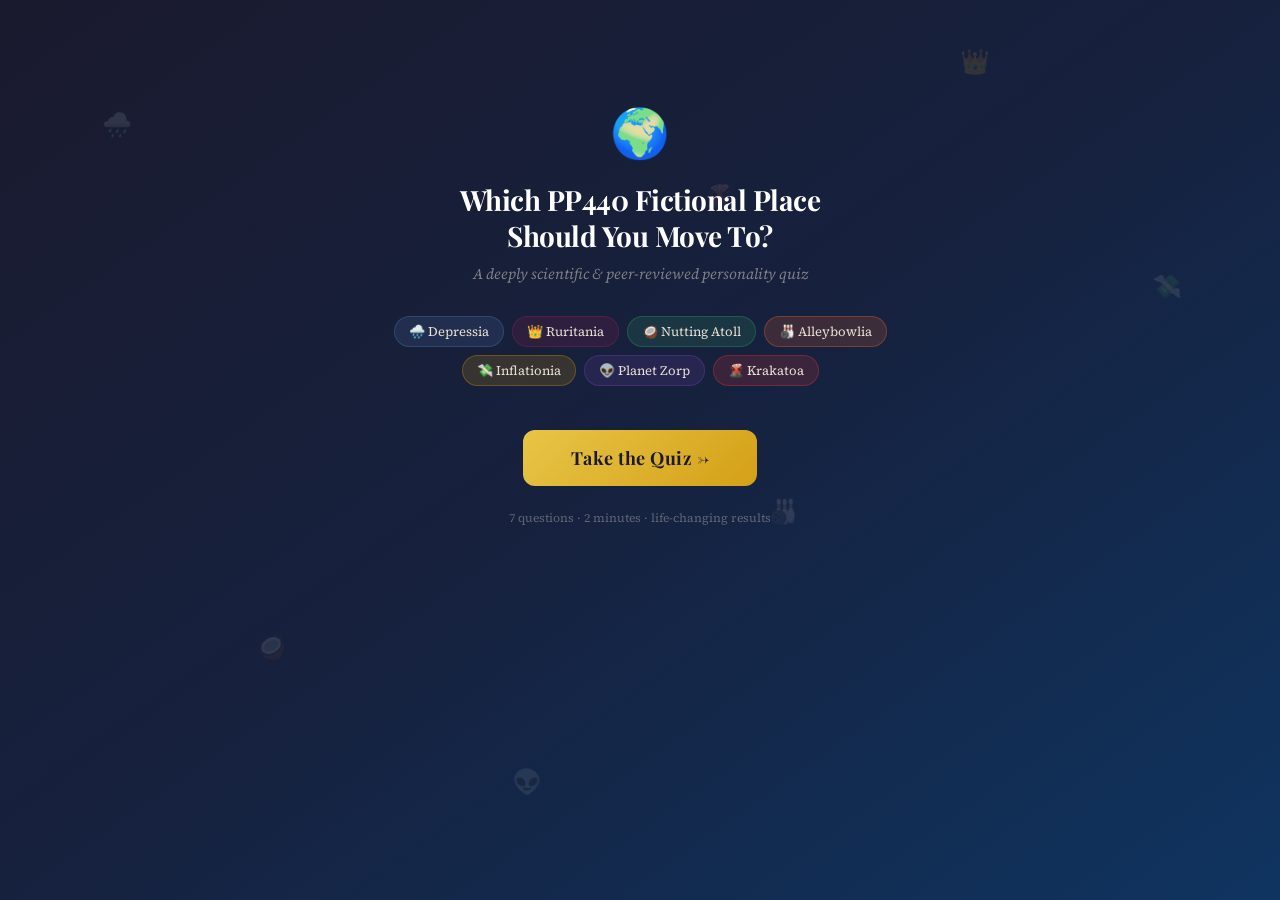
<file: pp440quiz.html>
<!DOCTYPE html>
<html lang="en">
<head>
<meta charset="UTF-8">
<meta name="viewport" content="width=device-width, initial-scale=1.0">
<title>Which PP440 Fictional Place Should You Move To?</title>
<style>
  @import url('https://fonts.googleapis.com/css2?family=Playfair+Display:wght@600;700&family=Source+Serif+4:ital,wght@0,400;0,600;1,400&display=swap');

  *, *::before, *::after { margin: 0; padding: 0; box-sizing: border-box; }

  body {
    min-height: 100vh;
    background: linear-gradient(145deg, #1a1a2e 0%, #16213e 50%, #0f3460 100%);
    font-family: 'Source Serif 4', 'Palatino Linotype', Georgia, serif;
    color: #e8e0d4;
    position: relative;
    overflow-x: hidden;
  }

  @keyframes float {
    0%, 100% { transform: translateY(0) rotate(0deg); }
    25% { transform: translateY(-20px) rotate(5deg); }
    50% { transform: translateY(-10px) rotate(-3deg); }
    75% { transform: translateY(-25px) rotate(2deg); }
  }
  @keyframes slideUp {
    from { opacity: 0; transform: translateY(30px); }
    to { opacity: 1; transform: translateY(0); }
  }
  @keyframes pulse {
    0%, 100% { transform: scale(1); }
    50% { transform: scale(1.05); }
  }
  @keyframes barGrow {
    from { width: 4%; }
  }

  .floating-emoji {
    position: fixed;
    font-size: 24px;
    opacity: 0.12;
    pointer-events: none;
    animation: float 8s ease-in-out infinite;
  }

  .container {
    max-width: 560px;
    margin: 0 auto;
    padding: 40px 24px;
    position: relative;
    z-index: 1;
  }

  .screen { display: none; }
  .screen.active { display: block; animation: slideUp 0.5s ease-out; }

  /* INTRO */
  .intro { text-align: center; padding-top: 60px; }
  .intro .globe { font-size: 48px; margin-bottom: 16px; }
  .intro h1 {
    font-family: 'Playfair Display', Georgia, serif;
    font-size: 28px;
    font-weight: 700;
    line-height: 1.3;
    margin-bottom: 8px;
    letter-spacing: -0.5px;
    color: #fff;
  }
  .intro .subtitle {
    font-size: 15px;
    opacity: 0.5;
    font-style: italic;
    margin-bottom: 8px;
  }
  .place-tags {
    display: flex;
    flex-wrap: wrap;
    justify-content: center;
    gap: 8px;
    margin: 32px 0;
  }
  .place-tag {
    border-radius: 20px;
    padding: 6px 14px;
    font-size: 13px;
    white-space: nowrap;
  }
  .start-btn {
    background: linear-gradient(135deg, #e8c547 0%, #d4a017 100%);
    color: #1a1a2e;
    border: none;
    border-radius: 12px;
    padding: 16px 48px;
    font-size: 18px;
    font-weight: 700;
    font-family: 'Playfair Display', Georgia, serif;
    cursor: pointer;
    margin-top: 12px;
    letter-spacing: 0.5px;
    transition: transform 0.2s;
  }
  .start-btn:hover { transform: scale(1.05); }
  .intro .fine-print {
    font-size: 12px;
    opacity: 0.35;
    margin-top: 24px;
  }

  /* QUIZ */
  .progress-bar-wrap {
    display: flex;
    align-items: center;
    gap: 12px;
    margin-bottom: 40px;
  }
  .progress-track {
    flex: 1;
    height: 4px;
    background: rgba(255,255,255,0.1);
    border-radius: 2px;
    overflow: hidden;
  }
  .progress-fill {
    height: 100%;
    background: linear-gradient(90deg, #e8c547, #d4a017);
    border-radius: 2px;
    transition: width 0.5s ease;
  }
  .progress-count {
    font-size: 13px;
    opacity: 0.4;
    white-space: nowrap;
  }
  .question-text {
    font-family: 'Playfair Display', Georgia, serif;
    font-size: 22px;
    font-weight: 600;
    line-height: 1.4;
    margin-bottom: 28px;
    color: #fff;
  }
  .options { display: flex; flex-direction: column; gap: 12px; }
  .quiz-option {
    background: rgba(255,255,255,0.06);
    border: 1px solid rgba(255,255,255,0.12);
    border-radius: 12px;
    padding: 16px 20px;
    cursor: pointer;
    transition: all 0.3s ease;
    text-align: left;
    font-size: 16px;
    line-height: 1.5;
    color: #e8e0d4;
    font-family: 'Source Serif 4', Georgia, serif;
    width: 100%;
    display: block;
  }
  .quiz-option:hover {
    background: rgba(255,255,255,0.12);
    border-color: rgba(255,255,255,0.25);
    transform: translateX(6px);
  }
  .quiz-option.selected {
    background: rgba(255,255,255,0.18);
    border-color: rgba(255,255,255,0.4);
    transform: translateX(8px);
  }
  .quiz-option.faded { opacity: 0.4; pointer-events: none; }

  /* RESULT */
  .result { text-align: center; padding-top: 40px; }
  .result .label {
    font-size: 13px;
    text-transform: uppercase;
    letter-spacing: 3px;
    opacity: 0.4;
    margin-bottom: 20px;
  }
  .result .big-emoji {
    font-size: 72px;
    margin-bottom: 12px;
    animation: pulse 2s ease-in-out infinite;
  }
  .result h2 {
    font-family: 'Playfair Display', Georgia, serif;
    font-size: 36px;
    font-weight: 700;
    margin-bottom: 4px;
    letter-spacing: -0.5px;
  }
  .result .tagline {
    font-size: 15px;
    font-style: italic;
    opacity: 0.5;
    margin-bottom: 28px;
  }
  .result-card {
    border-radius: 16px;
    padding: 24px 28px;
    text-align: left;
    line-height: 1.7;
    font-size: 16px;
    margin-bottom: 12px;
  }
  .result .vibe {
    font-size: 13px;
    opacity: 0.35;
    font-style: italic;
    margin-bottom: 32px;
  }
  .scores-box {
    background: rgba(255,255,255,0.04);
    border-radius: 12px;
    padding: 20px 24px;
    margin-bottom: 32px;
    text-align: left;
  }
  .scores-label {
    font-size: 12px;
    text-transform: uppercase;
    letter-spacing: 2px;
    opacity: 0.4;
    margin-bottom: 14px;
  }
  .score-row {
    display: flex;
    align-items: center;
    gap: 10px;
    margin-bottom: 8px;
  }
  .score-row .emoji { font-size: 16px; width: 24px; text-align: center; }
  .score-row .name { font-size: 13px; width: 100px; opacity: 0.7; }
  .score-track {
    flex: 1;
    height: 6px;
    background: rgba(255,255,255,0.08);
    border-radius: 3px;
    overflow: hidden;
  }
  .score-fill {
    height: 100%;
    border-radius: 3px;
    animation: barGrow 1s ease-out;
  }
  .score-row .num { font-size: 12px; opacity: 0.4; width: 20px; text-align: right; }
  .restart-btn {
    background: rgba(255,255,255,0.08);
    border: 1px solid rgba(255,255,255,0.15);
    border-radius: 12px;
    padding: 14px 36px;
    font-size: 15px;
    color: #e8e0d4;
    cursor: pointer;
    font-family: 'Source Serif 4', Georgia, serif;
    transition: all 0.3s;
  }
  .restart-btn:hover { background: rgba(255,255,255,0.14); }
</style>
</head>
<body>

<!-- Floating emojis -->
<div class="floating-emoji" style="left:8%;top:12%;animation-delay:0s;animation-duration:9s;">🌧️</div>
<div class="floating-emoji" style="left:75%;top:5%;animation-delay:1.2s;animation-duration:10s;">👑</div>
<div class="floating-emoji" style="left:20%;top:70%;animation-delay:2.4s;animation-duration:11s;">🥥</div>
<div class="floating-emoji" style="left:60%;top:55%;animation-delay:3.6s;animation-duration:8.5s;">🎳</div>
<div class="floating-emoji" style="left:90%;top:30%;animation-delay:4.8s;animation-duration:9.5s;">💸</div>
<div class="floating-emoji" style="left:40%;top:85%;animation-delay:6s;animation-duration:10.5s;">👽</div>
<div class="floating-emoji" style="left:55%;top:20%;animation-delay:7.2s;animation-duration:8s;">🌋</div>

<div class="container">

  <!-- INTRO SCREEN -->
  <div id="intro-screen" class="screen intro active">
    <div class="globe">🌍</div>
    <h1>Which PP440 Fictional Place<br>Should You Move To?</h1>
    <p class="subtitle">A deeply scientific &amp; peer-reviewed personality quiz</p>
    <div class="place-tags" id="place-tags"></div>
    <button class="start-btn" onclick="startQuiz()">Take the Quiz →</button>
    <p class="fine-print">7 questions · 2 minutes · life-changing results</p>
  </div>

  <!-- QUIZ SCREEN -->
  <div id="quiz-screen" class="screen">
    <div class="progress-bar-wrap">
      <div class="progress-track"><div class="progress-fill" id="progress-fill"></div></div>
      <span class="progress-count" id="progress-count"></span>
    </div>
    <h2 class="question-text" id="question-text"></h2>
    <div class="options" id="options"></div>
  </div>

  <!-- RESULT SCREEN -->
  <div id="result-screen" class="screen result"></div>

</div>

<script>
const places = {
  depressia: {
    name: "Depressia", emoji: "🌧️",
    tagline: "Where fiscal policy is always on your mind",
    description: "You belong in Depressia — a nation wrestling with big questions about debt, stimulus, and the role of government. You're the type who reads the budget like a thriller novel. Sure, unemployment is high and the mood is gloomy, but someone with your pragmatic, policy-minded brain is exactly what they need. Bring an umbrella (metaphorically).",
    color: "#4A6FA5", accent: "#8FB8DE",
    vibe: "Thoughtful policy wonk energy"
  },
  ruritania: {
    name: "Ruritania", emoji: "👑",
    tagline: "Carbon markets, steel exports, and two-page memos",
    description: "Welcome to Ruritania — a nation with its own emissions trading scheme, a booming steel sector, and a government that insists policy memos never exceed two pages of 12-point Calibri. You're the type who thrives in institutional complexity: debating free allocation vs. auctioning permits, calculating CBAM surcharges, and writing briefs for extremely busy ministers. Your ideal Friday night? Optimising carbon pricing while the EU watches.",
    color: "#8B2252", accent: "#D4789C",
    vibe: "Senior policy analyst in Calibri energy"
  },
  nuttingAtoll: {
    name: "Nutting Atoll", emoji: "🥥",
    tagline: "Coconuts, parrots, and optimal taxation",
    description: "You're moving to Nutting Atoll! A tropical paradise where King Kanuta rules, opera-singing parrots serenade you at dawn, and the tax system is... a work in progress. You're someone who likes warm weather, quirky communities, and has strong opinions about Pigouvian taxes. Just watch out for the noise complaints.",
    color: "#2D8F5E", accent: "#7EDBA6",
    vibe: "Tropical economist on holiday energy"
  },
  alleybowlia: {
    name: "Alleybowlia", emoji: "🎳",
    tagline: "Where every weekend is league night",
    description: "Strike! You belong on the island of Alleybowlia, where bowling isn't just a hobby — it's a way of life. You're competitive, community-oriented, and you understand that the value of a super-smooth bowling ball is deeply personal. Just don't disappear under mysterious circumstances like A and G did...",
    color: "#D45B2C", accent: "#F4A574",
    vibe: "Enthusiastic hobbyist energy"
  },
  inflationia: {
    name: "Inflationia", emoji: "💸",
    tagline: "Your money moves fast — literally",
    description: "Welcome to Inflationia, where the currency (the Inflatio) changes hands 5 times a year and the central bank keeps everyone guessing. You're someone who thrives in fast-paced, ever-changing environments. You don't mind a little chaos — in fact, you find monetary policy genuinely exciting. Spend your Inflatios quickly.",
    color: "#B8860B", accent: "#F0D060",
    vibe: "Chaotic financial adrenaline energy"
  },
  planetZorp: {
    name: "Planet Zorp", emoji: "👽",
    tagline: "Consumption functions and zero government",
    description: "You've been assigned to Planet Zorp — a world where consumers behave mechanically, there's no government, and the Paradox of Thrift is a lived experience. You're a deep thinker who questions conventional wisdom. Why does saving more make everyone poorer? You'll spend your evenings staring at alien skies, pondering aggregate demand.",
    color: "#6B3FA0", accent: "#B88FE8",
    vibe: "Existential space economist energy"
  },
  krakatoa: {
    name: "Krakatoa", emoji: "🌋",
    tagline: "Lava-resistant umbrellas included",
    description: "You're heading to Krakatoa! An island where volcanic eruptions are just part of daily life and the government solves problems with patents and monopolies. You're resilient, innovative, and you see opportunity where others see molten rock. Your lava-resistant umbrella awaits. Don't forget to calculate the deadweight loss.",
    color: "#CC3333", accent: "#FF7766",
    vibe: "Fearless innovator energy"
  }
};

const questions = [
  {
    // Q1: depressia, nuttingAtoll, inflationia, planetZorp
    question: "It's Saturday morning. What are you doing?",
    options: [
      { text: "Reading the news with increasing concern", scores: { depressia: 3, krakatoa: 1 } },
      { text: "At the beach, doing absolutely nothing", scores: { nuttingAtoll: 5, alleybowlia: 1 } },
      { text: "Checking if the nominal interest rate has moved since breakfast", scores: { inflationia: 3, ruritania: 1 } },
      { text: "Calculating whether staying in bed maximises your utility", scores: { planetZorp: 3, nuttingAtoll: 1 } }
    ]
  },
  {
    // Q2: ruritania, alleybowlia, krakatoa, depressia
    question: "Your friend owes you £20. What do you do?",
    options: [
      { text: "Send them an invoice in 12-point Calibri with 1-inch margins", scores: { ruritania: 4, depressia: 1 } },
      { text: "Forgive it — relationships matter more than money", scores: { alleybowlia: 3, planetZorp: 1 } },
      { text: "Negotiate an equity stake in their next purchase", scores: { krakatoa: 3, inflationia: 1 } },
      { text: "Assume you'll never see it again — the economy is in the gutter", scores: { depressia: 3, ruritania: 1 } }
    ]
  },
  {
    // Q3: nuttingAtoll, ruritania, krakatoa, alleybowlia
    question: "Pick a pet:",
    options: [
      { text: "An opera-singing parrot", scores: { nuttingAtoll: 4, inflationia: 1 } },
      { text: "A very loyal, very boring golden retriever", scores: { ruritania: 3, alleybowlia: 1 } },
      { text: "Something exotic and slightly dangerous", scores: { krakatoa: 3, planetZorp: 1 } },
      { text: "A whole bowling team counts as a pet, right?", scores: { alleybowlia: 3, depressia: 1 } }
    ]
  },
  {
    // Q4: ruritania, inflationia, alleybowlia, planetZorp
    question: "How do you feel about risk?",
    options: [
      { text: "Risk? In this economy?", scores: { ruritania: 2, depressia: 3 } },
      { text: "Risk is just volatility and volatility is exciting", scores: { inflationia: 3, krakatoa: 1 } },
      { text: "I only take risks where I know my willingness to pay", scores: { alleybowlia: 3, nuttingAtoll: 1 } },
      { text: "Risk is an illusion in a deterministic universe", scores: { planetZorp: 3, depressia: 1 } }
    ]
  },
  {
    // Q5: depressia, nuttingAtoll, krakatoa, planetZorp
    question: "Your ideal dinner party conversation is about:",
    options: [
      { text: "Whether governments spend too much or too little", scores: { depressia: 3, ruritania: 2 } },
      { text: "That time a neighbour complained about parrot noise", scores: { nuttingAtoll: 5, alleybowlia: 1 } },
      { text: "A patent you're filing for a lava-proof invention", scores: { krakatoa: 3, inflationia: 1 } },
      { text: "Why money isn't real and GDP is a social construct", scores: { planetZorp: 2, depressia: 4 } }
    ]
  },
  {
    // Q6: depressia, inflationia, krakatoa, alleybowlia
    question: "Pick a holiday destination vibe:",
    options: [
      { text: "Somewhere rainy where you can journal about fiscal policy", scores: { depressia: 4, planetZorp: 1 } },
      { text: "A chaotic bazaar where prices change by the hour", scores: { inflationia: 3, nuttingAtoll: 1 } },
      { text: "Somewhere with active volcanoes", scores: { krakatoa: 3, depressia: 1 } },
      { text: "A small town with a legendary bowling alley", scores: { alleybowlia: 3, ruritania: 1 } }
    ]
  },
  {
    // Q7: ruritania, inflationia, nuttingAtoll, planetZorp
    question: "What's your relationship with money?",
    options: [
      { text: "I track every penny in a colour-coded spreadsheet", scores: { ruritania: 3, alleybowlia: 1 } },
      { text: "Easy come, easy go — it'll inflate away anyway", scores: { inflationia: 3, krakatoa: 1 } },
      { text: "Every transaction I make, I think about who really bears the cost", scores: { nuttingAtoll: 3, depressia: 1 } },
      { text: "I like to save it but somehow I am getting poorer", scores: { planetZorp: 3, inflationia: 1 } }
    ]
  }
];

let currentQ = 0;
let scores = {};
let locked = false;

// Build intro tags
const tagsEl = document.getElementById('place-tags');
Object.values(places).forEach(p => {
  const span = document.createElement('span');
  span.className = 'place-tag';
  span.style.background = p.color + '33';
  span.style.border = '1px solid ' + p.color + '66';
  span.textContent = p.emoji + ' ' + p.name;
  tagsEl.appendChild(span);
});

function showScreen(id) {
  document.querySelectorAll('.screen').forEach(s => s.classList.remove('active'));
  const el = document.getElementById(id);
  el.classList.add('active');
  // Re-trigger animation
  el.style.animation = 'none';
  el.offsetHeight;
  el.style.animation = '';
}

function startQuiz() {
  currentQ = 0;
  scores = {};
  locked = false;
  showScreen('quiz-screen');
  renderQuestion();
}

function renderQuestion() {
  const q = questions[currentQ];
  document.getElementById('progress-fill').style.width = ((currentQ + 1) / questions.length * 100) + '%';
  document.getElementById('progress-count').textContent = (currentQ + 1) + '/' + questions.length;
  document.getElementById('question-text').textContent = q.question;

  const optionsEl = document.getElementById('options');
  optionsEl.innerHTML = '';
  q.options.forEach((opt, idx) => {
    const btn = document.createElement('button');
    btn.className = 'quiz-option';
    btn.textContent = opt.text;
    btn.onclick = () => selectOption(opt, idx);
    optionsEl.appendChild(btn);
  });

  // Re-trigger slide animation on quiz screen
  const qs = document.getElementById('quiz-screen');
  qs.style.animation = 'none';
  qs.offsetHeight;
  qs.style.animation = 'slideUp 0.4s ease-out';
}

function selectOption(option, idx) {
  if (locked) return;
  locked = true;

  const buttons = document.querySelectorAll('.quiz-option');
  buttons.forEach((btn, i) => {
    if (i === idx) btn.classList.add('selected');
    else btn.classList.add('faded');
  });

  Object.entries(option.scores).forEach(([place, val]) => {
    scores[place] = (scores[place] || 0) + val;
  });

  setTimeout(() => {
    locked = false;
    if (currentQ < questions.length - 1) {
      currentQ++;
      renderQuestion();
    } else {
      showResult();
    }
  }, 600);
}

function showResult() {
  let maxScore = 0, winner = 'nuttingAtoll';
  Object.entries(scores).forEach(([place, score]) => {
    if (score > maxScore) { maxScore = score; winner = place; }
  });

  const p = places[winner];
  const sorted = Object.entries(places)
    .map(([key, pl]) => ({ key, ...pl, score: scores[key] || 0 }))
    .sort((a, b) => b.score - a.score);

  const maxPossible = 21;

  let scoresHTML = sorted.map(s => {
    const pct = Math.max(4, (s.score / maxPossible) * 100);
    const fillBg = s.key === winner
      ? `linear-gradient(90deg, ${s.color}, ${s.accent})`
      : 'rgba(255,255,255,0.2)';
    return `
      <div class="score-row">
        <span class="emoji">${s.emoji}</span>
        <span class="name">${s.name}</span>
        <div class="score-track"><div class="score-fill" style="width:${pct}%;background:${fillBg}"></div></div>
        <span class="num">${s.score}</span>
      </div>`;
  }).join('');

  document.getElementById('result-screen').innerHTML = `
    <p class="label">Your new home is…</p>
    <div class="big-emoji">${p.emoji}</div>
    <h2 style="color:${p.accent}">${p.name}</h2>
    <p class="tagline">${p.tagline}</p>
    <div class="result-card" style="background:linear-gradient(135deg,${p.color}22,${p.color}11);border:1px solid ${p.color}44;">
      ${p.description}
    </div>
    <p class="vibe">✨ ${p.vibe}</p>
    <div class="scores-box">
      <p class="scores-label">Compatibility Scores</p>
      ${scoresHTML}
    </div>
    <button class="restart-btn" onclick="restart()">Retake Quiz ↺</button>
  `;

  showScreen('result-screen');
}

function restart() {
  showScreen('intro-screen');
}
</script>
</body>
</html>
</file>
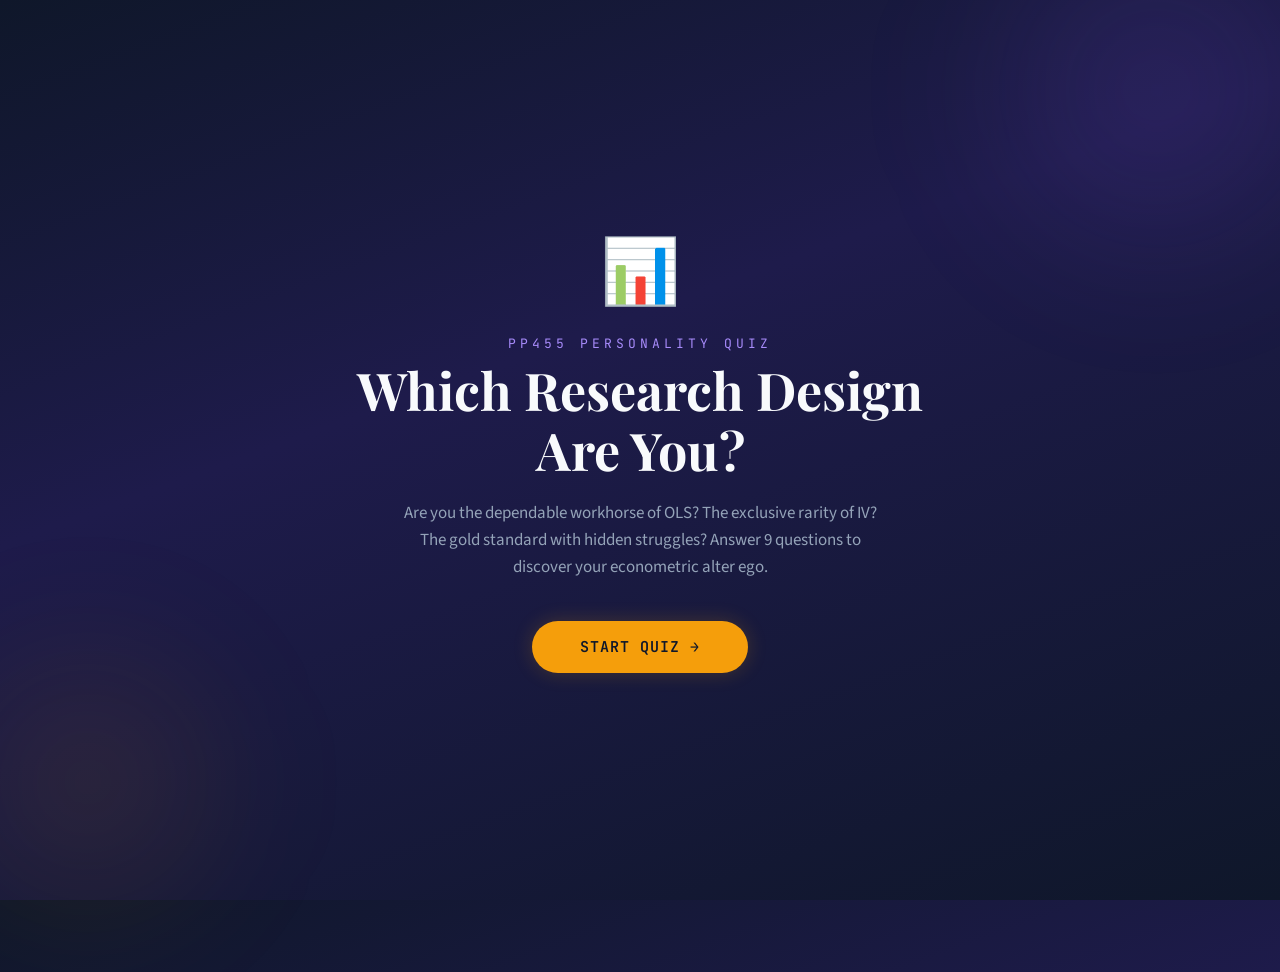
<file: pp455quiz.html>
<!DOCTYPE html>
<html lang="en">
<head>
  <meta charset="UTF-8">
  <meta name="viewport" content="width=device-width, initial-scale=1.0">
  <title>Which Research Design for Causal Inference Are You?</title>
  <link href="https://fonts.googleapis.com/css2?family=Playfair+Display:wght@400;600;700&family=Source+Sans+3:wght@400;500;600&family=JetBrains+Mono:wght@400;500;700&display=swap" rel="stylesheet">
  <style>
    *, *::before, *::after { margin: 0; padding: 0; box-sizing: border-box; }
    body {
      min-height: 100vh;
      background: linear-gradient(160deg, #0f172a 0%, #1e1b4b 40%, #0f172a 100%);
      font-family: 'Source Sans 3', sans-serif;
      color: #cbd5e1;
      overflow-x: hidden;
    }
    .screen { display: none; min-height: 100vh; flex-direction: column; align-items: center; justify-content: center; padding: 40px 20px; position: relative; }
    .screen.active { display: flex; }
    .glow { position: absolute; border-radius: 50%; filter: blur(60px); pointer-events: none; }
    .glow-1 { top: -15%; right: -8%; width: 450px; height: 450px; background: radial-gradient(circle, rgba(139,92,246,0.14) 0%, transparent 70%); }
    .glow-2 { bottom: -8%; left: -8%; width: 380px; height: 380px; background: radial-gradient(circle, rgba(245,158,11,0.11) 0%, transparent 70%); }
    .glow-center { top: 5%; left: 50%; transform: translateX(-50%); width: 500px; height: 500px; filter: blur(60px); pointer-events: none; position: absolute; border-radius: 50%; }
    .mono { font-family: 'JetBrains Mono', monospace; }
    .serif { font-family: 'Playfair Display', Georgia, serif; }

    /* Start */
    .start-wrap { position: relative; z-index: 1; max-width: 600px; text-align: center; }
    .start-wrap .icon { font-size: 64px; margin-bottom: 16px; }
    .start-wrap .label { font-size: 13px; letter-spacing: 4px; color: #a78bfa; text-transform: uppercase; margin-bottom: 8px; }
    .start-wrap h1 { font-size: clamp(32px, 6vw, 52px); font-weight: 700; color: #f8fafc; line-height: 1.15; margin-bottom: 20px; }
    .start-wrap .sub { font-size: 17px; color: #94a3b8; line-height: 1.6; max-width: 480px; margin: 0 auto 40px; }
    .btn-start {
      font-family: 'JetBrains Mono', monospace; font-size: 15px; font-weight: 600;
      color: #0f172a; background: #f59e0b; border: none; border-radius: 50px; padding: 16px 48px;
      cursor: pointer; letter-spacing: 1px; text-transform: uppercase;
      box-shadow: 0 0 20px rgba(245,158,11,0.2); transition: all 0.3s ease;
    }
    .btn-start:hover { background: #fbbf24; transform: scale(1.05); box-shadow: 0 0 30px rgba(245,158,11,0.4); }

    /* Quiz */
    .quiz-wrap { position: relative; z-index: 1; max-width: 640px; width: 100%; }
    .progress-bar { width: 100%; height: 6px; background: rgba(255,255,255,0.12); border-radius: 3px; overflow: hidden; }
    .progress-fill { height: 100%; background: linear-gradient(90deg, #f59e0b, #ef4444, #8b5cf6); border-radius: 3px; transition: width 0.5s cubic-bezier(0.4,0,0.2,1); }
    .q-meta { display: flex; justify-content: space-between; align-items: center; margin-bottom: 10px; font-size: 12px; letter-spacing: 2px; color: #64748b; }
    .q-text { font-size: clamp(22px, 4vw, 30px); font-weight: 600; color: #f1f5f9; line-height: 1.35; margin: 24px 0 32px; transition: opacity 0.35s, transform 0.35s; }
    .q-text.entering { opacity: 0; transform: translateY(18px); }
    .options { display: flex; flex-direction: column; gap: 12px; }
    .opt-btn {
      font-family: 'Source Sans 3', sans-serif; font-size: 15px; line-height: 1.5;
      color: #cbd5e1; background: rgba(255,255,255,0.04); border: 1px solid rgba(255,255,255,0.08);
      border-radius: 14px; padding: 16px 20px; cursor: pointer; text-align: left;
      transition: all 0.3s ease; display: flex; align-items: flex-start; gap: 12px;
    }
    .opt-btn:hover { background: rgba(255,255,255,0.08); }
    .opt-btn.selected { color: #f8fafc; background: linear-gradient(135deg, rgba(139,92,246,0.4), rgba(99,102,241,0.3)); border-color: rgba(139,92,246,0.6); transform: scale(1.02); box-shadow: 0 0 20px rgba(139,92,246,0.2); }
    .opt-btn.entering { opacity: 0; }
    .opt-letter {
      display: inline-flex; align-items: center; justify-content: center; flex-shrink: 0;
      width: 26px; height: 26px; border-radius: 50%; background: rgba(255,255,255,0.08);
      font-size: 12px; font-weight: 700; font-family: 'JetBrains Mono', monospace; color: #64748b;
      transition: all 0.3s ease;
    }
    .opt-btn.selected .opt-letter { background: rgba(139,92,246,0.5); color: #fff; }

    /* Back button */
    .btn-back {
      font-family: 'JetBrains Mono', monospace; font-size: 11px; letter-spacing: 2px;
      color: #334155; background: none; border: none; cursor: pointer;
      text-transform: uppercase; transition: color 0.2s; padding: 0;
    }
    .btn-back:hover { color: #64748b; }

    /* Result */
    .result-wrap { position: relative; z-index: 1; max-width: 580px; width: 100%; text-align: center; transition: opacity 0.8s, transform 0.8s; opacity: 0; transform: translateY(30px); }
    .result-wrap.revealed { opacity: 1; transform: translateY(0); }
    .result-label { font-size: 12px; letter-spacing: 4px; color: #64748b; text-transform: uppercase; margin-bottom: 12px; }
    .result-emoji { font-size: 72px; margin-bottom: 12px; }
    .result-name { font-size: clamp(30px, 6vw, 44px); font-weight: 700; color: #f8fafc; line-height: 1.2; margin-bottom: 8px; }
    .result-tagline { font-size: 14px; letter-spacing: 1px; margin-bottom: 32px; }
    .result-desc {
      background: rgba(255,255,255,0.04); border: 1px solid rgba(255,255,255,0.08);
      border-radius: 20px; padding: 28px 24px; text-align: left; margin-bottom: 24px;
      font-size: 16px; color: #cbd5e1; line-height: 1.7;
    }
    .btn-row { display: flex; gap: 12px; justify-content: center; flex-wrap: wrap; margin-top: 8px; }
    .btn-restart {
      font-family: 'JetBrains Mono', monospace; font-size: 13px; font-weight: 600;
      color: #e2e8f0; background: transparent; border: 1px solid rgba(255,255,255,0.15);
      border-radius: 50px; padding: 12px 28px; cursor: pointer; letter-spacing: 1px;
      text-transform: uppercase; transition: all 0.3s ease;
    }
    .btn-restart:hover { color: #0f172a; background: #f59e0b; border-color: #f59e0b; }

    /* Score tally */
    @keyframes barGrow { from { width: 4%; } }
    .scores-box {
      background: rgba(255,255,255,0.04); border: 1px solid rgba(255,255,255,0.07);
      border-radius: 16px; padding: 20px 24px; margin-bottom: 24px; text-align: left;
    }
    .scores-label { font-family: 'JetBrains Mono', monospace; font-size: 11px; letter-spacing: 3px; text-transform: uppercase; color: #475569; margin-bottom: 16px; }
    .score-row { display: flex; align-items: center; gap: 10px; margin-bottom: 10px; }
    .score-row:last-child { margin-bottom: 0; }
    .score-emoji { font-size: 15px; width: 22px; text-align: center; flex-shrink: 0; }
    .score-name { font-size: 12px; width: 110px; color: #94a3b8; flex-shrink: 0; font-family: 'JetBrains Mono', monospace; }
    .score-track { flex: 1; height: 6px; background: rgba(255,255,255,0.07); border-radius: 3px; overflow: hidden; }
    .score-fill { height: 100%; border-radius: 3px; animation: barGrow 0.9s ease-out; }
    .score-num { font-size: 11px; color: #475569; width: 24px; text-align: right; flex-shrink: 0; font-family: 'JetBrains Mono', monospace; }

    /* OLS easter egg teaser */
    @keyframes teaserSlideIn {
      from { opacity: 0; transform: translateY(-12px); }
      to   { opacity: 1; transform: translateY(0); }
    }
    .ols-teaser {
      padding: 16px 20px; margin-bottom: 24px;
      background: rgba(37,99,235,0.06); border: 1px dashed rgba(37,99,235,0.35);
      border-radius: 14px; cursor: pointer;
      display: flex; align-items: center; gap: 14px;
      animation: teaserSlideIn 0.5s cubic-bezier(0.22,1,0.36,1) both;
      transition: background 0.25s, border-color 0.25s;
    }
    .ols-teaser:hover { background: rgba(37,99,235,0.12); border-color: rgba(37,99,235,0.6); }
    .ols-teaser-icon { font-size: 24px; flex-shrink: 0; }
    .ols-teaser-body { flex: 1; min-width: 0; text-align: left; }
    .ols-teaser-label { font-family: 'JetBrains Mono', monospace; font-size: 9px; letter-spacing: 3px; text-transform: uppercase; color: #2563EB; margin-bottom: 4px; }
    .ols-teaser-text { font-size: 13px; color: #94a3b8; line-height: 1.45; }
    .ols-teaser-cta { font-family: 'JetBrains Mono', monospace; font-size: 11px; color: #2563EB; margin-top: 6px; letter-spacing: 1px; }
    .ols-teaser-dismiss {
      flex-shrink: 0; background: none; border: none; color: #334155; cursor: pointer;
      font-size: 16px; line-height: 1; padding: 4px; transition: color 0.2s; align-self: flex-start;
    }
    .ols-teaser-dismiss:hover { color: #64748b; }

    /* BONUS QUIZ */
    #bonus-start-screen, #bonus-quiz-screen, #bonus-result-screen {
      background: linear-gradient(160deg, #0f172a 0%, #1c1208 40%, #0f172a 100%);
    }
    .bonus-wrap { position: relative; z-index: 1; max-width: 600px; text-align: center; }
    .bonus-badge {
      display: inline-block; font-family: 'JetBrains Mono', monospace;
      font-size: 10px; letter-spacing: 3px; text-transform: uppercase;
      color: #92400e; background: rgba(245,158,11,0.1); border: 1px solid rgba(245,158,11,0.25);
      border-radius: 20px; padding: 5px 14px; margin-bottom: 20px;
    }
    .bonus-wrap h1 { font-size: clamp(26px, 5vw, 40px); font-weight: 700; color: #fef3c7; line-height: 1.2; margin-bottom: 16px; }
    .bonus-wrap .sub { font-size: 15px; color: #78716c; line-height: 1.6; max-width: 460px; margin: 0 auto 36px; }
    .btn-bonus-start {
      font-family: 'JetBrains Mono', monospace; font-size: 14px; font-weight: 600;
      color: #0f172a; background: #f59e0b; border: none; border-radius: 50px; padding: 14px 40px;
      cursor: pointer; letter-spacing: 1px; text-transform: uppercase;
      box-shadow: 0 0 16px rgba(245,158,11,0.15); transition: all 0.3s ease;
    }
    .btn-bonus-start:hover { background: #fbbf24; transform: scale(1.04); }
    .btn-back-link {
      display: block; margin-top: 20px; font-family: 'JetBrains Mono', monospace;
      font-size: 11px; letter-spacing: 2px; color: #44403c; text-transform: uppercase;
      background: none; border: none; cursor: pointer; transition: color 0.2s;
    }
    .btn-back-link:hover { color: #78716c; }

    .bonus-quiz-wrap { position: relative; z-index: 1; max-width: 620px; width: 100%; }
    .bonus-progress-bar { width: 100%; height: 4px; background: rgba(245,158,11,0.12); border-radius: 2px; overflow: hidden; }
    .bonus-progress-fill { height: 100%; background: linear-gradient(90deg, #f59e0b, #d97706); border-radius: 2px; transition: width 0.5s cubic-bezier(0.4,0,0.2,1); }
    .bonus-q-meta { display: flex; justify-content: space-between; align-items: center; margin-bottom: 10px; font-size: 11px; letter-spacing: 2px; color: #44403c; font-family: 'JetBrains Mono', monospace; }
    .bonus-q-text { font-size: clamp(20px, 3.5vw, 26px); font-weight: 600; color: #fef3c7; line-height: 1.4; margin: 20px 0 28px; transition: opacity 0.35s, transform 0.35s; font-family: 'Playfair Display', Georgia, serif; }
    .bonus-q-text.entering { opacity: 0; transform: translateY(18px); }
    .bonus-options { display: flex; flex-direction: column; gap: 10px; }
    .bonus-opt-btn {
      font-family: 'Source Sans 3', sans-serif; font-size: 14px; line-height: 1.5;
      color: #a8a29e; background: rgba(245,158,11,0.03); border: 1px solid rgba(245,158,11,0.1);
      border-radius: 12px; padding: 14px 18px; cursor: pointer; text-align: left;
      transition: all 0.3s ease; display: flex; align-items: flex-start; gap: 12px;
    }
    .bonus-opt-btn:hover { background: rgba(245,158,11,0.07); border-color: rgba(245,158,11,0.25); color: #d6d3d1; }
    .bonus-opt-btn.selected { color: #fef3c7; background: rgba(245,158,11,0.12); border-color: rgba(245,158,11,0.4); transform: scale(1.02); }
    .bonus-opt-btn.entering { opacity: 0; }
    .bonus-opt-letter {
      display: inline-flex; align-items: center; justify-content: center; flex-shrink: 0;
      width: 24px; height: 24px; border-radius: 50%; background: rgba(245,158,11,0.08);
      font-size: 11px; font-weight: 700; font-family: 'JetBrains Mono', monospace; color: #44403c;
      transition: all 0.3s ease;
    }
    .bonus-opt-btn.selected .bonus-opt-letter { background: rgba(245,158,11,0.3); color: #fef3c7; }
    .btn-bonus-back {
      font-family: 'JetBrains Mono', monospace; font-size: 11px; letter-spacing: 2px;
      color: #44403c; background: none; border: none; cursor: pointer;
      text-transform: uppercase; transition: color 0.2s; padding: 0;
    }
    .btn-bonus-back:hover { color: #78716c; }

    .bonus-result-wrap { position: relative; z-index: 1; max-width: 560px; width: 100%; text-align: center; transition: opacity 0.8s, transform 0.8s; opacity: 0; transform: translateY(30px); }
    .bonus-result-wrap.revealed { opacity: 1; transform: translateY(0); }
    .bonus-result-label { font-family: 'JetBrains Mono', monospace; font-size: 10px; letter-spacing: 4px; color: #44403c; text-transform: uppercase; margin-bottom: 12px; }
    .bonus-result-emoji { font-size: 64px; margin-bottom: 12px; }
    .bonus-result-name { font-size: clamp(26px, 5vw, 38px); font-weight: 700; color: #fef3c7; line-height: 1.2; margin-bottom: 6px; font-family: 'Playfair Display', Georgia, serif; }
    .bonus-result-tagline { font-family: 'JetBrains Mono', monospace; font-size: 12px; letter-spacing: 1px; margin-bottom: 28px; color: #f59e0b; }
    .bonus-result-desc {
      background: rgba(245,158,11,0.04); border: 1px solid rgba(245,158,11,0.1);
      border-radius: 16px; padding: 24px; text-align: left; margin-bottom: 28px;
      font-size: 15px; color: #a8a29e; line-height: 1.75;
    }
    .btn-bonus-restart {
      font-family: 'JetBrains Mono', monospace; font-size: 12px; font-weight: 600;
      color: #78716c; background: transparent; border: 1px solid rgba(245,158,11,0.2);
      border-radius: 50px; padding: 11px 28px; cursor: pointer; letter-spacing: 1px;
      text-transform: uppercase; transition: all 0.3s ease; margin: 0 6px;
    }
    .btn-bonus-restart:hover { color: #0f172a; background: #f59e0b; border-color: #f59e0b; }
  </style>
</head>
<body>

<!-- START SCREEN -->
<div id="start-screen" class="screen active">
  <div class="glow glow-1"></div>
  <div class="glow glow-2"></div>
  <div class="start-wrap">
    <div class="icon">📊</div>
    <p class="mono label">PP455 Personality Quiz</p>
    <h1 class="serif">Which Research Design Are You?</h1>
    <p class="sub">Are you the dependable workhorse of OLS? The exclusive rarity of IV? The gold standard with hidden struggles? Answer 9 questions to discover your econometric alter ego.</p>
    <button class="btn-start" onclick="startQuiz()">Start Quiz →</button>
  </div>
</div>

<!-- QUIZ SCREEN -->
<div id="quiz-screen" class="screen">
  <div class="glow" style="top:10%;left:-5%;width:300px;height:300px;background:radial-gradient(circle,rgba(99,102,241,0.1) 0%,transparent 70%);filter:blur(40px)"></div>
  <div class="quiz-wrap">
    <div>
      <div class="q-meta mono">
        <span id="q-counter"></span>
        <button class="btn-back" id="btn-back" onclick="goBack()" style="display:none">← back</button>
        <span id="q-pct"></span>
      </div>
      <div class="progress-bar"><div class="progress-fill" id="progress-fill"></div></div>
    </div>
    <h2 class="serif q-text" id="q-text"></h2>
    <div class="options" id="options"></div>
  </div>
</div>

<!-- RESULT SCREEN -->
<div id="result-screen" class="screen">
  <div class="glow glow-center" id="result-glow"></div>
  <div class="result-wrap" id="result-wrap">
    <p class="mono result-label">Your result</p>
    <div class="result-emoji" id="result-emoji"></div>
    <h1 class="serif result-name" id="result-name"></h1>
    <p class="mono result-tagline" id="result-tagline"></p>
    <div class="result-desc" id="result-desc"></div>
    <div class="ols-teaser" id="ols-teaser" style="display:none" onclick="show('bonus-start-screen')">
      <div class="ols-teaser-icon">⚠️</div>
      <div class="ols-teaser-body">
        <p class="ols-teaser-label">wait — there's more</p>
        <p class="ols-teaser-text">You got OLS. But something in that error term isn't right and we both know it.</p>
        <p class="ols-teaser-cta">Find your violation of OLS 1 →</p>
      </div>
      <button class="ols-teaser-dismiss" onclick="event.stopPropagation(); this.closest('.ols-teaser').style.display='none'">✕</button>
    </div>
    <div class="scores-box" id="scores-box"></div>
    <div class="btn-row">
      <button class="btn-restart" onclick="startQuiz()">Retake Quiz</button>
    </div>
  </div>
</div>

<!-- BONUS START -->
<div id="bonus-start-screen" class="screen">
  <div class="glow" style="top:-10%;right:-5%;width:400px;height:400px;background:radial-gradient(circle,rgba(245,158,11,0.08) 0%,transparent 70%);filter:blur(60px)"></div>
  <div class="bonus-wrap">
    <span class="bonus-badge">OLS Bonus Round</span>
    <h1>Which Violation of Exogeneity Are You?</h1>
    <p class="sub">Something in that error term is correlated with your regressors and we need to find out why.</p>
    <button class="btn-bonus-start" onclick="startBonusQuiz()">Let's do this →</button>
    <button class="btn-back-link" onclick="show('result-screen')">← back to my result</button>
  </div>
</div>

<!-- BONUS QUIZ SCREEN -->
<div id="bonus-quiz-screen" class="screen">
  <div class="glow" style="top:10%;right:-5%;width:300px;height:300px;background:radial-gradient(circle,rgba(245,158,11,0.06) 0%,transparent 70%);filter:blur(40px)"></div>
  <div class="bonus-quiz-wrap">
    <div>
      <div class="bonus-q-meta">
        <span id="bq-counter"></span>
        <button class="btn-bonus-back" id="btn-bonus-back" onclick="bonusGoBack()" style="display:none">← back</button>
        <span id="bq-pct"></span>
      </div>
      <div class="bonus-progress-bar"><div class="bonus-progress-fill" id="bonus-progress-fill"></div></div>
    </div>
    <h2 class="bonus-q-text" id="bq-text"></h2>
    <div class="bonus-options" id="bonus-options"></div>
  </div>
</div>

<!-- BONUS RESULT SCREEN -->
<div id="bonus-result-screen" class="screen">
  <div class="glow" style="top:5%;left:50%;transform:translateX(-50%);width:500px;height:500px;background:radial-gradient(circle,rgba(245,158,11,0.07) 0%,transparent 70%);filter:blur(60px);pointer-events:none;position:absolute;border-radius:50%;"></div>
  <div class="bonus-result-wrap" id="bonus-result-wrap">
    <p class="bonus-result-label">your violation</p>
    <div class="bonus-result-emoji" id="br-emoji"></div>
    <h1 class="bonus-result-name" id="br-name"></h1>
    <p class="bonus-result-tagline" id="br-tagline"></p>
    <div class="bonus-result-desc" id="br-desc"></div>
    <div class="btn-row">
      <button class="btn-bonus-restart" onclick="startBonusQuiz()">Retake Bonus</button>
      <button class="btn-bonus-restart" onclick="startQuiz()">Back to Main Quiz</button>
    </div>
  </div>
</div>

<script>
  const METHODS = {
    OLS:       { name: "OLS Regression",              emoji: "📏", tagline: "The Reliable Workhorse",           color: "#2563EB",
      description: "You are the backbone of the group and you know it. You're dependable, versatile, and always willing to show up. In return, you like consistency and predictability. Sure, some people underestimate you — you know that most of empirical economics runs on your back. Your weakness? You can be a little naive about what's hiding in that error term. You prefer to assume it's fine. It's probably fine." },
    MATCHING:  { name: "Matching",                    emoji: "🪞", tagline: "The Selective Matchmaker",         color: "#7C3AED",
      description: "People call you shallow, and honestly? They're not entirely wrong. You only care about what's on the surface (observables), and you've made your peace with that. But within your domain, nobody finds a better match. You keep a mental score for everyone you meet. They don't know this. You also have strong opinions about who belongs in your sample and will remove outliers from your life without a second thought." },
    IV:        { name: "Instrumental Variables",      emoji: "🎯", tagline: "The Rare and Exclusive One",       color: "#DC2626",
      description: "You're that friend who's incredibly hard to find but absolutely worth it when you show up. You have three non-negotiable standards and you refuse to compromise on any of them. You literally cannot function if you're irrelevant. You only really speak for the compliers, which makes you a bit niche — but honestly, being niche has never bothered you. It just makes you unique." },
    DID:       { name: "Difference-in-Differences",   emoji: "⚡", tagline: "The Parallel Universe Powerhouse",  color: "#059669",
      description: "You are constitutionally incapable of evaluating anything without asking \"but what would have happened otherwise?\" You will run a placebo test on your own emotions before deciding if something is real. People find this exhausting. You find it responsible. Your core assumption requires a little faith, yes, but you've checked it six times and it looks fine. Mostly." },
    SHARP_RDD: { name: "Sharp RDD",                   emoji: "🔪", tagline: "Smooth Operator with a Sharp Edge", color: "#EA580C",
      description: "You are, genuinely, the most easy-going person in the room. Relaxed, smooth, no sharp edges — until you're not. People find out where the line is by crossing it, at which point everything changes completely and there is no ambiguity about it whatsoever. Both sides of the threshold would describe you completely differently. You find this totally reasonable." },
    FUZZY_RDD: { name: "Fuzzy RDD",                   emoji: "🌫️", tagline: "An IV in a Trench Coat",           color: "#0891B2",
      description: "Let's be honest: you're basically an IV with a better origin story. The cutoff nudges you, it doesn't own you, and you think that's a more honest way to live, frankly. You're the pragmatic middle child between Sharp RDD's clean certainty and IV's abstract cleverness. You estimate LATE for compliers at the cutoff, which is very specific, but at least it's honest." },
    RCT:       { name: "Randomised Controlled Trial",  emoji: "👑", tagline: "The Gold Standard",                color: "#CA8A04",
      description: "Everyone calls you the gold standard, and you've learned to wear the crown gracefully. Random assignment makes you unbiased by design. You walk into a room and other methods audibly sigh. But what people don't see is how much work it takes to be this perfect. Attrition. Spillover. Non-compliance. And don't even get you started on the ethics review board. The pressure of being everyone's benchmark? It's a lot. But when it all comes together? Immaculate." }
  };

  const SHORT = { OLS:'OLS', MATCHING:'Matching', IV:'IV', DID:'DiD', SHARP_RDD:'Sharp RDD', FUZZY_RDD:'Fuzzy RDD', RCT:'RCT' };

  const QUESTIONS = [
    { q: "Your friends are planning a group holiday. What's your role?", opts: [
      { text: "I compare everyone's calendars and find the date that works", scores: { OLS: 3, MATCHING: 1 } },
      { text: "I find the one perfect Airbnb that satisfies everyone's conditions", scores: { IV: 2, FUZZY_RDD: 1 } },
      { text: "I pair each person with their ideal roommate based on detailed compatibility profiles", scores: { MATCHING: 3 } },
      { text: "Ditch everyone else and do whatever I want", scores: { FUZZY_RDD: 3 } }
    ]},
    { q: "What is your favourite dinner party topic of conversation?", opts: [
      { text: "Reminiscing over fond memories", scores: { DID: 3 } },
      { text: "Who should get with who ;)", scores: { MATCHING: 3 } },
      { text: "Gossiping about the many assumptions I make", scores: { OLS: 3 } },
      { text: "That one thing that makes you really angry", scores: { SHARP_RDD: 3 } }
    ]},
    { q: "Where do you usually like to study?", opts: [
      { text: "5th Floor CBG (when it's not overrun by European Institute students)", scores: { IV: 2 } },
      { text: "The Bean Counter", scores: { SHARP_RDD: 3 } },
      { text: "Library Postgrad Study Room", scores: { DID: 3 } },
      { text: "Somewhere off campus", scores: { FUZZY_RDD: 3 } }
    ]},
    { q: "How do you handle a messy breakup?", opts: [
      { text: "I look at how we were both trending before the split to figure out what really changed", scores: { DID: 3 } },
      { text: "I find someone who looks identical to my ex but is better", scores: { MATCHING: 3 } },
      { text: "I only process the breakup within a very narrow emotional bandwidth around the exact moment it happened", scores: { SHARP_RDD: 3, FUZZY_RDD: 1 } },
      { text: "I find a completely unrelated life event and use it as the reason to move on", scores: { IV: 3 } }
    ]},
    { q: "What are you drinking at The George?", opts: [
      { text: "A classic Guinness", scores: { DID: 3 } },
      { text: "A very sensible half pint of Asahi", scores: { OLS: 3 } },
      { text: "A Spritz — who knew they had them?", scores: { FUZZY_RDD: 3 } },
      { text: "Nothing, just there for the vibez!", scores: { SHARP_RDD: 3 } }
    ]},
    { q: "What's your approach to making a big life decision?", opts: [
      { text: "I control for everything within my grasp and accept the rest is unknowable", scores: { OLS: 3, MATCHING: 1 } },
      { text: "I just flip a coin", scores: { RCT: 3 } },
      { text: "The moment I cross the line, I commit fully", scores: { SHARP_RDD: 3 } },
      { text: "I wait for an external nudge and then let it carry me", scores: { IV: 2, FUZZY_RDD: 2 } }
    ]},
    { q: "Where are you sitting in the lecture hall?", opts: [
      { text: "With all the other LATE people at the back sipping a LATTE (iykyk)", scores: { OLS: 3 } },
      { text: "Whichever seat has a desk that isn't broken", scores: { IV: 1, FUZZY_RDD: 2 } },
      { text: "In the exact same place I sit every single week", scores: { DID: 3 } },
      { text: "Front and center so I can be Mark Schankerman's favorite little boy", scores: { RCT: 3 } }
    ]},
    { q: "What is your texting style?", opts: [
      { text: "Consistent response time, I don't play games", scores: { OLS: 3 } },
      { text: "I only text back when reminded — but if reminded, I will text back", scores: { IV: 3 } },
      { text: "I double text if the first one wasn't delivered properly", scores: { RCT: 3 } },
      { text: "I just read old text chains over and over", scores: { DID: 3 } }
    ]},
    { q: "What's your opening line?", opts: [
      { text: "\"I'm rejecting all the H0s because you're a much better alternative.\"", scores: { SHARP_RDD: 3 } },
      { text: "\"We must have the same propensity score, because we make a great match.\"", scores: { MATCHING: 3 } },
      { text: "\"Thank god for error terms, because it means I'll always have u.\"", scores: { OLS: 3 } },
      { text: "\"I would still love you if you were a parasitic worm.\"", scores: { RCT: 3 } }
    ]}
  ];

  // ── MAIN QUIZ STATE ──
  let currentQ = 0, scores = {}, locked = false;
  let answerHistory = []; // stores selected option index per question

  function show(id) {
    document.querySelectorAll('.screen').forEach(s => s.classList.remove('active'));
    document.getElementById(id).classList.add('active');
    window.scrollTo(0, 0);
    if (id !== 'result-screen') {
      const t = document.getElementById('ols-teaser');
      if (t) t.style.display = 'none';
    }
  }

  function startQuiz() {
    currentQ = 0; scores = {}; locked = false; answerHistory = [];
    show('quiz-screen');
    renderQuestion();
  }

  function recalcScores() {
    scores = {};
    for (let i = 0; i < answerHistory.length; i++) {
      const chosen = answerHistory[i];
      if (chosen === null) continue;
      for (const [m, pts] of Object.entries(QUESTIONS[i].opts[chosen].scores)) {
        scores[m] = (scores[m] || 0) + pts;
      }
    }
  }

  function renderQuestion(previousAnswer = null) {
    const q = QUESTIONS[currentQ];
    const total = QUESTIONS.length;
    document.getElementById('q-counter').textContent = `QUESTION ${currentQ + 1} OF ${total}`;
    document.getElementById('q-pct').textContent = `${Math.round(((currentQ + 1) / total) * 100)}%`;
    document.getElementById('progress-fill').style.width = `${((currentQ + 1) / total) * 100}%`;
    document.getElementById('btn-back').style.display = currentQ > 0 ? 'inline-block' : 'none';

    const qEl = document.getElementById('q-text');
    qEl.classList.add('entering');
    qEl.textContent = q.q;

    const optsEl = document.getElementById('options');
    optsEl.innerHTML = '';
    const letters = ['A','B','C','D'];
    q.opts.forEach((opt, i) => {
      const btn = document.createElement('button');
      btn.className = 'opt-btn entering';
      if (previousAnswer === i) btn.classList.add('selected');
      btn.innerHTML = `<span class="opt-letter mono">${letters[i]}</span><span>${opt.text}</span>`;
      btn.onclick = () => selectOption(i);
      optsEl.appendChild(btn);
    });

    requestAnimationFrame(() => setTimeout(() => {
      qEl.classList.remove('entering');
      optsEl.querySelectorAll('.opt-btn').forEach((b, i) => setTimeout(() => b.classList.remove('entering'), i * 60));
    }, 30));
  }

  function selectOption(i) {
    if (locked) return;
    locked = true;
    document.querySelectorAll('.opt-btn')[i].classList.add('selected');
    answerHistory[currentQ] = i;
    recalcScores();
    setTimeout(() => {
      locked = false;
      currentQ++;
      currentQ < QUESTIONS.length ? renderQuestion() : showResult();
    }, 550);
  }

  function goBack() {
    if (currentQ === 0) return;
    currentQ--;
    const prev = answerHistory[currentQ] !== undefined ? answerHistory[currentQ] : null;
    locked = false;
    renderQuestion(prev);
  }

  function showResult() {
    let best = null, bestScore = -1;
    for (const [m, s] of Object.entries(scores)) if (s > bestScore) { best = m; bestScore = s; }
    const method = METHODS[best];
    show('result-screen');
    document.getElementById('result-glow').style.background = `radial-gradient(circle, ${method.color}22 0%, transparent 70%)`;
    document.getElementById('result-emoji').textContent = method.emoji;
    document.getElementById('result-name').textContent = `You are ${method.name}`;
    const tl = document.getElementById('result-tagline');
    tl.textContent = method.tagline;
    tl.style.color = method.color;
    document.getElementById('result-desc').textContent = method.description;

    const allMethods = Object.entries(METHODS)
      .map(([key, m]) => ({ key, emoji: m.emoji, name: m.name, color: m.color, score: scores[key] || 0 }))
      .sort((a, b) => b.score - a.score);
    const maxScore = allMethods[0].score || 1;
    document.getElementById('scores-box').innerHTML = '<p class="scores-label">Score Breakdown</p>' +
      allMethods.map(m => {
        const pct = Math.max(4, (m.score / maxScore) * 100);
        const fill = m.key === best ? `background:linear-gradient(90deg,${m.color},${m.color}88)` : 'background:rgba(255,255,255,0.18)';
        return `<div class="score-row"><span class="score-emoji">${m.emoji}</span><span class="score-name">${SHORT[m.key]}</span><div class="score-track"><div class="score-fill" style="width:${pct}%;${fill}"></div></div><span class="score-num">${m.score}</span></div>`;
      }).join('');

    const teaser = document.getElementById('ols-teaser');
    teaser.style.display = 'none';
    if (best === 'OLS') {
      setTimeout(() => {
        teaser.style.animation = 'none';
        teaser.style.display = 'flex';
        teaser.offsetHeight;
        teaser.style.animation = 'teaserSlideIn 0.5s cubic-bezier(0.22,1,0.36,1) both';
      }, 1600);
    }

    const wrap = document.getElementById('result-wrap');
    wrap.classList.remove('revealed');
    requestAnimationFrame(() => setTimeout(() => wrap.classList.add('revealed'), 50));
  }

  // ── BONUS QUIZ ──
  const VIOLATIONS = {
    OVB:     { name: "Omitted Variable Bias",              emoji: "👻", tagline: "The thing nobody saw coming",
      description: "You are the elephant in the room that nobody can see. You're not hiding — you're just not being looked for. You affect everything, you're connected to everything, and the official explanation for what's going on is quietly wrong because of you. You find this more funny than anything else." },
    ME:      { name: "Measurement Error",                  emoji: "📡", tagline: "Close enough",
      description: "Chaotic, a little scrambled, but ultimately well-meaning. You're never quite what you say you are — not because you're dishonest, but because something always gets lost in translation. Sometimes it washes out. Sometimes it doesn't. There's always a little something else going on with you that nobody has fully accounted for." },
    RC:      { name: "Reverse Causality",                  emoji: "🔄", tagline: "Confidently backwards",
      description: "You have very confident opinions about what caused what, and the direction is always wrong. You're not careless — you're just so certain that you never stop to check which way the arrow is pointing. You've been doing this your whole life and it has never once occurred to you that you might have it backwards." },
    SB:      { name: "Selection Bias",                     emoji: "🪟", tagline: "Great sample. Wrong population.",
      description: "A bit of a wannabe with the worst FOMO. You curate your surroundings carefully — the right people, the right rooms, the right energy — and then act surprised when your conclusions don't apply to anyone outside of them. You just never quite admit that the people who didn't show up might have changed everything." },
    MISSPEC: { name: "Misspecification of Functional Form", emoji: "〰️", tagline: "You're not difficult. You're nonlinear.",
      description: "People have been trying to put you in a box your entire life and you have never once fit. They draw a straight line through you and call it done. It is not done. You're more complicated than that, more interesting than that, and eventually the residuals always give it away. You're not difficult. You're just not linear." }
  };

  const BONUS_QUESTIONS = [
    { q: "Your friends are trying to explain you to someone new. What do they say?", opts: [
      { text: "They trail off. There's something they can't quite put into words.", scores: { OVB: 3 } },
      { text: "\"They really try but they do tend to mess things up.\"", scores: { ME: 3 } },
      { text: "\"They have very strong opinions. All of them wrong.\"", scores: { RC: 3 } },
      { text: "\"You'd love them. Everyone in our friend group does.\"", scores: { SB: 3 } },
      { text: "\"Honestly it's tough to describe them.\"", scores: { MISSPEC: 3 } }
    ]},
    { q: "When you had to write your data analysis memo:", opts: [
      { text: "You knew something important was missing the whole time and just stuck it in the limitations section.", scores: { OVB: 3 } },
      { text: "You barely got into the portal in time and used the wrong data series.", scores: { ME: 3 } },
      { text: "You blamed Stata for something that was not Stata.", scores: { RC: 3 } },
      { text: "You only looked at countries you already knew would work.", scores: { SB: 3 } },
      { text: "Your research question didn't fit any available variable so you made it work anyway.", scores: { MISSPEC: 3 } }
    ]},
    { q: "It's your turn to share what happened at the party. You say:", opts: [
      { text: "\"There were clearly forces at work that nobody was talking about.\"", scores: { OVB: 3 } },
      { text: "Something mostly accurate with a few details scrambled.", scores: { ME: 3 } },
      { text: "You explain exactly who did what to whom, in completely the wrong order.", scores: { RC: 3 } },
      { text: "\"Everyone I spoke to had a great time\" — you spoke to four people, all of whom you invited.", scores: { SB: 3 } },
      { text: "Something that technically answers the question but defies categorisation.", scores: { MISSPEC: 3 } }
    ]},
    { q: "What is your role in a group presentation with 7-8 people?", opts: [
      { text: "Not on the slides, not listed as a contributor, and yet somehow responsible for half of it.", scores: { OVB: 3 } },
      { text: "Trying to help but accidentally mixing up the whole slide format.", scores: { ME: 3 } },
      { text: "Thinking you're doing something but really everyone else is doing your job for you.", scores: { RC: 3 } },
      { text: "Making a group chat but only adding your besties.", scores: { SB: 3 } },
      { text: "Thinking outside of the box in a way nobody quite asked for.", scores: { MISSPEC: 3 } }
    ]}
  ];

  let bonusQ = 0, bonusScores = {}, bonusLocked = false;
  let bonusHistory = [];

  function startBonusQuiz() {
    bonusQ = 0; bonusScores = {}; bonusLocked = false; bonusHistory = [];
    show('bonus-quiz-screen');
    renderBonusQuestion();
  }

  function bonusRecalcScores() {
    bonusScores = {};
    for (let i = 0; i < bonusHistory.length; i++) {
      const chosen = bonusHistory[i];
      if (chosen === null) continue;
      for (const [v, pts] of Object.entries(BONUS_QUESTIONS[i].opts[chosen].scores)) {
        bonusScores[v] = (bonusScores[v] || 0) + pts;
      }
    }
  }

  function renderBonusQuestion(previousAnswer = null) {
    const q = BONUS_QUESTIONS[bonusQ];
    const total = BONUS_QUESTIONS.length;
    document.getElementById('bq-counter').textContent = `QUESTION ${bonusQ + 1} OF ${total}`;
    document.getElementById('bq-pct').textContent = `${Math.round(((bonusQ + 1) / total) * 100)}%`;
    document.getElementById('bonus-progress-fill').style.width = `${((bonusQ + 1) / total) * 100}%`;
    document.getElementById('btn-bonus-back').style.display = bonusQ > 0 ? 'inline-block' : 'none';

    const qEl = document.getElementById('bq-text');
    qEl.classList.add('entering');
    qEl.textContent = q.q;

    const optsEl = document.getElementById('bonus-options');
    optsEl.innerHTML = '';
    const letters = ['A','B','C','D','E'];
    q.opts.forEach((opt, i) => {
      const btn = document.createElement('button');
      btn.className = 'bonus-opt-btn entering';
      if (previousAnswer === i) btn.classList.add('selected');
      btn.innerHTML = `<span class="bonus-opt-letter">${letters[i]}</span><span>${opt.text}</span>`;
      btn.onclick = () => selectBonusOption(i);
      optsEl.appendChild(btn);
    });

    requestAnimationFrame(() => setTimeout(() => {
      qEl.classList.remove('entering');
      optsEl.querySelectorAll('.bonus-opt-btn').forEach((b, i) => setTimeout(() => b.classList.remove('entering'), i * 60));
    }, 30));
  }

  function selectBonusOption(i) {
    if (bonusLocked) return;
    bonusLocked = true;
    document.querySelectorAll('.bonus-opt-btn')[i].classList.add('selected');
    bonusHistory[bonusQ] = i;
    bonusRecalcScores();
    setTimeout(() => {
      bonusLocked = false;
      bonusQ++;
      bonusQ < BONUS_QUESTIONS.length ? renderBonusQuestion() : showBonusResult();
    }, 550);
  }

  function bonusGoBack() {
    if (bonusQ === 0) return;
    bonusQ--;
    const prev = bonusHistory[bonusQ] !== undefined ? bonusHistory[bonusQ] : null;
    bonusLocked = false;
    renderBonusQuestion(prev);
  }

  function showBonusResult() {
    let best = null, bestScore = -1;
    for (const [v, s] of Object.entries(bonusScores)) if (s > bestScore) { best = v; bestScore = s; }
    const violation = VIOLATIONS[best];
    show('bonus-result-screen');
    document.getElementById('br-emoji').textContent = violation.emoji;
    document.getElementById('br-name').textContent = violation.name;
    document.getElementById('br-tagline').textContent = violation.tagline;
    document.getElementById('br-desc').textContent = violation.description;
    const wrap = document.getElementById('bonus-result-wrap');
    wrap.classList.remove('revealed');
    requestAnimationFrame(() => setTimeout(() => wrap.classList.add('revealed'), 50));
  }
</script>
</body>
</html>
</file>
<file: custom1.css>
/* Portfolio Stylesheet with Inter and Besley fonts */

@import url('https://fonts.googleapis.com/css2?family=Besley:wght@400;500;600&family=Inter:wght@400;500;600&display=swap');

:root {
  --first-color: #155263;
  --second-color: #ff6f3c;
  --third-color: #ff9a3c;
  --fourth-color: #ffc93c;
  --neutral-dark: #0a0a0a;
  --neutral-gray: #6b6b6b;
  --neutral-light: #fafafa;
  --white: #ffffff;
}

* {
  margin: 0;
  padding: 0;
  box-sizing: border-box;
}

body {
  font-family: 'Inter', -apple-system, BlinkMacSystemFont, 'Segoe UI', sans-serif;
  -webkit-font-smoothing: antialiased;
  line-height: 1.5;
  color: var(--neutral-dark);
  background-color: #f8f8f8;
  animation: fadeIn 0.8s ease-in;
}

/* Loading Screen */
.loading-screen {
  position: fixed;
  top: 0;
  left: 0;
  width: 100%;
  height: 100%;
  background-color: #f8f8f8;
  display: flex;
  flex-direction: column;
  justify-content: center;
  align-items: center;
  z-index: 9999;
  animation: fadeOut 0.5s ease-out 1.5s forwards;
}

.loading-spinner {
  width: 50px;
  height: 50px;
  border: 4px solid var(--neutral-light);
  border-top: 4px solid var(--second-color);
  border-radius: 50%;
  animation: spin 1s linear infinite;
}

.loading-text {
  margin-top: 1.5rem;
  font-family: 'Besley', serif;
  font-size: 1.25rem;
  color: var(--neutral-dark);
  animation: pulse 1.5s ease-in-out infinite;
}

/* Keyframe Animations */
@keyframes fadeIn {
  from {
    opacity: 0;
  }
  to {
    opacity: 1;
  }
}

@keyframes fadeOut {
  from {
    opacity: 1;
    visibility: visible;
  }
  to {
    opacity: 0;
    visibility: hidden;
  }
}

@keyframes spin {
  0% {
    transform: rotate(0deg);
  }
  100% {
    transform: rotate(360deg);
  }
}

@keyframes pulse {
  0%, 100% {
    opacity: 1;
  }
  50% {
    opacity: 0.5;
  }
}

@keyframes slideUp {
  from {
    opacity: 0;
    transform: translateY(30px);
  }
  to {
    opacity: 1;
    transform: translateY(0);
  }
}

@keyframes slideInFromLeft {
  from {
    opacity: 0;
    transform: translateX(-30px);
  }
  to {
    opacity: 1;
    transform: translateX(0);
  }
}

h1, h2 {
  font-family: 'Besley', serif;
}

h1 {
  font-size: 3.5rem;
  font-weight: 500;
  line-height: 1.1;
  letter-spacing: -0.02em;
  margin-bottom: 1.5rem;
}

h2 { 
  font-size: 2rem; 
  font-weight: 500;
  line-height: 1.2;
  letter-spacing: -0.01em;
  margin-bottom: 1rem;
}

h3 { 
  font-size: 1.4rem;
  font-weight: 500;
  line-height: 1.3;
  margin-bottom: 0.5rem;
  color: var(--neutral-gray);
}

p {
  font-size: 1.125rem;
  line-height: 1.7;
  margin-bottom: 1rem;
}

a {
  color: var(--second-color);
  text-decoration: none;
  transition: opacity 0.2s ease;
}

a:hover {
  opacity: 0.6;
}

.container {
  max-width: 900px;
  margin: 0 auto;
  padding: 0 2rem;
}

header {
  padding: 1.5rem 0;
  animation: slideUp 0.6s ease-out;
}

nav {
  display: flex;
  justify-content: space-between;
  align-items: center;
  max-width: 1100px;
  margin: 0 auto;
  padding: 0 2rem;
}

.logo {
  font-size: 1.25rem;
  font-weight: 500;
  color: var(--neutral-dark);
  font-family: 'Besley', serif;
}

.nav-links {
  display: flex;
  gap: 2rem;
  font-size: 1rem;
}

.hero {
  padding: 2rem 0 2rem;
  text-align: center;
}

.hero h1 {
  max-width: 900px;
  margin: 0 auto 1rem;
  animation: slideUp 0.8s ease-out 0.2s backwards;
}

.hero h3 {
  animation: slideUp 0.8s ease-out 0.3s backwards;
}

.hero p {
  font-size: 1.25rem;
  max-width: 700px;
  margin: 0 auto;
  animation: slideUp 0.8s ease-out 0.4s backwards;
}

.hero img {
  animation: slideUp 0.8s ease-out 0.5s backwards;
}

.section {
  padding: 2rem 0;
  animation: slideUp 0.8s ease-out 0.6s backwards;
}

.challenge-container {
  background-color: #ffffff;
  border-radius: 12px;
  padding: 2.5rem;
  margin-bottom: 2rem;
  box-shadow: 0 2px 8px rgba(0, 0, 0, 0.05);
}

.section-header {
  margin-bottom: 2rem;
}

.section-number {
  font-size: 0.875rem;
  font-weight: 500;
  color: var(--neutral-gray);
  margin-bottom: 0.5rem;
  animation: slideInFromLeft 0.6s ease-out;
}

.challenge-grid {
  display: grid;
  gap: 2rem;
}

.challenge-card {
  padding: 2.5rem 0;
  border-bottom: 1px solid #e5e5e5;
  animation: slideUp 0.6s ease-out;
}

.challenge-card:last-child {
  border-bottom: none;
}

.challenge-title {
  margin-bottom: 1rem;
}

.viz-grid {
  display: grid;
  grid-template-columns: repeat(auto-fit, minmax(300px, 1fr));
  gap: 1.5rem;
  margin-top: 2rem;
}

.viz-placeholder {
  aspect-ratio: 16/9;
  background: linear-gradient(135deg, var(--neutral-light) 0%, #f0f0f0 100%);
  border-radius: 8px;
  display: flex;
  align-items: center;
  justify-content: center;
  color: var(--neutral-gray);
  font-size: 0.875rem;
}

figure {
  animation: slideUp 0.8s ease-out;
}

.accent-box {
  background-color: #f9e4c1;
  padding: 2rem;
  border-radius: 8px;
  margin: 2rem 0;
  animation: slideUp 0.8s ease-out;
}

.accent-box p {
  color: var(--neutral-dark);
}

footer {
  padding: 2.5rem 0;
  border-top: 1px solid #e5e5e5;
  text-align: center;
  animation: fadeIn 1s ease-in 0.8s backwards;
}

footer p {
  font-size: 0.875rem;
}

@media (max-width: 768px) {
  h1 { font-size: 2.5rem; }
  h2 { font-size: 1.75rem; }
  h3 { font-size: 1.25rem; }
  
  .container, nav {
    padding: 0 1.5rem;
  }

  .hero {
    padding: 1.5rem 0 1.5rem;
  }

  .section {
    padding: 1.5rem 0;
  }
  
  .nav-links {
    gap: 1rem;
    font-size: 0.9rem;
  }
}

.chart-grid {
  display: grid;
  grid-template-columns: repeat(2, 1fr);
  gap: 2rem;
  margin: 2rem 0;
}

@media (max-width: 968px) {
  .chart-grid {
    grid-template-columns: repeat(2, 1fr);
  }
}

@media (max-width: 768px) {
  h1 { font-size: 2.5rem; }
  h2 { font-size: 1.75rem; }
  h3 { font-size: 1.25rem; }
}
</file>
